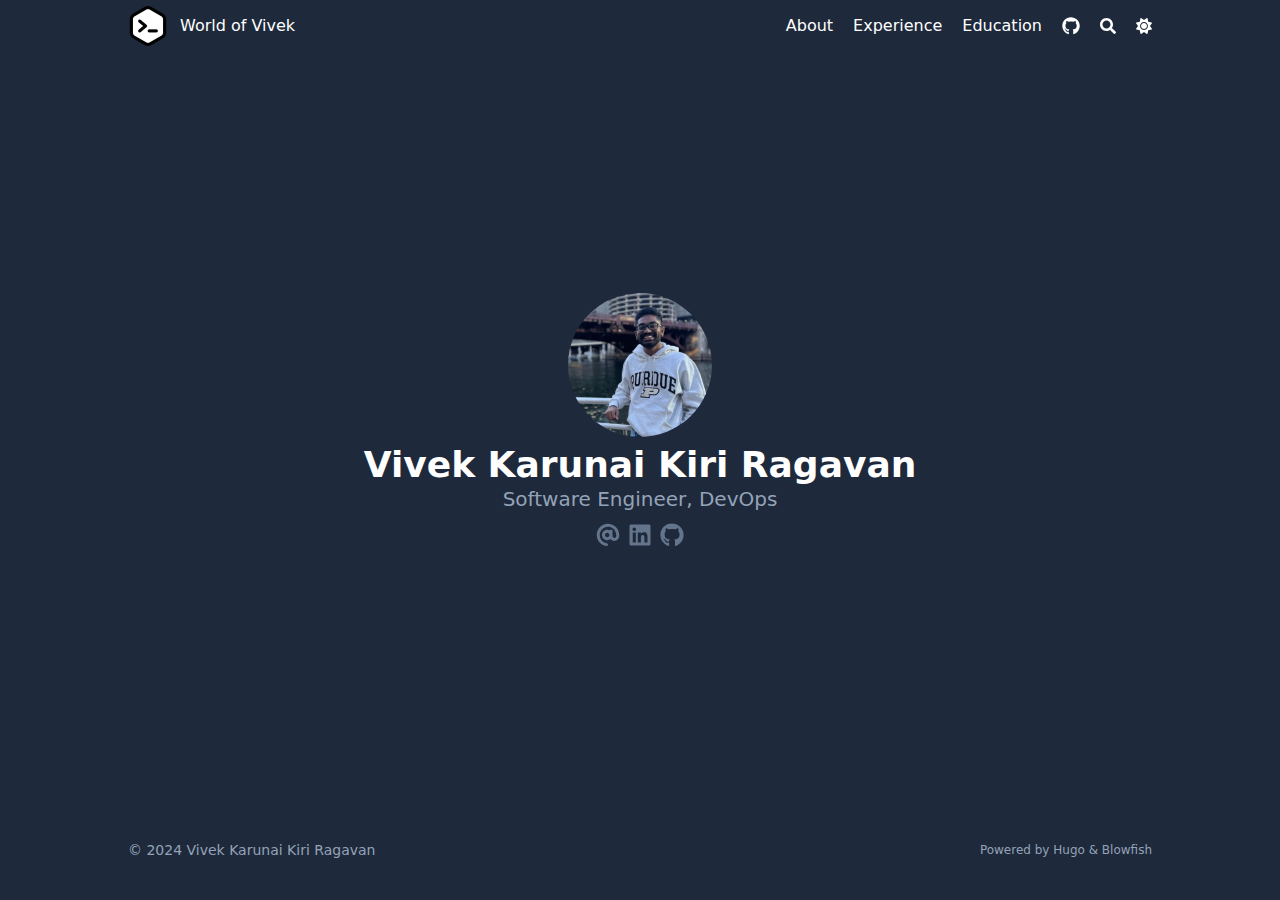
<file: index.html>
<!doctype html><html lang=en dir=ltr class=scroll-smooth data-default-appearance=dark data-auto-appearance=true><head><meta name=generator content="Hugo 0.139.4"><meta charset=utf-8><meta http-equiv=content-language content="en"><meta name=viewport content="width=device-width,initial-scale=1"><meta http-equiv=X-UA-Compatible content="ie=edge"><title>World of Vivek</title>
<meta name=title content="World of Vivek"><link rel=canonical href=https://vivekk16.github.io/><link rel=alternate type=application/rss+xml href=/index.xml title="World of Vivek"><link rel=alternate type=application/json href=/index.json title="World of Vivek"><link type=text/css rel=stylesheet href=/css/main.bundle.min.d6bb98019534e406d5bc540480fc49970348881b7fb6de4b8882c273c3608708ee23ff428cefeaf2bd81066a12376ee0e5064b96079bbc664855554d3b1453aa.css integrity="sha512-1ruYAZU05AbVvFQEgPxJlwNIiBt/tt5LiILCc8NghwjuI/9CjO/q8r2BBmoSN27g5QZLlgebvGZIVVVNOxRTqg=="><script type=text/javascript src=/js/appearance.min.516a16745bea5a9bd011138d254cc0fd3973cd55ce6e15f3dec763e7c7c2c7448f8fe7b54cca811cb821b0c7e12cd161caace1dd794ac3d34d40937cbcc9ee12.js integrity="sha512-UWoWdFvqWpvQERONJUzA/TlzzVXObhXz3sdj58fCx0SPj+e1TMqBHLghsMfhLNFhyqzh3XlKw9NNQJN8vMnuEg=="></script><script defer type=text/javascript id=script-bundle src=/js/main.bundle.min.c178288131a2f1ad46910438db47ac5f7e1c48cf949e49f6dc3310c8ec9660e23fe505805eba4e2e73711335808500360d773a2b64322feb35df52856edca286.js integrity="sha512-wXgogTGi8a1GkQQ420esX34cSM+Unkn23DMQyOyWYOI/5QWAXrpOLnNxEzWAhQA2DXc6K2QyL+s131KFbtyihg==" data-copy data-copied></script><script src=/lib/zoom/zoom.min.37d2094687372da3f7343a221a470f6b8806f7891aa46a5a03966af7f0ebd38b9fe536cb154e6ad28f006d184b294525a7c4054b6bbb4be62d8b453b42db99bd.js integrity="sha512-N9IJRoc3LaP3NDoiGkcPa4gG94kapGpaA5Zq9/Dr04uf5TbLFU5q0o8AbRhLKUUlp8QFS2u7S+Yti0U7QtuZvQ=="></script><link rel=apple-touch-icon sizes=180x180 href=/apple-touch-icon.png><link rel=icon type=image/png sizes=32x32 href=/favicon-32x32.png><link rel=icon type=image/png sizes=16x16 href=/favicon-16x16.png><link rel=manifest href=/site.webmanifest><meta property="og:url" content="https://vivekk16.github.io/"><meta property="og:site_name" content="World of Vivek"><meta property="og:title" content="World of Vivek"><meta property="og:locale" content="en"><meta property="og:type" content="website"><meta name=twitter:card content="summary"><meta name=twitter:title content="World of Vivek"><script type=application/ld+json>{"@context":"https://schema.org","@type":"WebSite","@id":"https:\/\/vivekk16.github.io\/","name":"World of Vivek","inLanguage":"en","url":"https:\/\/vivekk16.github.io\/","publisher":{"@type":"Person","name":"Vivek Karunai Kiri Ragavan"}}</script><meta name=author content="Vivek Karunai Kiri Ragavan"><link href=mailto:vkarunai@purdue.edu rel=me><link href=https://linkedin.com/in/vivek-kk-ragavan rel=me><link href=https://github.com/vivekk16 rel=me><script src=/lib/jquery/jquery.slim.min.b0dca576e87d7eaa5850ae4e61759c065786cdb6489d68fcc82240539eebd5da522bdb4fda085ffd245808c8fe2acb2516408eb774ef26b5f6015fc6737c0ea8.js integrity="sha512-sNylduh9fqpYUK5OYXWcBleGzbZInWj8yCJAU57r1dpSK9tP2ghf/SRYCMj+KsslFkCOt3TvJrX2AV/Gc3wOqA=="></script><meta name=theme-color></head><body class="flex flex-col h-screen px-6 m-auto text-lg leading-7 max-w-7xl bg-neutral text-neutral-900 dark:bg-neutral-800 dark:text-neutral sm:px-14 md:px-24 lg:px-32 scrollbar-thin scrollbar-track-neutral-200 scrollbar-thumb-neutral-400 dark:scrollbar-track-neutral-800 dark:scrollbar-thumb-neutral-600"><div id=the-top class="absolute flex self-center"><a class="px-3 py-1 text-sm -translate-y-8 rounded-b-lg bg-primary-200 focus:translate-y-0 dark:bg-neutral-600" href=#main-content><span class="font-bold text-primary-600 ltr:pr-2 rtl:pl-2 dark:text-primary-400">&darr;</span>Skip to main content</a></div><div style=padding-left:0;padding-right:0;padding-top:2px;padding-bottom:3px class="main-menu flex items-center justify-between px-4 py-6 sm:px-6 md:justify-start space-x-3"><div><a href=/ class=flex><span class=sr-only>World of Vivek</span>
<img src=/img/logo.png width=40 height=40 class="logo max-h-[5rem] max-w-[5rem] object-scale-down object-left nozoom" alt="World of Vivek"></a></div><div class="flex flex-1 items-center justify-between"><nav class="flex space-x-3"><a href=/ class="text-base font-medium text-gray-500 hover:text-gray-900">World of Vivek</a></nav><nav class="hidden md:flex items-center space-x-5 md:ml-12 h-12"><a href=/about/ class="flex items-center text-gray-500 hover:text-primary-600 dark:hover:text-primary-400"><p class="text-base font-medium" title>About</p></a><a href=/experience/ class="flex items-center text-gray-500 hover:text-primary-600 dark:hover:text-primary-400"><p class="text-base font-medium" title>Experience</p></a><a href=/education/ class="flex items-center text-gray-500 hover:text-primary-600 dark:hover:text-primary-400"><p class="text-base font-medium" title>Education</p></a><a href=https://github.com/vivekk16 target=_blank class="flex items-center text-gray-500 hover:text-primary-600 dark:hover:text-primary-400"><span><span class="relative block icon"><svg viewBox="0 0 496 512"><path fill="currentcolor" d="M165.9 397.4c0 2-2.3 3.6-5.2 3.6-3.3.3-5.6-1.3-5.6-3.6.0-2 2.3-3.6 5.2-3.6 3-.3 5.6 1.3 5.6 3.6zm-31.1-4.5c-.7 2 1.3 4.3 4.3 4.9 2.6 1 5.6.0 6.2-2s-1.3-4.3-4.3-5.2c-2.6-.7-5.5.3-6.2 2.3zm44.2-1.7c-2.9.7-4.9 2.6-4.6 4.9.3 2 2.9 3.3 5.9 2.6 2.9-.7 4.9-2.6 4.6-4.6-.3-1.9-3-3.2-5.9-2.9zM244.8 8C106.1 8 0 113.3.0 252c0 110.9 69.8 205.8 169.5 239.2 12.8 2.3 17.3-5.6 17.3-12.1.0-6.2-.3-40.4-.3-61.4.0.0-70 15-84.7-29.8.0.0-11.4-29.1-27.8-36.6.0.0-22.9-15.7 1.6-15.4.0.0 24.9 2 38.6 25.8 21.9 38.6 58.6 27.5 72.9 20.9 2.3-16 8.8-27.1 16-33.7-55.9-6.2-112.3-14.3-112.3-110.5.0-27.5 7.6-41.3 23.6-58.9-2.6-6.5-11.1-33.3 2.6-67.9 20.9-6.5 69 27 69 27 20-5.6 41.5-8.5 62.8-8.5s42.8 2.9 62.8 8.5c0 0 48.1-33.6 69-27 13.7 34.7 5.2 61.4 2.6 67.9 16 17.7 25.8 31.5 25.8 58.9.0 96.5-58.9 104.2-114.8 110.5 9.2 7.9 17 22.9 17 46.4.0 33.7-.3 75.4-.3 83.6.0 6.5 4.6 14.4 17.3 12.1C428.2 457.8 496 362.9 496 252 496 113.3 383.5 8 244.8 8zM97.2 352.9c-1.3 1-1 3.3.7 5.2 1.6 1.6 3.9 2.3 5.2 1 1.3-1 1-3.3-.7-5.2-1.6-1.6-3.9-2.3-5.2-1zm-10.8-8.1c-.7 1.3.3 2.9 2.3 3.9 1.6 1 3.6.7 4.3-.7.7-1.3-.3-2.9-2.3-3.9-2-.6-3.6-.3-4.3.7zm32.4 35.6c-1.6 1.3-1 4.3 1.3 6.2 2.3 2.3 5.2 2.6 6.5 1 1.3-1.3.7-4.3-1.3-6.2-2.2-2.3-5.2-2.6-6.5-1zm-11.4-14.7c-1.6 1-1.6 3.6.0 5.9 1.6 2.3 4.3 3.3 5.6 2.3 1.6-1.3 1.6-3.9.0-6.2-1.4-2.3-4-3.3-5.6-2z"/></svg></span></span><p class="text-base font-medium" title></p></a><button id=search-button aria-label=Search class="text-base hover:text-primary-600 dark:hover:text-primary-400" title>
<span class="relative block icon"><svg aria-hidden="true" focusable="false" data-prefix="fas" data-icon="search" class="svg-inline--fa fa-search fa-w-16" role="img" viewBox="0 0 512 512"><path fill="currentcolor" d="M505 442.7 405.3 343c-4.5-4.5-10.6-7-17-7H372c27.6-35.3 44-79.7 44-128C416 93.1 322.9.0 208 0S0 93.1.0 208s93.1 208 208 208c48.3.0 92.7-16.4 128-44v16.3c0 6.4 2.5 12.5 7 17l99.7 99.7c9.4 9.4 24.6 9.4 33.9.0l28.3-28.3c9.4-9.4 9.4-24.6.1-34zM208 336c-70.7.0-128-57.2-128-128 0-70.7 57.2-128 128-128 70.7.0 128 57.2 128 128 0 70.7-57.2 128-128 128z"/></svg></span></button><div class="ltr:mr-14 rtl:ml-14 flex items-center"><button id=appearance-switcher aria-label="Dark mode switcher" type=button class="text-base hover:text-primary-600 dark:hover:text-primary-400"><div class="flex items-center justify-center dark:hidden"><span class="relative block icon"><svg viewBox="0 0 512 512"><path fill="currentcolor" d="M32 256C32 132.2 132.3 32 255.8 32c11.36.0 29.7 1.668 40.9 3.746 9.616 1.777 11.75 14.63 3.279 19.44C245 86.5 211.2 144.6 211.2 207.8c0 109.7 99.71 193 208.3 172.3 9.561-1.805 16.28 9.324 10.11 16.95C387.9 448.6 324.8 480 255.8 480 132.1 480 32 379.6 32 256z"/></svg></span></div><div class="items-center justify-center hidden dark:flex"><span class="relative block icon"><svg viewBox="0 0 512 512"><path fill="currentcolor" d="M256 159.1c-53.02.0-95.1 42.98-95.1 95.1s41.2 96.9 95.1 96.9 95.1-42.98 95.1-95.1S309 159.1 256 159.1zM509.3 347l-63.2-91.9 63.15-91.01c6.332-9.125 1.104-21.74-9.826-23.72l-109-19.7-19.7-109c-1.975-10.93-14.59-16.16-23.72-9.824L256 65.89 164.1 2.736c-9.125-6.332-21.74-1.107-23.72 9.824L121.6 121.6 12.56 141.3C1.633 143.2-3.596 155.9 2.736 164.1L65.89 256 2.74 347.01c-6.332 9.125-1.105 21.74 9.824 23.72l109 19.7 19.7 109c1.975 10.93 14.59 16.16 23.72 9.824L256 446.1l91.01 63.15c9.127 6.334 21.75 1.107 23.72-9.822l19.7-109 109-19.7C510.4 368.8 515.6 356.1 509.3 347zM256 383.1c-70.69.0-127.1-57.31-127.1-127.1.0-70.69 57.31-127.1 127.1-127.1S383.1 186.2 383.1 256c0 70.7-56.4 127.1-127.1 127.1z"/></svg></span></div></button></div></nav><div class="flex md:hidden items-center space-x-5 md:ml-12 h-12"><span></span>
<button id=search-button-mobile aria-label=Search class="text-base hover:text-primary-600 dark:hover:text-primary-400" title>
<span class="relative block icon"><svg aria-hidden="true" focusable="false" data-prefix="fas" data-icon="search" class="svg-inline--fa fa-search fa-w-16" role="img" viewBox="0 0 512 512"><path fill="currentcolor" d="M505 442.7 405.3 343c-4.5-4.5-10.6-7-17-7H372c27.6-35.3 44-79.7 44-128C416 93.1 322.9.0 208 0S0 93.1.0 208s93.1 208 208 208c48.3.0 92.7-16.4 128-44v16.3c0 6.4 2.5 12.5 7 17l99.7 99.7c9.4 9.4 24.6 9.4 33.9.0l28.3-28.3c9.4-9.4 9.4-24.6.1-34zM208 336c-70.7.0-128-57.2-128-128 0-70.7 57.2-128 128-128 70.7.0 128 57.2 128 128 0 70.7-57.2 128-128 128z"/></svg>
</span></button>
<button id=appearance-switcher-mobile aria-label="Dark mode switcher" type=button class="text-base hover:text-primary-600 dark:hover:text-primary-400" style=margin-right:5px><div class="flex items-center justify-center dark:hidden"><span class="relative block icon"><svg viewBox="0 0 512 512"><path fill="currentcolor" d="M32 256C32 132.2 132.3 32 255.8 32c11.36.0 29.7 1.668 40.9 3.746 9.616 1.777 11.75 14.63 3.279 19.44C245 86.5 211.2 144.6 211.2 207.8c0 109.7 99.71 193 208.3 172.3 9.561-1.805 16.28 9.324 10.11 16.95C387.9 448.6 324.8 480 255.8 480 132.1 480 32 379.6 32 256z"/></svg></span></div><div class="items-center justify-center hidden dark:flex"><span class="relative block icon"><svg viewBox="0 0 512 512"><path fill="currentcolor" d="M256 159.1c-53.02.0-95.1 42.98-95.1 95.1s41.2 96.9 95.1 96.9 95.1-42.98 95.1-95.1S309 159.1 256 159.1zM509.3 347l-63.2-91.9 63.15-91.01c6.332-9.125 1.104-21.74-9.826-23.72l-109-19.7-19.7-109c-1.975-10.93-14.59-16.16-23.72-9.824L256 65.89 164.1 2.736c-9.125-6.332-21.74-1.107-23.72 9.824L121.6 121.6 12.56 141.3C1.633 143.2-3.596 155.9 2.736 164.1L65.89 256 2.74 347.01c-6.332 9.125-1.105 21.74 9.824 23.72l109 19.7 19.7 109c1.975 10.93 14.59 16.16 23.72 9.824L256 446.1l91.01 63.15c9.127 6.334 21.75 1.107 23.72-9.822l19.7-109 109-19.7C510.4 368.8 515.6 356.1 509.3 347zM256 383.1c-70.69.0-127.1-57.31-127.1-127.1.0-70.69 57.31-127.1 127.1-127.1S383.1 186.2 383.1 256c0 70.7-56.4 127.1-127.1 127.1z"/></svg></span></div></button></div></div><div class="-my-2 -mr-2 md:hidden"><label id=menu-button class=block><div class="cursor-pointer hover:text-primary-600 dark:hover:text-primary-400"><span class="relative block icon"><svg viewBox="0 0 448 512"><path fill="currentcolor" d="M0 96C0 78.33 14.33 64 32 64H416c17.7.0 32 14.33 32 32 0 17.7-14.3 32-32 32H32C14.33 128 0 113.7.0 96zM0 256c0-17.7 14.33-32 32-32H416c17.7.0 32 14.3 32 32s-14.3 32-32 32H32c-17.67.0-32-14.3-32-32zM416 448H32c-17.67.0-32-14.3-32-32s14.33-32 32-32H416c17.7.0 32 14.3 32 32s-14.3 32-32 32z"/></svg></span></div><div id=menu-wrapper style=padding-top:5px class="fixed inset-0 z-30 invisible w-screen h-screen m-0 overflow-auto transition-opacity opacity-0 cursor-default bg-neutral-100/50 backdrop-blur-sm dark:bg-neutral-900/50"><ul class="flex space-y-2 mt-3 flex-col items-end w-full px-6 py-6 mx-auto overflow-visible list-none ltr:text-right rtl:text-left max-w-7xl"><li id=menu-close-button><span class="cursor-pointer inline-block align-text-bottom hover:text-primary-600 dark:hover:text-primary-400"><span class="relative block icon"><svg viewBox="0 0 320 512"><path fill="currentcolor" d="M310.6 361.4c12.5 12.5 12.5 32.75.0 45.25C304.4 412.9 296.2 416 288 416s-16.38-3.125-22.62-9.375L160 301.3 54.63 406.6C48.38 412.9 40.19 416 32 416S15.63 412.9 9.375 406.6c-12.5-12.5-12.5-32.75.0-45.25l105.4-105.4L9.375 150.6c-12.5-12.5-12.5-32.75.0-45.25s32.75-12.5 45.25.0L160 210.8l105.4-105.4c12.5-12.5 32.75-12.5 45.25.0s12.5 32.75.0 45.25l-105.4 105.4L310.6 361.4z"/></svg></span></span></li><li class=mt-1><a href=/about/ class="flex items-center text-gray-500 hover:text-primary-600 dark:hover:text-primary-400"><p class="text-bg font-bg" title>About</p></a></li><li class=mt-1><a href=/experience/ class="flex items-center text-gray-500 hover:text-primary-600 dark:hover:text-primary-400"><p class="text-bg font-bg" title>Experience</p></a></li><li class=mt-1><a href=/education/ class="flex items-center text-gray-500 hover:text-primary-600 dark:hover:text-primary-400"><p class="text-bg font-bg" title>Education</p></a></li><li class=mt-1><a href=https://github.com/vivekk16 target=_blank class="flex items-center text-gray-500 hover:text-primary-600 dark:hover:text-primary-400"><div><span class="relative block icon"><svg viewBox="0 0 496 512"><path fill="currentcolor" d="M165.9 397.4c0 2-2.3 3.6-5.2 3.6-3.3.3-5.6-1.3-5.6-3.6.0-2 2.3-3.6 5.2-3.6 3-.3 5.6 1.3 5.6 3.6zm-31.1-4.5c-.7 2 1.3 4.3 4.3 4.9 2.6 1 5.6.0 6.2-2s-1.3-4.3-4.3-5.2c-2.6-.7-5.5.3-6.2 2.3zm44.2-1.7c-2.9.7-4.9 2.6-4.6 4.9.3 2 2.9 3.3 5.9 2.6 2.9-.7 4.9-2.6 4.6-4.6-.3-1.9-3-3.2-5.9-2.9zM244.8 8C106.1 8 0 113.3.0 252c0 110.9 69.8 205.8 169.5 239.2 12.8 2.3 17.3-5.6 17.3-12.1.0-6.2-.3-40.4-.3-61.4.0.0-70 15-84.7-29.8.0.0-11.4-29.1-27.8-36.6.0.0-22.9-15.7 1.6-15.4.0.0 24.9 2 38.6 25.8 21.9 38.6 58.6 27.5 72.9 20.9 2.3-16 8.8-27.1 16-33.7-55.9-6.2-112.3-14.3-112.3-110.5.0-27.5 7.6-41.3 23.6-58.9-2.6-6.5-11.1-33.3 2.6-67.9 20.9-6.5 69 27 69 27 20-5.6 41.5-8.5 62.8-8.5s42.8 2.9 62.8 8.5c0 0 48.1-33.6 69-27 13.7 34.7 5.2 61.4 2.6 67.9 16 17.7 25.8 31.5 25.8 58.9.0 96.5-58.9 104.2-114.8 110.5 9.2 7.9 17 22.9 17 46.4.0 33.7-.3 75.4-.3 83.6.0 6.5 4.6 14.4 17.3 12.1C428.2 457.8 496 362.9 496 252 496 113.3 383.5 8 244.8 8zM97.2 352.9c-1.3 1-1 3.3.7 5.2 1.6 1.6 3.9 2.3 5.2 1 1.3-1 1-3.3-.7-5.2-1.6-1.6-3.9-2.3-5.2-1zm-10.8-8.1c-.7 1.3.3 2.9 2.3 3.9 1.6 1 3.6.7 4.3-.7.7-1.3-.3-2.9-2.3-3.9-2-.6-3.6-.3-4.3.7zm32.4 35.6c-1.6 1.3-1 4.3 1.3 6.2 2.3 2.3 5.2 2.6 6.5 1 1.3-1.3.7-4.3-1.3-6.2-2.2-2.3-5.2-2.6-6.5-1zm-11.4-14.7c-1.6 1-1.6 3.6.0 5.9 1.6 2.3 4.3 3.3 5.6 2.3 1.6-1.3 1.6-3.9.0-6.2-1.4-2.3-4-3.3-5.6-2z"/></svg></span></div><p class="text-bg font-bg" title></p></a></li></ul></div></label></div></div><div class="relative flex flex-col grow"><main id=main-content class=grow><article class="h-full
flex flex-col items-center justify-center text-center"><header class="relative px-1 py-1 flex flex-col items-center mb-3"><img class="mb-2 rounded-full h-36 w-36" width=144 height=144 alt="Vivek Karunai Kiri Ragavan" src=/img/dp_hu11734553750289875501.jpeg><h1 class="text-4xl font-extrabold">Vivek Karunai Kiri Ragavan</h1><h2 class="text-xl text-neutral-500 dark:text-neutral-400">Software Engineer, DevOps</h2><div class="mt-1 text-2xl"><div class="flex flex-wrap text-neutral-400 dark:text-neutral-500"><a class="px-1 hover:text-primary-700 dark:hover:text-primary-400" href=mailto:vkarunai@purdue.edu target=_blank aria-label=Email rel="me noopener noreferrer"><span class="inline-block align-text-bottom"><span class="relative block icon"><svg viewBox="0 0 512 512"><path fill="currentcolor" d="M207.8 20.73c-93.45 18.32-168.7 93.66-187 187.1-27.64 140.9 68.65 266.2 199.1 285.1 19.01 2.888 36.17-12.26 36.17-31.49l1e-4-.6631c0-15.74-11.44-28.88-26.84-31.24-84.35-12.98-149.2-86.13-149.2-174.2.0-102.9 88.61-185.5 193.4-175.4 91.54 8.869 158.6 91.25 158.6 183.2v16.16c0 22.09-17.94 40.05-40 40.05s-40.01-17.96-40.01-40.05v-120.1c0-8.847-7.161-16.02-16.01-16.02l-31.98.0036c-7.299.0-13.2 4.992-15.12 11.68-24.85-12.15-54.24-16.38-86.06-5.106-38.75 13.73-68.12 48.91-73.72 89.64-9.483 69.01 43.81 128 110.9 128 26.44.0 50.43-9.544 69.59-24.88 24 31.3 65.23 48.69 109.4 37.49C465.2 369.3 496 324.1 495.1 277.2V256.3c0-149.2-133.9-265.632-287.3-235.57zM239.1 304.3c-26.47.0-48-21.56-48-48.05s21.53-48.05 48-48.05 48 21.56 48 48.05-20.6 48.05-48 48.05z"/></svg>
</span></span></a><a class="px-1 hover:text-primary-700 dark:hover:text-primary-400" href=https://linkedin.com/in/vivek-kk-ragavan target=_blank aria-label=Linkedin rel="me noopener noreferrer"><span class="inline-block align-text-bottom"><span class="relative block icon"><svg viewBox="0 0 448 512"><path fill="currentcolor" d="M416 32H31.9C14.3 32 0 46.5.0 64.3v383.4C0 465.5 14.3 480 31.9 480H416c17.6.0 32-14.5 32-32.3V64.3c0-17.8-14.4-32.3-32-32.3zM135.4 416H69V202.2h66.5V416zm-33.2-243c-21.3.0-38.5-17.3-38.5-38.5S80.9 96 102.2 96c21.2.0 38.5 17.3 38.5 38.5.0 21.3-17.2 38.5-38.5 38.5zm282.1 243h-66.4V312c0-24.8-.5-56.7-34.5-56.7-34.6.0-39.9 27-39.9 54.9V416h-66.4V202.2h63.7v29.2h.9c8.9-16.8 30.6-34.5 62.9-34.5 67.2.0 79.7 44.3 79.7 101.9V416z"/></svg>
</span></span></a><a class="px-1 hover:text-primary-700 dark:hover:text-primary-400" href=https://github.com/vivekk16 target=_blank aria-label=Github rel="me noopener noreferrer"><span class="inline-block align-text-bottom"><span class="relative block icon"><svg viewBox="0 0 496 512"><path fill="currentcolor" d="M165.9 397.4c0 2-2.3 3.6-5.2 3.6-3.3.3-5.6-1.3-5.6-3.6.0-2 2.3-3.6 5.2-3.6 3-.3 5.6 1.3 5.6 3.6zm-31.1-4.5c-.7 2 1.3 4.3 4.3 4.9 2.6 1 5.6.0 6.2-2s-1.3-4.3-4.3-5.2c-2.6-.7-5.5.3-6.2 2.3zm44.2-1.7c-2.9.7-4.9 2.6-4.6 4.9.3 2 2.9 3.3 5.9 2.6 2.9-.7 4.9-2.6 4.6-4.6-.3-1.9-3-3.2-5.9-2.9zM244.8 8C106.1 8 0 113.3.0 252c0 110.9 69.8 205.8 169.5 239.2 12.8 2.3 17.3-5.6 17.3-12.1.0-6.2-.3-40.4-.3-61.4.0.0-70 15-84.7-29.8.0.0-11.4-29.1-27.8-36.6.0.0-22.9-15.7 1.6-15.4.0.0 24.9 2 38.6 25.8 21.9 38.6 58.6 27.5 72.9 20.9 2.3-16 8.8-27.1 16-33.7-55.9-6.2-112.3-14.3-112.3-110.5.0-27.5 7.6-41.3 23.6-58.9-2.6-6.5-11.1-33.3 2.6-67.9 20.9-6.5 69 27 69 27 20-5.6 41.5-8.5 62.8-8.5s42.8 2.9 62.8 8.5c0 0 48.1-33.6 69-27 13.7 34.7 5.2 61.4 2.6 67.9 16 17.7 25.8 31.5 25.8 58.9.0 96.5-58.9 104.2-114.8 110.5 9.2 7.9 17 22.9 17 46.4.0 33.7-.3 75.4-.3 83.6.0 6.5 4.6 14.4 17.3 12.1C428.2 457.8 496 362.9 496 252 496 113.3 383.5 8 244.8 8zM97.2 352.9c-1.3 1-1 3.3.7 5.2 1.6 1.6 3.9 2.3 5.2 1 1.3-1 1-3.3-.7-5.2-1.6-1.6-3.9-2.3-5.2-1zm-10.8-8.1c-.7 1.3.3 2.9 2.3 3.9 1.6 1 3.6.7 4.3-.7.7-1.3-.3-2.9-2.3-3.9-2-.6-3.6-.3-4.3.7zm32.4 35.6c-1.6 1.3-1 4.3 1.3 6.2 2.3 2.3 5.2 2.6 6.5 1 1.3-1.3.7-4.3-1.3-6.2-2.2-2.3-5.2-2.6-6.5-1zm-11.4-14.7c-1.6 1-1.6 3.6.0 5.9 1.6 2.3 4.3 3.3 5.6 2.3 1.6-1.3 1.6-3.9.0-6.2-1.4-2.3-4-3.3-5.6-2z"/></svg></span></span></a></div></div></header><section class="prose dark:prose-invert"></section></article><section></section></main><footer id=site-footer class="py-10 print:hidden"><div class="flex items-center justify-between"><p class="text-sm text-neutral-500 dark:text-neutral-400">&copy;
2024
Vivek Karunai Kiri Ragavan</p><p class="text-xs text-neutral-500 dark:text-neutral-400">Powered by <a class="hover:underline hover:decoration-primary-400 hover:text-primary-500" href=https://gohugo.io/ target=_blank rel="noopener noreferrer">Hugo</a> & <a class="hover:underline hover:decoration-primary-400 hover:text-primary-500" href=https://blowfish.page/ target=_blank rel="noopener noreferrer">Blowfish</a></p></div><script>mediumZoom(document.querySelectorAll("img:not(.nozoom)"),{margin:24,background:"rgba(0,0,0,0.5)",scrollOffset:0})</script><script type=text/javascript src=/js/process.min.ee03488f19c93c2efb199e2e3014ea5f3cb2ce7d45154adb3399a158cac27ca52831db249ede5bb602700ef87eb02434139de0858af1818ab0fb4182472204a4.js integrity="sha512-7gNIjxnJPC77GZ4uMBTqXzyyzn1FFUrbM5mhWMrCfKUoMdsknt5btgJwDvh+sCQ0E53ghYrxgYqw+0GCRyIEpA=="></script></footer><div id=search-wrapper class="invisible fixed inset-0 flex h-screen w-screen cursor-default flex-col bg-neutral-500/50 p-4 backdrop-blur-sm dark:bg-neutral-900/50 sm:p-6 md:p-[10vh] lg:p-[12vh]" data-url=https://vivekk16.github.io/ style=z-index:500><div id=search-modal class="flex flex-col w-full max-w-3xl min-h-0 mx-auto border rounded-md shadow-lg top-20 border-neutral-200 bg-neutral dark:border-neutral-700 dark:bg-neutral-800"><header class="relative z-10 flex items-center justify-between flex-none px-2"><form class="flex items-center flex-auto min-w-0"><div class="flex items-center justify-center w-8 h-8 text-neutral-400"><span class="relative block icon"><svg aria-hidden="true" focusable="false" data-prefix="fas" data-icon="search" class="svg-inline--fa fa-search fa-w-16" role="img" viewBox="0 0 512 512"><path fill="currentcolor" d="M505 442.7 405.3 343c-4.5-4.5-10.6-7-17-7H372c27.6-35.3 44-79.7 44-128C416 93.1 322.9.0 208 0S0 93.1.0 208s93.1 208 208 208c48.3.0 92.7-16.4 128-44v16.3c0 6.4 2.5 12.5 7 17l99.7 99.7c9.4 9.4 24.6 9.4 33.9.0l28.3-28.3c9.4-9.4 9.4-24.6.1-34zM208 336c-70.7.0-128-57.2-128-128 0-70.7 57.2-128 128-128 70.7.0 128 57.2 128 128 0 70.7-57.2 128-128 128z"/></svg></span></div><input type=search id=search-query class="flex flex-auto h-12 mx-1 bg-transparent appearance-none focus:outline-dotted focus:outline-2 focus:outline-transparent" placeholder=Search tabindex=0></form><button id=close-search-button class="flex items-center justify-center w-8 h-8 text-neutral-700 hover:text-primary-600 dark:text-neutral dark:hover:text-primary-400" title="Close (Esc)">
<span class="relative block icon"><svg viewBox="0 0 320 512"><path fill="currentcolor" d="M310.6 361.4c12.5 12.5 12.5 32.75.0 45.25C304.4 412.9 296.2 416 288 416s-16.38-3.125-22.62-9.375L160 301.3 54.63 406.6C48.38 412.9 40.19 416 32 416S15.63 412.9 9.375 406.6c-12.5-12.5-12.5-32.75.0-45.25l105.4-105.4L9.375 150.6c-12.5-12.5-12.5-32.75.0-45.25s32.75-12.5 45.25.0L160 210.8l105.4-105.4c12.5-12.5 32.75-12.5 45.25.0s12.5 32.75.0 45.25l-105.4 105.4L310.6 361.4z"/></svg></span></button></header><section class="flex-auto px-2 overflow-auto"><ul id=search-results></ul></section></div></div></div></body></html>
</file>
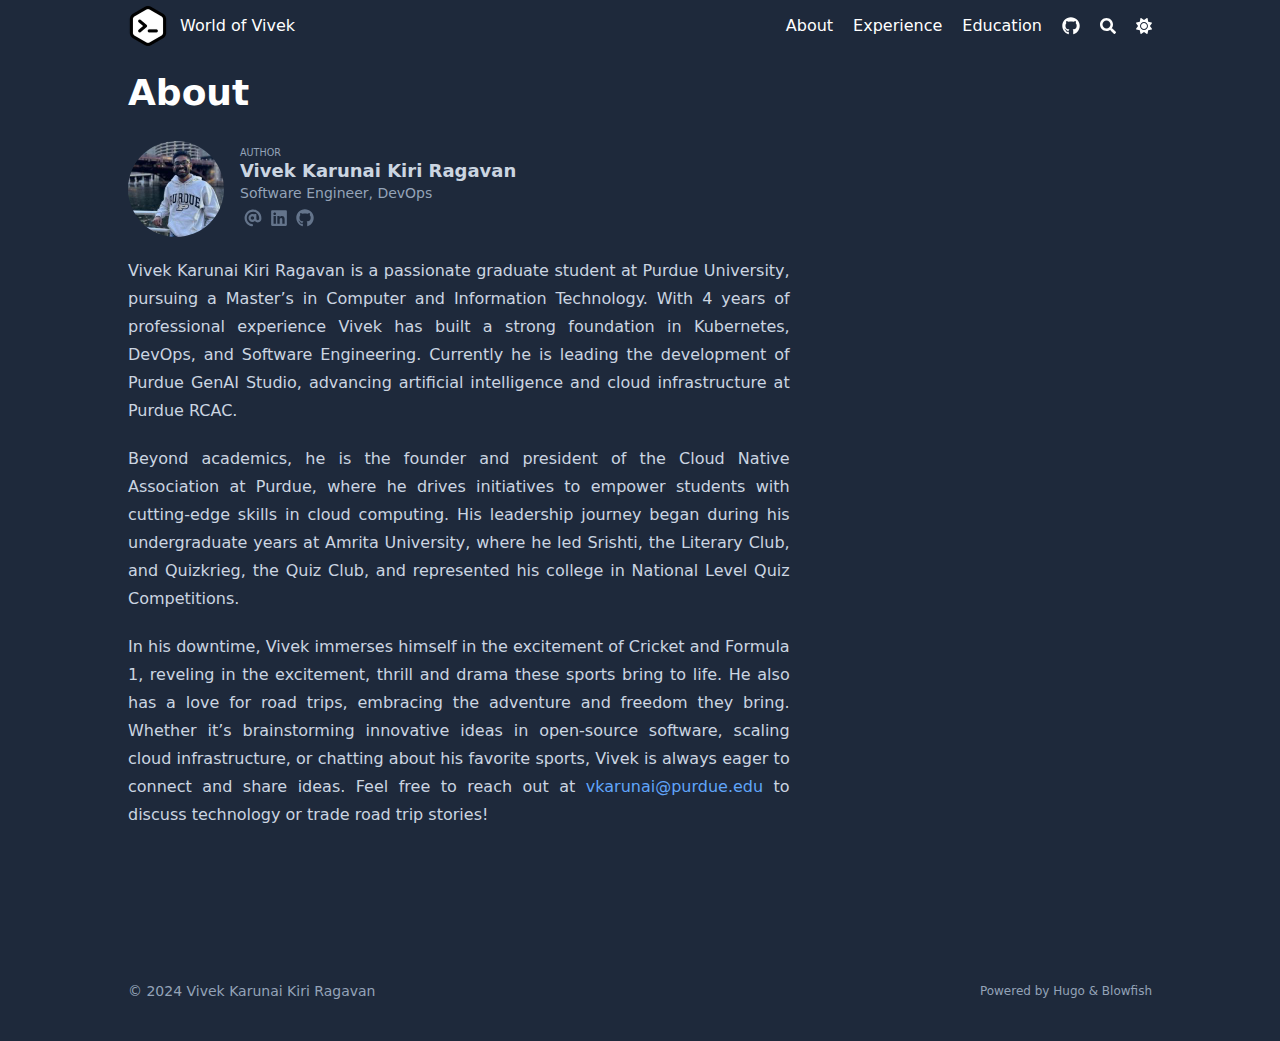
<file: about/index.html>
<!doctype html><html lang=en dir=ltr class=scroll-smooth data-default-appearance=dark data-auto-appearance=true><head><meta charset=utf-8><meta http-equiv=content-language content="en"><meta name=viewport content="width=device-width,initial-scale=1"><meta http-equiv=X-UA-Compatible content="ie=edge"><title>About &#183; World of Vivek</title>
<meta name=title content="About &#183; World of Vivek"><link rel=canonical href=https://vivekk16.github.io/about/><link type=text/css rel=stylesheet href=/css/main.bundle.min.d6bb98019534e406d5bc540480fc49970348881b7fb6de4b8882c273c3608708ee23ff428cefeaf2bd81066a12376ee0e5064b96079bbc664855554d3b1453aa.css integrity="sha512-1ruYAZU05AbVvFQEgPxJlwNIiBt/tt5LiILCc8NghwjuI/9CjO/q8r2BBmoSN27g5QZLlgebvGZIVVVNOxRTqg=="><script type=text/javascript src=/js/appearance.min.516a16745bea5a9bd011138d254cc0fd3973cd55ce6e15f3dec763e7c7c2c7448f8fe7b54cca811cb821b0c7e12cd161caace1dd794ac3d34d40937cbcc9ee12.js integrity="sha512-UWoWdFvqWpvQERONJUzA/TlzzVXObhXz3sdj58fCx0SPj+e1TMqBHLghsMfhLNFhyqzh3XlKw9NNQJN8vMnuEg=="></script><script defer type=text/javascript id=script-bundle src=/js/main.bundle.min.c178288131a2f1ad46910438db47ac5f7e1c48cf949e49f6dc3310c8ec9660e23fe505805eba4e2e73711335808500360d773a2b64322feb35df52856edca286.js integrity="sha512-wXgogTGi8a1GkQQ420esX34cSM+Unkn23DMQyOyWYOI/5QWAXrpOLnNxEzWAhQA2DXc6K2QyL+s131KFbtyihg==" data-copy data-copied></script><script src=/lib/zoom/zoom.min.37d2094687372da3f7343a221a470f6b8806f7891aa46a5a03966af7f0ebd38b9fe536cb154e6ad28f006d184b294525a7c4054b6bbb4be62d8b453b42db99bd.js integrity="sha512-N9IJRoc3LaP3NDoiGkcPa4gG94kapGpaA5Zq9/Dr04uf5TbLFU5q0o8AbRhLKUUlp8QFS2u7S+Yti0U7QtuZvQ=="></script><link rel=apple-touch-icon sizes=180x180 href=/apple-touch-icon.png><link rel=icon type=image/png sizes=32x32 href=/favicon-32x32.png><link rel=icon type=image/png sizes=16x16 href=/favicon-16x16.png><link rel=manifest href=/site.webmanifest><meta property="og:url" content="https://vivekk16.github.io/about/"><meta property="og:site_name" content="World of Vivek"><meta property="og:title" content="About"><meta property="og:description" content="Vivek Karunai Kiri Ragavan is a passionate graduate student at Purdue University, pursuing a Master’s in Computer and Information Technology. With 4 years of professional experience Vivek has built a strong foundation in Kubernetes, DevOps, and Software Engineering. Currently he is leading the development of Purdue GenAI Studio, advancing artificial intelligence and cloud infrastructure at Purdue RCAC. Beyond academics, he is the founder and president of the Cloud Native Association at Purdue, where he drives initiatives to empower students with cutting-edge skills in cloud computing. His leadership journey began during his undergraduate years at Amrita University, where he led Srishti, the Literary Club, and Quizkrieg, the Quiz Club, and represented his college in National Level Quiz Competitions."><meta property="og:locale" content="en"><meta property="og:type" content="article"><meta property="article:published_time" content="2022-06-13T20:55:37+01:00"><meta property="article:modified_time" content="2022-06-13T20:55:37+01:00"><meta name=twitter:card content="summary"><meta name=twitter:title content="About"><meta name=twitter:description content="Vivek Karunai Kiri Ragavan is a passionate graduate student at Purdue University, pursuing a Master’s in Computer and Information Technology. With 4 years of professional experience Vivek has built a strong foundation in Kubernetes, DevOps, and Software Engineering. Currently he is leading the development of Purdue GenAI Studio, advancing artificial intelligence and cloud infrastructure at Purdue RCAC. Beyond academics, he is the founder and president of the Cloud Native Association at Purdue, where he drives initiatives to empower students with cutting-edge skills in cloud computing. His leadership journey began during his undergraduate years at Amrita University, where he led Srishti, the Literary Club, and Quizkrieg, the Quiz Club, and represented his college in National Level Quiz Competitions."><script type=application/ld+json>[{"@context":"https://schema.org","@type":"Article","articleSection":"World of Vivek","name":"About","headline":"About","abstract":"\u003cdiv style=\u0022text-align: justify;\u0022\u003e\nVivek Karunai Kiri Ragavan is a passionate graduate student at Purdue University, pursuing a Master’s in Computer and Information Technology. With 4 years of professional experience Vivek has built a strong foundation in Kubernetes, DevOps, and Software Engineering. Currently he is leading the development of Purdue GenAI Studio, advancing artificial intelligence and cloud infrastructure at Purdue RCAC.\n\u003cp\u003eBeyond academics, he is the founder and president of the Cloud Native Association at Purdue, where he drives initiatives to empower students with cutting-edge skills in cloud computing. His leadership journey began during his undergraduate years at Amrita University, where he led Srishti, the Literary Club, and Quizkrieg, the Quiz Club, and represented his college in National Level Quiz Competitions.\u003c\/p\u003e","inLanguage":"en","url":"https:\/\/vivekk16.github.io\/about\/","author":{"@type":"Person","name":"Vivek Karunai Kiri Ragavan"},"copyrightYear":"2022","dateCreated":"2022-06-13T20:55:37\u002b01:00","datePublished":"2022-06-13T20:55:37\u002b01:00","dateModified":"2022-06-13T20:55:37\u002b01:00","mainEntityOfPage":"true","wordCount":"199"}]</script><meta name=author content="Vivek Karunai Kiri Ragavan"><link href=mailto:vkarunai@purdue.edu rel=me><link href=https://linkedin.com/in/vivek-kk-ragavan rel=me><link href=https://github.com/vivekk16 rel=me><script src=/lib/jquery/jquery.slim.min.b0dca576e87d7eaa5850ae4e61759c065786cdb6489d68fcc82240539eebd5da522bdb4fda085ffd245808c8fe2acb2516408eb774ef26b5f6015fc6737c0ea8.js integrity="sha512-sNylduh9fqpYUK5OYXWcBleGzbZInWj8yCJAU57r1dpSK9tP2ghf/SRYCMj+KsslFkCOt3TvJrX2AV/Gc3wOqA=="></script><meta name=theme-color></head><body class="flex flex-col h-screen px-6 m-auto text-lg leading-7 max-w-7xl bg-neutral text-neutral-900 dark:bg-neutral-800 dark:text-neutral sm:px-14 md:px-24 lg:px-32 scrollbar-thin scrollbar-track-neutral-200 scrollbar-thumb-neutral-400 dark:scrollbar-track-neutral-800 dark:scrollbar-thumb-neutral-600"><div id=the-top class="absolute flex self-center"><a class="px-3 py-1 text-sm -translate-y-8 rounded-b-lg bg-primary-200 focus:translate-y-0 dark:bg-neutral-600" href=#main-content><span class="font-bold text-primary-600 ltr:pr-2 rtl:pl-2 dark:text-primary-400">&darr;</span>Skip to main content</a></div><div style=padding-left:0;padding-right:0;padding-top:2px;padding-bottom:3px class="main-menu flex items-center justify-between px-4 py-6 sm:px-6 md:justify-start space-x-3"><div><a href=/ class=flex><span class=sr-only>World of Vivek</span>
<img src=/img/logo.png width=40 height=40 class="logo max-h-[5rem] max-w-[5rem] object-scale-down object-left nozoom" alt="World of Vivek"></a></div><div class="flex flex-1 items-center justify-between"><nav class="flex space-x-3"><a href=/ class="text-base font-medium text-gray-500 hover:text-gray-900">World of Vivek</a></nav><nav class="hidden md:flex items-center space-x-5 md:ml-12 h-12"><a href=/about/ class="flex items-center text-gray-500 hover:text-primary-600 dark:hover:text-primary-400"><p class="text-base font-medium" title>About</p></a><a href=/experience/ class="flex items-center text-gray-500 hover:text-primary-600 dark:hover:text-primary-400"><p class="text-base font-medium" title>Experience</p></a><a href=/education/ class="flex items-center text-gray-500 hover:text-primary-600 dark:hover:text-primary-400"><p class="text-base font-medium" title>Education</p></a><a href=https://github.com/vivekk16 target=_blank class="flex items-center text-gray-500 hover:text-primary-600 dark:hover:text-primary-400"><span><span class="relative block icon"><svg viewBox="0 0 496 512"><path fill="currentcolor" d="M165.9 397.4c0 2-2.3 3.6-5.2 3.6-3.3.3-5.6-1.3-5.6-3.6.0-2 2.3-3.6 5.2-3.6 3-.3 5.6 1.3 5.6 3.6zm-31.1-4.5c-.7 2 1.3 4.3 4.3 4.9 2.6 1 5.6.0 6.2-2s-1.3-4.3-4.3-5.2c-2.6-.7-5.5.3-6.2 2.3zm44.2-1.7c-2.9.7-4.9 2.6-4.6 4.9.3 2 2.9 3.3 5.9 2.6 2.9-.7 4.9-2.6 4.6-4.6-.3-1.9-3-3.2-5.9-2.9zM244.8 8C106.1 8 0 113.3.0 252c0 110.9 69.8 205.8 169.5 239.2 12.8 2.3 17.3-5.6 17.3-12.1.0-6.2-.3-40.4-.3-61.4.0.0-70 15-84.7-29.8.0.0-11.4-29.1-27.8-36.6.0.0-22.9-15.7 1.6-15.4.0.0 24.9 2 38.6 25.8 21.9 38.6 58.6 27.5 72.9 20.9 2.3-16 8.8-27.1 16-33.7-55.9-6.2-112.3-14.3-112.3-110.5.0-27.5 7.6-41.3 23.6-58.9-2.6-6.5-11.1-33.3 2.6-67.9 20.9-6.5 69 27 69 27 20-5.6 41.5-8.5 62.8-8.5s42.8 2.9 62.8 8.5c0 0 48.1-33.6 69-27 13.7 34.7 5.2 61.4 2.6 67.9 16 17.7 25.8 31.5 25.8 58.9.0 96.5-58.9 104.2-114.8 110.5 9.2 7.9 17 22.9 17 46.4.0 33.7-.3 75.4-.3 83.6.0 6.5 4.6 14.4 17.3 12.1C428.2 457.8 496 362.9 496 252 496 113.3 383.5 8 244.8 8zM97.2 352.9c-1.3 1-1 3.3.7 5.2 1.6 1.6 3.9 2.3 5.2 1 1.3-1 1-3.3-.7-5.2-1.6-1.6-3.9-2.3-5.2-1zm-10.8-8.1c-.7 1.3.3 2.9 2.3 3.9 1.6 1 3.6.7 4.3-.7.7-1.3-.3-2.9-2.3-3.9-2-.6-3.6-.3-4.3.7zm32.4 35.6c-1.6 1.3-1 4.3 1.3 6.2 2.3 2.3 5.2 2.6 6.5 1 1.3-1.3.7-4.3-1.3-6.2-2.2-2.3-5.2-2.6-6.5-1zm-11.4-14.7c-1.6 1-1.6 3.6.0 5.9 1.6 2.3 4.3 3.3 5.6 2.3 1.6-1.3 1.6-3.9.0-6.2-1.4-2.3-4-3.3-5.6-2z"/></svg></span></span><p class="text-base font-medium" title></p></a><button id=search-button aria-label=Search class="text-base hover:text-primary-600 dark:hover:text-primary-400" title>
<span class="relative block icon"><svg aria-hidden="true" focusable="false" data-prefix="fas" data-icon="search" class="svg-inline--fa fa-search fa-w-16" role="img" viewBox="0 0 512 512"><path fill="currentcolor" d="M505 442.7 405.3 343c-4.5-4.5-10.6-7-17-7H372c27.6-35.3 44-79.7 44-128C416 93.1 322.9.0 208 0S0 93.1.0 208s93.1 208 208 208c48.3.0 92.7-16.4 128-44v16.3c0 6.4 2.5 12.5 7 17l99.7 99.7c9.4 9.4 24.6 9.4 33.9.0l28.3-28.3c9.4-9.4 9.4-24.6.1-34zM208 336c-70.7.0-128-57.2-128-128 0-70.7 57.2-128 128-128 70.7.0 128 57.2 128 128 0 70.7-57.2 128-128 128z"/></svg></span></button><div class="ltr:mr-14 rtl:ml-14 flex items-center"><button id=appearance-switcher aria-label="Dark mode switcher" type=button class="text-base hover:text-primary-600 dark:hover:text-primary-400"><div class="flex items-center justify-center dark:hidden"><span class="relative block icon"><svg viewBox="0 0 512 512"><path fill="currentcolor" d="M32 256C32 132.2 132.3 32 255.8 32c11.36.0 29.7 1.668 40.9 3.746 9.616 1.777 11.75 14.63 3.279 19.44C245 86.5 211.2 144.6 211.2 207.8c0 109.7 99.71 193 208.3 172.3 9.561-1.805 16.28 9.324 10.11 16.95C387.9 448.6 324.8 480 255.8 480 132.1 480 32 379.6 32 256z"/></svg></span></div><div class="items-center justify-center hidden dark:flex"><span class="relative block icon"><svg viewBox="0 0 512 512"><path fill="currentcolor" d="M256 159.1c-53.02.0-95.1 42.98-95.1 95.1s41.2 96.9 95.1 96.9 95.1-42.98 95.1-95.1S309 159.1 256 159.1zM509.3 347l-63.2-91.9 63.15-91.01c6.332-9.125 1.104-21.74-9.826-23.72l-109-19.7-19.7-109c-1.975-10.93-14.59-16.16-23.72-9.824L256 65.89 164.1 2.736c-9.125-6.332-21.74-1.107-23.72 9.824L121.6 121.6 12.56 141.3C1.633 143.2-3.596 155.9 2.736 164.1L65.89 256 2.74 347.01c-6.332 9.125-1.105 21.74 9.824 23.72l109 19.7 19.7 109c1.975 10.93 14.59 16.16 23.72 9.824L256 446.1l91.01 63.15c9.127 6.334 21.75 1.107 23.72-9.822l19.7-109 109-19.7C510.4 368.8 515.6 356.1 509.3 347zM256 383.1c-70.69.0-127.1-57.31-127.1-127.1.0-70.69 57.31-127.1 127.1-127.1S383.1 186.2 383.1 256c0 70.7-56.4 127.1-127.1 127.1z"/></svg></span></div></button></div></nav><div class="flex md:hidden items-center space-x-5 md:ml-12 h-12"><span></span>
<button id=search-button-mobile aria-label=Search class="text-base hover:text-primary-600 dark:hover:text-primary-400" title>
<span class="relative block icon"><svg aria-hidden="true" focusable="false" data-prefix="fas" data-icon="search" class="svg-inline--fa fa-search fa-w-16" role="img" viewBox="0 0 512 512"><path fill="currentcolor" d="M505 442.7 405.3 343c-4.5-4.5-10.6-7-17-7H372c27.6-35.3 44-79.7 44-128C416 93.1 322.9.0 208 0S0 93.1.0 208s93.1 208 208 208c48.3.0 92.7-16.4 128-44v16.3c0 6.4 2.5 12.5 7 17l99.7 99.7c9.4 9.4 24.6 9.4 33.9.0l28.3-28.3c9.4-9.4 9.4-24.6.1-34zM208 336c-70.7.0-128-57.2-128-128 0-70.7 57.2-128 128-128 70.7.0 128 57.2 128 128 0 70.7-57.2 128-128 128z"/></svg>
</span></button>
<button id=appearance-switcher-mobile aria-label="Dark mode switcher" type=button class="text-base hover:text-primary-600 dark:hover:text-primary-400" style=margin-right:5px><div class="flex items-center justify-center dark:hidden"><span class="relative block icon"><svg viewBox="0 0 512 512"><path fill="currentcolor" d="M32 256C32 132.2 132.3 32 255.8 32c11.36.0 29.7 1.668 40.9 3.746 9.616 1.777 11.75 14.63 3.279 19.44C245 86.5 211.2 144.6 211.2 207.8c0 109.7 99.71 193 208.3 172.3 9.561-1.805 16.28 9.324 10.11 16.95C387.9 448.6 324.8 480 255.8 480 132.1 480 32 379.6 32 256z"/></svg></span></div><div class="items-center justify-center hidden dark:flex"><span class="relative block icon"><svg viewBox="0 0 512 512"><path fill="currentcolor" d="M256 159.1c-53.02.0-95.1 42.98-95.1 95.1s41.2 96.9 95.1 96.9 95.1-42.98 95.1-95.1S309 159.1 256 159.1zM509.3 347l-63.2-91.9 63.15-91.01c6.332-9.125 1.104-21.74-9.826-23.72l-109-19.7-19.7-109c-1.975-10.93-14.59-16.16-23.72-9.824L256 65.89 164.1 2.736c-9.125-6.332-21.74-1.107-23.72 9.824L121.6 121.6 12.56 141.3C1.633 143.2-3.596 155.9 2.736 164.1L65.89 256 2.74 347.01c-6.332 9.125-1.105 21.74 9.824 23.72l109 19.7 19.7 109c1.975 10.93 14.59 16.16 23.72 9.824L256 446.1l91.01 63.15c9.127 6.334 21.75 1.107 23.72-9.822l19.7-109 109-19.7C510.4 368.8 515.6 356.1 509.3 347zM256 383.1c-70.69.0-127.1-57.31-127.1-127.1.0-70.69 57.31-127.1 127.1-127.1S383.1 186.2 383.1 256c0 70.7-56.4 127.1-127.1 127.1z"/></svg></span></div></button></div></div><div class="-my-2 -mr-2 md:hidden"><label id=menu-button class=block><div class="cursor-pointer hover:text-primary-600 dark:hover:text-primary-400"><span class="relative block icon"><svg viewBox="0 0 448 512"><path fill="currentcolor" d="M0 96C0 78.33 14.33 64 32 64H416c17.7.0 32 14.33 32 32 0 17.7-14.3 32-32 32H32C14.33 128 0 113.7.0 96zM0 256c0-17.7 14.33-32 32-32H416c17.7.0 32 14.3 32 32s-14.3 32-32 32H32c-17.67.0-32-14.3-32-32zM416 448H32c-17.67.0-32-14.3-32-32s14.33-32 32-32H416c17.7.0 32 14.3 32 32s-14.3 32-32 32z"/></svg></span></div><div id=menu-wrapper style=padding-top:5px class="fixed inset-0 z-30 invisible w-screen h-screen m-0 overflow-auto transition-opacity opacity-0 cursor-default bg-neutral-100/50 backdrop-blur-sm dark:bg-neutral-900/50"><ul class="flex space-y-2 mt-3 flex-col items-end w-full px-6 py-6 mx-auto overflow-visible list-none ltr:text-right rtl:text-left max-w-7xl"><li id=menu-close-button><span class="cursor-pointer inline-block align-text-bottom hover:text-primary-600 dark:hover:text-primary-400"><span class="relative block icon"><svg viewBox="0 0 320 512"><path fill="currentcolor" d="M310.6 361.4c12.5 12.5 12.5 32.75.0 45.25C304.4 412.9 296.2 416 288 416s-16.38-3.125-22.62-9.375L160 301.3 54.63 406.6C48.38 412.9 40.19 416 32 416S15.63 412.9 9.375 406.6c-12.5-12.5-12.5-32.75.0-45.25l105.4-105.4L9.375 150.6c-12.5-12.5-12.5-32.75.0-45.25s32.75-12.5 45.25.0L160 210.8l105.4-105.4c12.5-12.5 32.75-12.5 45.25.0s12.5 32.75.0 45.25l-105.4 105.4L310.6 361.4z"/></svg></span></span></li><li class=mt-1><a href=/about/ class="flex items-center text-gray-500 hover:text-primary-600 dark:hover:text-primary-400"><p class="text-bg font-bg" title>About</p></a></li><li class=mt-1><a href=/experience/ class="flex items-center text-gray-500 hover:text-primary-600 dark:hover:text-primary-400"><p class="text-bg font-bg" title>Experience</p></a></li><li class=mt-1><a href=/education/ class="flex items-center text-gray-500 hover:text-primary-600 dark:hover:text-primary-400"><p class="text-bg font-bg" title>Education</p></a></li><li class=mt-1><a href=https://github.com/vivekk16 target=_blank class="flex items-center text-gray-500 hover:text-primary-600 dark:hover:text-primary-400"><div><span class="relative block icon"><svg viewBox="0 0 496 512"><path fill="currentcolor" d="M165.9 397.4c0 2-2.3 3.6-5.2 3.6-3.3.3-5.6-1.3-5.6-3.6.0-2 2.3-3.6 5.2-3.6 3-.3 5.6 1.3 5.6 3.6zm-31.1-4.5c-.7 2 1.3 4.3 4.3 4.9 2.6 1 5.6.0 6.2-2s-1.3-4.3-4.3-5.2c-2.6-.7-5.5.3-6.2 2.3zm44.2-1.7c-2.9.7-4.9 2.6-4.6 4.9.3 2 2.9 3.3 5.9 2.6 2.9-.7 4.9-2.6 4.6-4.6-.3-1.9-3-3.2-5.9-2.9zM244.8 8C106.1 8 0 113.3.0 252c0 110.9 69.8 205.8 169.5 239.2 12.8 2.3 17.3-5.6 17.3-12.1.0-6.2-.3-40.4-.3-61.4.0.0-70 15-84.7-29.8.0.0-11.4-29.1-27.8-36.6.0.0-22.9-15.7 1.6-15.4.0.0 24.9 2 38.6 25.8 21.9 38.6 58.6 27.5 72.9 20.9 2.3-16 8.8-27.1 16-33.7-55.9-6.2-112.3-14.3-112.3-110.5.0-27.5 7.6-41.3 23.6-58.9-2.6-6.5-11.1-33.3 2.6-67.9 20.9-6.5 69 27 69 27 20-5.6 41.5-8.5 62.8-8.5s42.8 2.9 62.8 8.5c0 0 48.1-33.6 69-27 13.7 34.7 5.2 61.4 2.6 67.9 16 17.7 25.8 31.5 25.8 58.9.0 96.5-58.9 104.2-114.8 110.5 9.2 7.9 17 22.9 17 46.4.0 33.7-.3 75.4-.3 83.6.0 6.5 4.6 14.4 17.3 12.1C428.2 457.8 496 362.9 496 252 496 113.3 383.5 8 244.8 8zM97.2 352.9c-1.3 1-1 3.3.7 5.2 1.6 1.6 3.9 2.3 5.2 1 1.3-1 1-3.3-.7-5.2-1.6-1.6-3.9-2.3-5.2-1zm-10.8-8.1c-.7 1.3.3 2.9 2.3 3.9 1.6 1 3.6.7 4.3-.7.7-1.3-.3-2.9-2.3-3.9-2-.6-3.6-.3-4.3.7zm32.4 35.6c-1.6 1.3-1 4.3 1.3 6.2 2.3 2.3 5.2 2.6 6.5 1 1.3-1.3.7-4.3-1.3-6.2-2.2-2.3-5.2-2.6-6.5-1zm-11.4-14.7c-1.6 1-1.6 3.6.0 5.9 1.6 2.3 4.3 3.3 5.6 2.3 1.6-1.3 1.6-3.9.0-6.2-1.4-2.3-4-3.3-5.6-2z"/></svg></span></div><p class="text-bg font-bg" title></p></a></li></ul></div></label></div></div><div class="relative flex flex-col grow"><main id=main-content class=grow><article><header id=single_header class="mt-5 max-w-prose"><h1 class="mt-0 text-4xl font-extrabold text-neutral-900 dark:text-neutral">About</h1><div class="mt-1 mb-6 text-base text-neutral-500 dark:text-neutral-400 print:hidden"><div class="flex flex-row flex-wrap items-center"></div></div><div class="flex author"><img class="!mt-0 !mb-0 h-24 w-24 rounded-full ltr:mr-4 rtl:ml-4" width=96 height=96 alt="Vivek Karunai Kiri Ragavan" src=/img/dp_hu14596942811751026563.jpeg><div class=place-self-center><div class="text-[0.6rem] uppercase leading-3 text-neutral-500 dark:text-neutral-400">Author</div><div class="font-semibold leading-6 text-neutral-800 dark:text-neutral-300">Vivek Karunai Kiri Ragavan</div><div class="text-sm text-neutral-700 dark:text-neutral-400">Software Engineer, DevOps</div><div class="text-2xl sm:text-lg"><div class="flex flex-wrap text-neutral-400 dark:text-neutral-500"><a class="px-1 hover:text-primary-700 dark:hover:text-primary-400" href=mailto:vkarunai@purdue.edu target=_blank aria-label=Email rel="me noopener noreferrer"><span class="inline-block align-text-bottom"><span class="relative block icon"><svg viewBox="0 0 512 512"><path fill="currentcolor" d="M207.8 20.73c-93.45 18.32-168.7 93.66-187 187.1-27.64 140.9 68.65 266.2 199.1 285.1 19.01 2.888 36.17-12.26 36.17-31.49l1e-4-.6631c0-15.74-11.44-28.88-26.84-31.24-84.35-12.98-149.2-86.13-149.2-174.2.0-102.9 88.61-185.5 193.4-175.4 91.54 8.869 158.6 91.25 158.6 183.2v16.16c0 22.09-17.94 40.05-40 40.05s-40.01-17.96-40.01-40.05v-120.1c0-8.847-7.161-16.02-16.01-16.02l-31.98.0036c-7.299.0-13.2 4.992-15.12 11.68-24.85-12.15-54.24-16.38-86.06-5.106-38.75 13.73-68.12 48.91-73.72 89.64-9.483 69.01 43.81 128 110.9 128 26.44.0 50.43-9.544 69.59-24.88 24 31.3 65.23 48.69 109.4 37.49C465.2 369.3 496 324.1 495.1 277.2V256.3c0-149.2-133.9-265.632-287.3-235.57zM239.1 304.3c-26.47.0-48-21.56-48-48.05s21.53-48.05 48-48.05 48 21.56 48 48.05-20.6 48.05-48 48.05z"/></svg>
</span></span></a><a class="px-1 hover:text-primary-700 dark:hover:text-primary-400" href=https://linkedin.com/in/vivek-kk-ragavan target=_blank aria-label=Linkedin rel="me noopener noreferrer"><span class="inline-block align-text-bottom"><span class="relative block icon"><svg viewBox="0 0 448 512"><path fill="currentcolor" d="M416 32H31.9C14.3 32 0 46.5.0 64.3v383.4C0 465.5 14.3 480 31.9 480H416c17.6.0 32-14.5 32-32.3V64.3c0-17.8-14.4-32.3-32-32.3zM135.4 416H69V202.2h66.5V416zm-33.2-243c-21.3.0-38.5-17.3-38.5-38.5S80.9 96 102.2 96c21.2.0 38.5 17.3 38.5 38.5.0 21.3-17.2 38.5-38.5 38.5zm282.1 243h-66.4V312c0-24.8-.5-56.7-34.5-56.7-34.6.0-39.9 27-39.9 54.9V416h-66.4V202.2h63.7v29.2h.9c8.9-16.8 30.6-34.5 62.9-34.5 67.2.0 79.7 44.3 79.7 101.9V416z"/></svg>
</span></span></a><a class="px-1 hover:text-primary-700 dark:hover:text-primary-400" href=https://github.com/vivekk16 target=_blank aria-label=Github rel="me noopener noreferrer"><span class="inline-block align-text-bottom"><span class="relative block icon"><svg viewBox="0 0 496 512"><path fill="currentcolor" d="M165.9 397.4c0 2-2.3 3.6-5.2 3.6-3.3.3-5.6-1.3-5.6-3.6.0-2 2.3-3.6 5.2-3.6 3-.3 5.6 1.3 5.6 3.6zm-31.1-4.5c-.7 2 1.3 4.3 4.3 4.9 2.6 1 5.6.0 6.2-2s-1.3-4.3-4.3-5.2c-2.6-.7-5.5.3-6.2 2.3zm44.2-1.7c-2.9.7-4.9 2.6-4.6 4.9.3 2 2.9 3.3 5.9 2.6 2.9-.7 4.9-2.6 4.6-4.6-.3-1.9-3-3.2-5.9-2.9zM244.8 8C106.1 8 0 113.3.0 252c0 110.9 69.8 205.8 169.5 239.2 12.8 2.3 17.3-5.6 17.3-12.1.0-6.2-.3-40.4-.3-61.4.0.0-70 15-84.7-29.8.0.0-11.4-29.1-27.8-36.6.0.0-22.9-15.7 1.6-15.4.0.0 24.9 2 38.6 25.8 21.9 38.6 58.6 27.5 72.9 20.9 2.3-16 8.8-27.1 16-33.7-55.9-6.2-112.3-14.3-112.3-110.5.0-27.5 7.6-41.3 23.6-58.9-2.6-6.5-11.1-33.3 2.6-67.9 20.9-6.5 69 27 69 27 20-5.6 41.5-8.5 62.8-8.5s42.8 2.9 62.8 8.5c0 0 48.1-33.6 69-27 13.7 34.7 5.2 61.4 2.6 67.9 16 17.7 25.8 31.5 25.8 58.9.0 96.5-58.9 104.2-114.8 110.5 9.2 7.9 17 22.9 17 46.4.0 33.7-.3 75.4-.3 83.6.0 6.5 4.6 14.4 17.3 12.1C428.2 457.8 496 362.9 496 252 496 113.3 383.5 8 244.8 8zM97.2 352.9c-1.3 1-1 3.3.7 5.2 1.6 1.6 3.9 2.3 5.2 1 1.3-1 1-3.3-.7-5.2-1.6-1.6-3.9-2.3-5.2-1zm-10.8-8.1c-.7 1.3.3 2.9 2.3 3.9 1.6 1 3.6.7 4.3-.7.7-1.3-.3-2.9-2.3-3.9-2-.6-3.6-.3-4.3.7zm32.4 35.6c-1.6 1.3-1 4.3 1.3 6.2 2.3 2.3 5.2 2.6 6.5 1 1.3-1.3.7-4.3-1.3-6.2-2.2-2.3-5.2-2.6-6.5-1zm-11.4-14.7c-1.6 1-1.6 3.6.0 5.9 1.6 2.3 4.3 3.3 5.6 2.3 1.6-1.3 1.6-3.9.0-6.2-1.4-2.3-4-3.3-5.6-2z"/></svg></span></span></a></div></div></div></div><div class=mb-5></div></header><section class="flex flex-col max-w-full mt-0 prose dark:prose-invert lg:flex-row"><div class="min-w-0 min-h-0 max-w-fit"><div class="article-content max-w-prose mb-20"><div style=text-align:justify>Vivek Karunai Kiri Ragavan is a passionate graduate student at Purdue University, pursuing a Master’s in Computer and Information Technology. With 4 years of professional experience Vivek has built a strong foundation in Kubernetes, DevOps, and Software Engineering. Currently he is leading the development of Purdue GenAI Studio, advancing artificial intelligence and cloud infrastructure at Purdue RCAC.<p>Beyond academics, he is the founder and president of the Cloud Native Association at Purdue, where he drives initiatives to empower students with cutting-edge skills in cloud computing. His leadership journey began during his undergraduate years at Amrita University, where he led Srishti, the Literary Club, and Quizkrieg, the Quiz Club, and represented his college in National Level Quiz Competitions.</p><p>In his downtime, Vivek immerses himself in the excitement of Cricket and Formula 1, reveling in the excitement, thrill and drama these sports bring to life. He also has a love for road trips, embracing the adventure and freedom they bring. Whether it’s brainstorming innovative ideas in open-source software, scaling cloud infrastructure, or chatting about his favorite sports, Vivek is always eager to connect and share ideas. Feel free to reach out at <a href=mailto:vkarunai@purdue.edu>vkarunai@purdue.edu</a> to discuss technology or trade road trip stories!</p></div></div></div><script>var oid="views_about/index.md",oid_likes="likes_about/index.md"</script><script type=text/javascript src=/js/page.min.0860cf4e04fa2d72cc33ddba263083464d48f67de06114529043cb4623319efed4f484fd7f1730df5abea0e2da6f3538855634081d02f2d6e920b956f063e823.js integrity="sha512-CGDPTgT6LXLMM926JjCDRk1I9n3gYRRSkEPLRiMxnv7U9IT9fxcw31q+oOLabzU4hVY0CB0C8tbpILlW8GPoIw=="></script></section><footer class="pt-8 max-w-prose print:hidden"></footer></article><div id=top-scroller class="pointer-events-none absolute top-[110vh] bottom-0 w-12 ltr:right-0 rtl:left-0"><a href=#the-top class="pointer-events-auto sticky top-[calc(100vh-5.5rem)] flex h-12 w-12 mb-16 items-center justify-center rounded-full bg-neutral/50 text-xl text-neutral-700 hover:text-primary-600 dark:bg-neutral-800/50 dark:text-neutral dark:hover:text-primary-400" aria-label="Scroll to top" title="Scroll to top">&uarr;</a></div></main><footer id=site-footer class="py-10 print:hidden"><div class="flex items-center justify-between"><p class="text-sm text-neutral-500 dark:text-neutral-400">&copy;
2024
Vivek Karunai Kiri Ragavan</p><p class="text-xs text-neutral-500 dark:text-neutral-400">Powered by <a class="hover:underline hover:decoration-primary-400 hover:text-primary-500" href=https://gohugo.io/ target=_blank rel="noopener noreferrer">Hugo</a> & <a class="hover:underline hover:decoration-primary-400 hover:text-primary-500" href=https://blowfish.page/ target=_blank rel="noopener noreferrer">Blowfish</a></p></div><script>mediumZoom(document.querySelectorAll("img:not(.nozoom)"),{margin:24,background:"rgba(0,0,0,0.5)",scrollOffset:0})</script><script type=text/javascript src=/js/process.min.ee03488f19c93c2efb199e2e3014ea5f3cb2ce7d45154adb3399a158cac27ca52831db249ede5bb602700ef87eb02434139de0858af1818ab0fb4182472204a4.js integrity="sha512-7gNIjxnJPC77GZ4uMBTqXzyyzn1FFUrbM5mhWMrCfKUoMdsknt5btgJwDvh+sCQ0E53ghYrxgYqw+0GCRyIEpA=="></script></footer><div id=search-wrapper class="invisible fixed inset-0 flex h-screen w-screen cursor-default flex-col bg-neutral-500/50 p-4 backdrop-blur-sm dark:bg-neutral-900/50 sm:p-6 md:p-[10vh] lg:p-[12vh]" data-url=https://vivekk16.github.io/ style=z-index:500><div id=search-modal class="flex flex-col w-full max-w-3xl min-h-0 mx-auto border rounded-md shadow-lg top-20 border-neutral-200 bg-neutral dark:border-neutral-700 dark:bg-neutral-800"><header class="relative z-10 flex items-center justify-between flex-none px-2"><form class="flex items-center flex-auto min-w-0"><div class="flex items-center justify-center w-8 h-8 text-neutral-400"><span class="relative block icon"><svg aria-hidden="true" focusable="false" data-prefix="fas" data-icon="search" class="svg-inline--fa fa-search fa-w-16" role="img" viewBox="0 0 512 512"><path fill="currentcolor" d="M505 442.7 405.3 343c-4.5-4.5-10.6-7-17-7H372c27.6-35.3 44-79.7 44-128C416 93.1 322.9.0 208 0S0 93.1.0 208s93.1 208 208 208c48.3.0 92.7-16.4 128-44v16.3c0 6.4 2.5 12.5 7 17l99.7 99.7c9.4 9.4 24.6 9.4 33.9.0l28.3-28.3c9.4-9.4 9.4-24.6.1-34zM208 336c-70.7.0-128-57.2-128-128 0-70.7 57.2-128 128-128 70.7.0 128 57.2 128 128 0 70.7-57.2 128-128 128z"/></svg></span></div><input type=search id=search-query class="flex flex-auto h-12 mx-1 bg-transparent appearance-none focus:outline-dotted focus:outline-2 focus:outline-transparent" placeholder=Search tabindex=0></form><button id=close-search-button class="flex items-center justify-center w-8 h-8 text-neutral-700 hover:text-primary-600 dark:text-neutral dark:hover:text-primary-400" title="Close (Esc)">
<span class="relative block icon"><svg viewBox="0 0 320 512"><path fill="currentcolor" d="M310.6 361.4c12.5 12.5 12.5 32.75.0 45.25C304.4 412.9 296.2 416 288 416s-16.38-3.125-22.62-9.375L160 301.3 54.63 406.6C48.38 412.9 40.19 416 32 416S15.63 412.9 9.375 406.6c-12.5-12.5-12.5-32.75.0-45.25l105.4-105.4L9.375 150.6c-12.5-12.5-12.5-32.75.0-45.25s32.75-12.5 45.25.0L160 210.8l105.4-105.4c12.5-12.5 32.75-12.5 45.25.0s12.5 32.75.0 45.25l-105.4 105.4L310.6 361.4z"/></svg></span></button></header><section class="flex-auto px-2 overflow-auto"><ul id=search-results></ul></section></div></div></div></body></html>
</file>
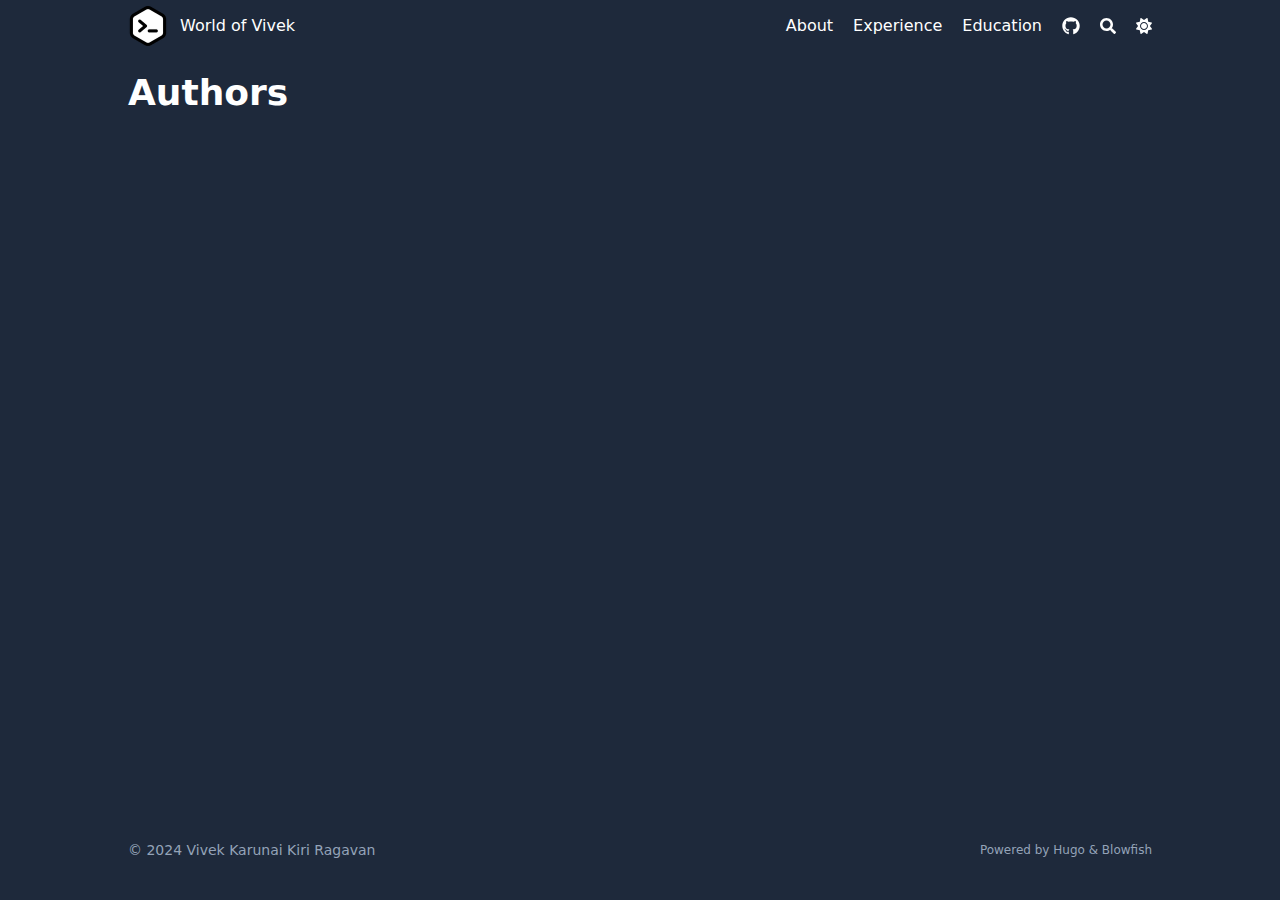
<file: authors/index.html>
<!doctype html><html lang=en dir=ltr class=scroll-smooth data-default-appearance=dark data-auto-appearance=true><head><meta charset=utf-8><meta http-equiv=content-language content="en"><meta name=viewport content="width=device-width,initial-scale=1"><meta http-equiv=X-UA-Compatible content="ie=edge"><title>Authors &#183; World of Vivek</title>
<meta name=title content="Authors &#183; World of Vivek"><link rel=canonical href=https://vivekk16.github.io/authors/><link rel=alternate type=application/rss+xml href=/authors/index.xml title="World of Vivek"><link type=text/css rel=stylesheet href=/css/main.bundle.min.d6bb98019534e406d5bc540480fc49970348881b7fb6de4b8882c273c3608708ee23ff428cefeaf2bd81066a12376ee0e5064b96079bbc664855554d3b1453aa.css integrity="sha512-1ruYAZU05AbVvFQEgPxJlwNIiBt/tt5LiILCc8NghwjuI/9CjO/q8r2BBmoSN27g5QZLlgebvGZIVVVNOxRTqg=="><script type=text/javascript src=/js/appearance.min.516a16745bea5a9bd011138d254cc0fd3973cd55ce6e15f3dec763e7c7c2c7448f8fe7b54cca811cb821b0c7e12cd161caace1dd794ac3d34d40937cbcc9ee12.js integrity="sha512-UWoWdFvqWpvQERONJUzA/TlzzVXObhXz3sdj58fCx0SPj+e1TMqBHLghsMfhLNFhyqzh3XlKw9NNQJN8vMnuEg=="></script><script defer type=text/javascript id=script-bundle src=/js/main.bundle.min.c178288131a2f1ad46910438db47ac5f7e1c48cf949e49f6dc3310c8ec9660e23fe505805eba4e2e73711335808500360d773a2b64322feb35df52856edca286.js integrity="sha512-wXgogTGi8a1GkQQ420esX34cSM+Unkn23DMQyOyWYOI/5QWAXrpOLnNxEzWAhQA2DXc6K2QyL+s131KFbtyihg==" data-copy data-copied></script><script src=/lib/zoom/zoom.min.37d2094687372da3f7343a221a470f6b8806f7891aa46a5a03966af7f0ebd38b9fe536cb154e6ad28f006d184b294525a7c4054b6bbb4be62d8b453b42db99bd.js integrity="sha512-N9IJRoc3LaP3NDoiGkcPa4gG94kapGpaA5Zq9/Dr04uf5TbLFU5q0o8AbRhLKUUlp8QFS2u7S+Yti0U7QtuZvQ=="></script><link rel=apple-touch-icon sizes=180x180 href=/apple-touch-icon.png><link rel=icon type=image/png sizes=32x32 href=/favicon-32x32.png><link rel=icon type=image/png sizes=16x16 href=/favicon-16x16.png><link rel=manifest href=/site.webmanifest><meta property="og:url" content="https://vivekk16.github.io/authors/"><meta property="og:site_name" content="World of Vivek"><meta property="og:title" content="Authors"><meta property="og:locale" content="en"><meta property="og:type" content="website"><meta name=twitter:card content="summary"><meta name=twitter:title content="Authors"><meta name=author content="Vivek Karunai Kiri Ragavan"><link href=mailto:vkarunai@purdue.edu rel=me><link href=https://linkedin.com/in/vivek-kk-ragavan rel=me><link href=https://github.com/vivekk16 rel=me><script src=/lib/jquery/jquery.slim.min.b0dca576e87d7eaa5850ae4e61759c065786cdb6489d68fcc82240539eebd5da522bdb4fda085ffd245808c8fe2acb2516408eb774ef26b5f6015fc6737c0ea8.js integrity="sha512-sNylduh9fqpYUK5OYXWcBleGzbZInWj8yCJAU57r1dpSK9tP2ghf/SRYCMj+KsslFkCOt3TvJrX2AV/Gc3wOqA=="></script><meta name=theme-color></head><body class="flex flex-col h-screen px-6 m-auto text-lg leading-7 max-w-7xl bg-neutral text-neutral-900 dark:bg-neutral-800 dark:text-neutral sm:px-14 md:px-24 lg:px-32 scrollbar-thin scrollbar-track-neutral-200 scrollbar-thumb-neutral-400 dark:scrollbar-track-neutral-800 dark:scrollbar-thumb-neutral-600"><div id=the-top class="absolute flex self-center"><a class="px-3 py-1 text-sm -translate-y-8 rounded-b-lg bg-primary-200 focus:translate-y-0 dark:bg-neutral-600" href=#main-content><span class="font-bold text-primary-600 ltr:pr-2 rtl:pl-2 dark:text-primary-400">&darr;</span>Skip to main content</a></div><div style=padding-left:0;padding-right:0;padding-top:2px;padding-bottom:3px class="main-menu flex items-center justify-between px-4 py-6 sm:px-6 md:justify-start space-x-3"><div><a href=/ class=flex><span class=sr-only>World of Vivek</span>
<img src=/img/logo.png width=40 height=40 class="logo max-h-[5rem] max-w-[5rem] object-scale-down object-left nozoom" alt="World of Vivek"></a></div><div class="flex flex-1 items-center justify-between"><nav class="flex space-x-3"><a href=/ class="text-base font-medium text-gray-500 hover:text-gray-900">World of Vivek</a></nav><nav class="hidden md:flex items-center space-x-5 md:ml-12 h-12"><a href=/about/ class="flex items-center text-gray-500 hover:text-primary-600 dark:hover:text-primary-400"><p class="text-base font-medium" title>About</p></a><a href=/experience/ class="flex items-center text-gray-500 hover:text-primary-600 dark:hover:text-primary-400"><p class="text-base font-medium" title>Experience</p></a><a href=/education/ class="flex items-center text-gray-500 hover:text-primary-600 dark:hover:text-primary-400"><p class="text-base font-medium" title>Education</p></a><a href=https://github.com/vivekk16 target=_blank class="flex items-center text-gray-500 hover:text-primary-600 dark:hover:text-primary-400"><span><span class="relative block icon"><svg viewBox="0 0 496 512"><path fill="currentcolor" d="M165.9 397.4c0 2-2.3 3.6-5.2 3.6-3.3.3-5.6-1.3-5.6-3.6.0-2 2.3-3.6 5.2-3.6 3-.3 5.6 1.3 5.6 3.6zm-31.1-4.5c-.7 2 1.3 4.3 4.3 4.9 2.6 1 5.6.0 6.2-2s-1.3-4.3-4.3-5.2c-2.6-.7-5.5.3-6.2 2.3zm44.2-1.7c-2.9.7-4.9 2.6-4.6 4.9.3 2 2.9 3.3 5.9 2.6 2.9-.7 4.9-2.6 4.6-4.6-.3-1.9-3-3.2-5.9-2.9zM244.8 8C106.1 8 0 113.3.0 252c0 110.9 69.8 205.8 169.5 239.2 12.8 2.3 17.3-5.6 17.3-12.1.0-6.2-.3-40.4-.3-61.4.0.0-70 15-84.7-29.8.0.0-11.4-29.1-27.8-36.6.0.0-22.9-15.7 1.6-15.4.0.0 24.9 2 38.6 25.8 21.9 38.6 58.6 27.5 72.9 20.9 2.3-16 8.8-27.1 16-33.7-55.9-6.2-112.3-14.3-112.3-110.5.0-27.5 7.6-41.3 23.6-58.9-2.6-6.5-11.1-33.3 2.6-67.9 20.9-6.5 69 27 69 27 20-5.6 41.5-8.5 62.8-8.5s42.8 2.9 62.8 8.5c0 0 48.1-33.6 69-27 13.7 34.7 5.2 61.4 2.6 67.9 16 17.7 25.8 31.5 25.8 58.9.0 96.5-58.9 104.2-114.8 110.5 9.2 7.9 17 22.9 17 46.4.0 33.7-.3 75.4-.3 83.6.0 6.5 4.6 14.4 17.3 12.1C428.2 457.8 496 362.9 496 252 496 113.3 383.5 8 244.8 8zM97.2 352.9c-1.3 1-1 3.3.7 5.2 1.6 1.6 3.9 2.3 5.2 1 1.3-1 1-3.3-.7-5.2-1.6-1.6-3.9-2.3-5.2-1zm-10.8-8.1c-.7 1.3.3 2.9 2.3 3.9 1.6 1 3.6.7 4.3-.7.7-1.3-.3-2.9-2.3-3.9-2-.6-3.6-.3-4.3.7zm32.4 35.6c-1.6 1.3-1 4.3 1.3 6.2 2.3 2.3 5.2 2.6 6.5 1 1.3-1.3.7-4.3-1.3-6.2-2.2-2.3-5.2-2.6-6.5-1zm-11.4-14.7c-1.6 1-1.6 3.6.0 5.9 1.6 2.3 4.3 3.3 5.6 2.3 1.6-1.3 1.6-3.9.0-6.2-1.4-2.3-4-3.3-5.6-2z"/></svg></span></span><p class="text-base font-medium" title></p></a><button id=search-button aria-label=Search class="text-base hover:text-primary-600 dark:hover:text-primary-400" title>
<span class="relative block icon"><svg aria-hidden="true" focusable="false" data-prefix="fas" data-icon="search" class="svg-inline--fa fa-search fa-w-16" role="img" viewBox="0 0 512 512"><path fill="currentcolor" d="M505 442.7 405.3 343c-4.5-4.5-10.6-7-17-7H372c27.6-35.3 44-79.7 44-128C416 93.1 322.9.0 208 0S0 93.1.0 208s93.1 208 208 208c48.3.0 92.7-16.4 128-44v16.3c0 6.4 2.5 12.5 7 17l99.7 99.7c9.4 9.4 24.6 9.4 33.9.0l28.3-28.3c9.4-9.4 9.4-24.6.1-34zM208 336c-70.7.0-128-57.2-128-128 0-70.7 57.2-128 128-128 70.7.0 128 57.2 128 128 0 70.7-57.2 128-128 128z"/></svg></span></button><div class="ltr:mr-14 rtl:ml-14 flex items-center"><button id=appearance-switcher aria-label="Dark mode switcher" type=button class="text-base hover:text-primary-600 dark:hover:text-primary-400"><div class="flex items-center justify-center dark:hidden"><span class="relative block icon"><svg viewBox="0 0 512 512"><path fill="currentcolor" d="M32 256C32 132.2 132.3 32 255.8 32c11.36.0 29.7 1.668 40.9 3.746 9.616 1.777 11.75 14.63 3.279 19.44C245 86.5 211.2 144.6 211.2 207.8c0 109.7 99.71 193 208.3 172.3 9.561-1.805 16.28 9.324 10.11 16.95C387.9 448.6 324.8 480 255.8 480 132.1 480 32 379.6 32 256z"/></svg></span></div><div class="items-center justify-center hidden dark:flex"><span class="relative block icon"><svg viewBox="0 0 512 512"><path fill="currentcolor" d="M256 159.1c-53.02.0-95.1 42.98-95.1 95.1s41.2 96.9 95.1 96.9 95.1-42.98 95.1-95.1S309 159.1 256 159.1zM509.3 347l-63.2-91.9 63.15-91.01c6.332-9.125 1.104-21.74-9.826-23.72l-109-19.7-19.7-109c-1.975-10.93-14.59-16.16-23.72-9.824L256 65.89 164.1 2.736c-9.125-6.332-21.74-1.107-23.72 9.824L121.6 121.6 12.56 141.3C1.633 143.2-3.596 155.9 2.736 164.1L65.89 256 2.74 347.01c-6.332 9.125-1.105 21.74 9.824 23.72l109 19.7 19.7 109c1.975 10.93 14.59 16.16 23.72 9.824L256 446.1l91.01 63.15c9.127 6.334 21.75 1.107 23.72-9.822l19.7-109 109-19.7C510.4 368.8 515.6 356.1 509.3 347zM256 383.1c-70.69.0-127.1-57.31-127.1-127.1.0-70.69 57.31-127.1 127.1-127.1S383.1 186.2 383.1 256c0 70.7-56.4 127.1-127.1 127.1z"/></svg></span></div></button></div></nav><div class="flex md:hidden items-center space-x-5 md:ml-12 h-12"><span></span>
<button id=search-button-mobile aria-label=Search class="text-base hover:text-primary-600 dark:hover:text-primary-400" title>
<span class="relative block icon"><svg aria-hidden="true" focusable="false" data-prefix="fas" data-icon="search" class="svg-inline--fa fa-search fa-w-16" role="img" viewBox="0 0 512 512"><path fill="currentcolor" d="M505 442.7 405.3 343c-4.5-4.5-10.6-7-17-7H372c27.6-35.3 44-79.7 44-128C416 93.1 322.9.0 208 0S0 93.1.0 208s93.1 208 208 208c48.3.0 92.7-16.4 128-44v16.3c0 6.4 2.5 12.5 7 17l99.7 99.7c9.4 9.4 24.6 9.4 33.9.0l28.3-28.3c9.4-9.4 9.4-24.6.1-34zM208 336c-70.7.0-128-57.2-128-128 0-70.7 57.2-128 128-128 70.7.0 128 57.2 128 128 0 70.7-57.2 128-128 128z"/></svg>
</span></button>
<button id=appearance-switcher-mobile aria-label="Dark mode switcher" type=button class="text-base hover:text-primary-600 dark:hover:text-primary-400" style=margin-right:5px><div class="flex items-center justify-center dark:hidden"><span class="relative block icon"><svg viewBox="0 0 512 512"><path fill="currentcolor" d="M32 256C32 132.2 132.3 32 255.8 32c11.36.0 29.7 1.668 40.9 3.746 9.616 1.777 11.75 14.63 3.279 19.44C245 86.5 211.2 144.6 211.2 207.8c0 109.7 99.71 193 208.3 172.3 9.561-1.805 16.28 9.324 10.11 16.95C387.9 448.6 324.8 480 255.8 480 132.1 480 32 379.6 32 256z"/></svg></span></div><div class="items-center justify-center hidden dark:flex"><span class="relative block icon"><svg viewBox="0 0 512 512"><path fill="currentcolor" d="M256 159.1c-53.02.0-95.1 42.98-95.1 95.1s41.2 96.9 95.1 96.9 95.1-42.98 95.1-95.1S309 159.1 256 159.1zM509.3 347l-63.2-91.9 63.15-91.01c6.332-9.125 1.104-21.74-9.826-23.72l-109-19.7-19.7-109c-1.975-10.93-14.59-16.16-23.72-9.824L256 65.89 164.1 2.736c-9.125-6.332-21.74-1.107-23.72 9.824L121.6 121.6 12.56 141.3C1.633 143.2-3.596 155.9 2.736 164.1L65.89 256 2.74 347.01c-6.332 9.125-1.105 21.74 9.824 23.72l109 19.7 19.7 109c1.975 10.93 14.59 16.16 23.72 9.824L256 446.1l91.01 63.15c9.127 6.334 21.75 1.107 23.72-9.822l19.7-109 109-19.7C510.4 368.8 515.6 356.1 509.3 347zM256 383.1c-70.69.0-127.1-57.31-127.1-127.1.0-70.69 57.31-127.1 127.1-127.1S383.1 186.2 383.1 256c0 70.7-56.4 127.1-127.1 127.1z"/></svg></span></div></button></div></div><div class="-my-2 -mr-2 md:hidden"><label id=menu-button class=block><div class="cursor-pointer hover:text-primary-600 dark:hover:text-primary-400"><span class="relative block icon"><svg viewBox="0 0 448 512"><path fill="currentcolor" d="M0 96C0 78.33 14.33 64 32 64H416c17.7.0 32 14.33 32 32 0 17.7-14.3 32-32 32H32C14.33 128 0 113.7.0 96zM0 256c0-17.7 14.33-32 32-32H416c17.7.0 32 14.3 32 32s-14.3 32-32 32H32c-17.67.0-32-14.3-32-32zM416 448H32c-17.67.0-32-14.3-32-32s14.33-32 32-32H416c17.7.0 32 14.3 32 32s-14.3 32-32 32z"/></svg></span></div><div id=menu-wrapper style=padding-top:5px class="fixed inset-0 z-30 invisible w-screen h-screen m-0 overflow-auto transition-opacity opacity-0 cursor-default bg-neutral-100/50 backdrop-blur-sm dark:bg-neutral-900/50"><ul class="flex space-y-2 mt-3 flex-col items-end w-full px-6 py-6 mx-auto overflow-visible list-none ltr:text-right rtl:text-left max-w-7xl"><li id=menu-close-button><span class="cursor-pointer inline-block align-text-bottom hover:text-primary-600 dark:hover:text-primary-400"><span class="relative block icon"><svg viewBox="0 0 320 512"><path fill="currentcolor" d="M310.6 361.4c12.5 12.5 12.5 32.75.0 45.25C304.4 412.9 296.2 416 288 416s-16.38-3.125-22.62-9.375L160 301.3 54.63 406.6C48.38 412.9 40.19 416 32 416S15.63 412.9 9.375 406.6c-12.5-12.5-12.5-32.75.0-45.25l105.4-105.4L9.375 150.6c-12.5-12.5-12.5-32.75.0-45.25s32.75-12.5 45.25.0L160 210.8l105.4-105.4c12.5-12.5 32.75-12.5 45.25.0s12.5 32.75.0 45.25l-105.4 105.4L310.6 361.4z"/></svg></span></span></li><li class=mt-1><a href=/about/ class="flex items-center text-gray-500 hover:text-primary-600 dark:hover:text-primary-400"><p class="text-bg font-bg" title>About</p></a></li><li class=mt-1><a href=/experience/ class="flex items-center text-gray-500 hover:text-primary-600 dark:hover:text-primary-400"><p class="text-bg font-bg" title>Experience</p></a></li><li class=mt-1><a href=/education/ class="flex items-center text-gray-500 hover:text-primary-600 dark:hover:text-primary-400"><p class="text-bg font-bg" title>Education</p></a></li><li class=mt-1><a href=https://github.com/vivekk16 target=_blank class="flex items-center text-gray-500 hover:text-primary-600 dark:hover:text-primary-400"><div><span class="relative block icon"><svg viewBox="0 0 496 512"><path fill="currentcolor" d="M165.9 397.4c0 2-2.3 3.6-5.2 3.6-3.3.3-5.6-1.3-5.6-3.6.0-2 2.3-3.6 5.2-3.6 3-.3 5.6 1.3 5.6 3.6zm-31.1-4.5c-.7 2 1.3 4.3 4.3 4.9 2.6 1 5.6.0 6.2-2s-1.3-4.3-4.3-5.2c-2.6-.7-5.5.3-6.2 2.3zm44.2-1.7c-2.9.7-4.9 2.6-4.6 4.9.3 2 2.9 3.3 5.9 2.6 2.9-.7 4.9-2.6 4.6-4.6-.3-1.9-3-3.2-5.9-2.9zM244.8 8C106.1 8 0 113.3.0 252c0 110.9 69.8 205.8 169.5 239.2 12.8 2.3 17.3-5.6 17.3-12.1.0-6.2-.3-40.4-.3-61.4.0.0-70 15-84.7-29.8.0.0-11.4-29.1-27.8-36.6.0.0-22.9-15.7 1.6-15.4.0.0 24.9 2 38.6 25.8 21.9 38.6 58.6 27.5 72.9 20.9 2.3-16 8.8-27.1 16-33.7-55.9-6.2-112.3-14.3-112.3-110.5.0-27.5 7.6-41.3 23.6-58.9-2.6-6.5-11.1-33.3 2.6-67.9 20.9-6.5 69 27 69 27 20-5.6 41.5-8.5 62.8-8.5s42.8 2.9 62.8 8.5c0 0 48.1-33.6 69-27 13.7 34.7 5.2 61.4 2.6 67.9 16 17.7 25.8 31.5 25.8 58.9.0 96.5-58.9 104.2-114.8 110.5 9.2 7.9 17 22.9 17 46.4.0 33.7-.3 75.4-.3 83.6.0 6.5 4.6 14.4 17.3 12.1C428.2 457.8 496 362.9 496 252 496 113.3 383.5 8 244.8 8zM97.2 352.9c-1.3 1-1 3.3.7 5.2 1.6 1.6 3.9 2.3 5.2 1 1.3-1 1-3.3-.7-5.2-1.6-1.6-3.9-2.3-5.2-1zm-10.8-8.1c-.7 1.3.3 2.9 2.3 3.9 1.6 1 3.6.7 4.3-.7.7-1.3-.3-2.9-2.3-3.9-2-.6-3.6-.3-4.3.7zm32.4 35.6c-1.6 1.3-1 4.3 1.3 6.2 2.3 2.3 5.2 2.6 6.5 1 1.3-1.3.7-4.3-1.3-6.2-2.2-2.3-5.2-2.6-6.5-1zm-11.4-14.7c-1.6 1-1.6 3.6.0 5.9 1.6 2.3 4.3 3.3 5.6 2.3 1.6-1.3 1.6-3.9.0-6.2-1.4-2.3-4-3.3-5.6-2z"/></svg></span></div><p class="text-bg font-bg" title></p></a></li></ul></div></label></div></div><div class="relative flex flex-col grow"><main id=main-content class=grow><header><h1 class="mt-5 text-4xl font-extrabold text-neutral-900 dark:text-neutral">Authors</h1><div class="mt-1 mb-2 text-base text-neutral-500 dark:text-neutral-400 print:hidden"><div class="flex flex-row flex-wrap items-center"></div></div></header><section class="flex flex-wrap max-w-prose -mx-2 overflow-hidden"></section></main><footer id=site-footer class="py-10 print:hidden"><div class="flex items-center justify-between"><p class="text-sm text-neutral-500 dark:text-neutral-400">&copy;
2024
Vivek Karunai Kiri Ragavan</p><p class="text-xs text-neutral-500 dark:text-neutral-400">Powered by <a class="hover:underline hover:decoration-primary-400 hover:text-primary-500" href=https://gohugo.io/ target=_blank rel="noopener noreferrer">Hugo</a> & <a class="hover:underline hover:decoration-primary-400 hover:text-primary-500" href=https://blowfish.page/ target=_blank rel="noopener noreferrer">Blowfish</a></p></div><script>mediumZoom(document.querySelectorAll("img:not(.nozoom)"),{margin:24,background:"rgba(0,0,0,0.5)",scrollOffset:0})</script><script type=text/javascript src=/js/process.min.ee03488f19c93c2efb199e2e3014ea5f3cb2ce7d45154adb3399a158cac27ca52831db249ede5bb602700ef87eb02434139de0858af1818ab0fb4182472204a4.js integrity="sha512-7gNIjxnJPC77GZ4uMBTqXzyyzn1FFUrbM5mhWMrCfKUoMdsknt5btgJwDvh+sCQ0E53ghYrxgYqw+0GCRyIEpA=="></script></footer><div id=search-wrapper class="invisible fixed inset-0 flex h-screen w-screen cursor-default flex-col bg-neutral-500/50 p-4 backdrop-blur-sm dark:bg-neutral-900/50 sm:p-6 md:p-[10vh] lg:p-[12vh]" data-url=https://vivekk16.github.io/ style=z-index:500><div id=search-modal class="flex flex-col w-full max-w-3xl min-h-0 mx-auto border rounded-md shadow-lg top-20 border-neutral-200 bg-neutral dark:border-neutral-700 dark:bg-neutral-800"><header class="relative z-10 flex items-center justify-between flex-none px-2"><form class="flex items-center flex-auto min-w-0"><div class="flex items-center justify-center w-8 h-8 text-neutral-400"><span class="relative block icon"><svg aria-hidden="true" focusable="false" data-prefix="fas" data-icon="search" class="svg-inline--fa fa-search fa-w-16" role="img" viewBox="0 0 512 512"><path fill="currentcolor" d="M505 442.7 405.3 343c-4.5-4.5-10.6-7-17-7H372c27.6-35.3 44-79.7 44-128C416 93.1 322.9.0 208 0S0 93.1.0 208s93.1 208 208 208c48.3.0 92.7-16.4 128-44v16.3c0 6.4 2.5 12.5 7 17l99.7 99.7c9.4 9.4 24.6 9.4 33.9.0l28.3-28.3c9.4-9.4 9.4-24.6.1-34zM208 336c-70.7.0-128-57.2-128-128 0-70.7 57.2-128 128-128 70.7.0 128 57.2 128 128 0 70.7-57.2 128-128 128z"/></svg></span></div><input type=search id=search-query class="flex flex-auto h-12 mx-1 bg-transparent appearance-none focus:outline-dotted focus:outline-2 focus:outline-transparent" placeholder=Search tabindex=0></form><button id=close-search-button class="flex items-center justify-center w-8 h-8 text-neutral-700 hover:text-primary-600 dark:text-neutral dark:hover:text-primary-400" title="Close (Esc)">
<span class="relative block icon"><svg viewBox="0 0 320 512"><path fill="currentcolor" d="M310.6 361.4c12.5 12.5 12.5 32.75.0 45.25C304.4 412.9 296.2 416 288 416s-16.38-3.125-22.62-9.375L160 301.3 54.63 406.6C48.38 412.9 40.19 416 32 416S15.63 412.9 9.375 406.6c-12.5-12.5-12.5-32.75.0-45.25l105.4-105.4L9.375 150.6c-12.5-12.5-12.5-32.75.0-45.25s32.75-12.5 45.25.0L160 210.8l105.4-105.4c12.5-12.5 32.75-12.5 45.25.0s12.5 32.75.0 45.25l-105.4 105.4L310.6 361.4z"/></svg></span></button></header><section class="flex-auto px-2 overflow-auto"><ul id=search-results></ul></section></div></div></div></body></html>
</file>
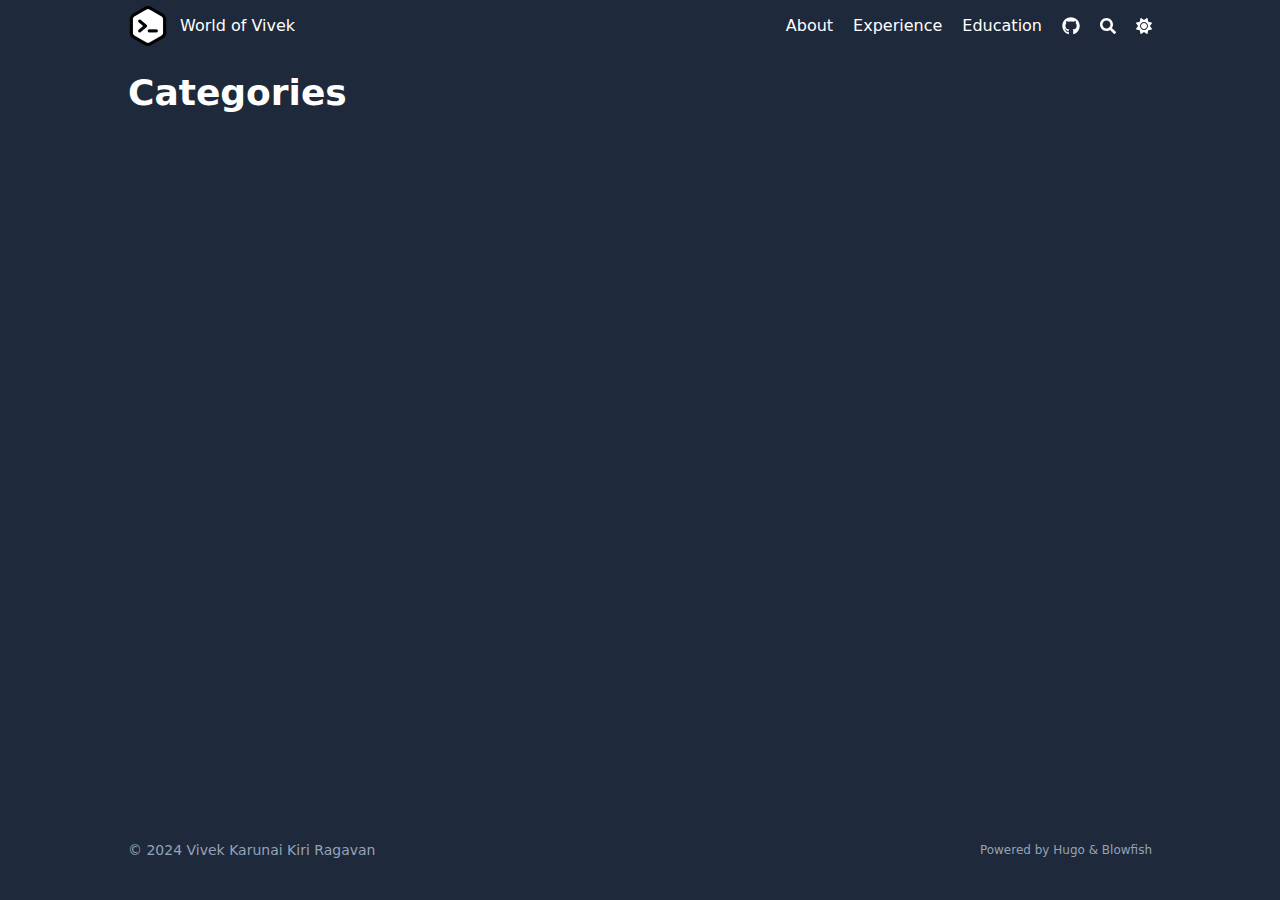
<file: categories/index.html>
<!doctype html><html lang=en dir=ltr class=scroll-smooth data-default-appearance=dark data-auto-appearance=true><head><meta charset=utf-8><meta http-equiv=content-language content="en"><meta name=viewport content="width=device-width,initial-scale=1"><meta http-equiv=X-UA-Compatible content="ie=edge"><title>Categories &#183; World of Vivek</title>
<meta name=title content="Categories &#183; World of Vivek"><link rel=canonical href=https://vivekk16.github.io/categories/><link rel=alternate type=application/rss+xml href=/categories/index.xml title="World of Vivek"><link type=text/css rel=stylesheet href=/css/main.bundle.min.d6bb98019534e406d5bc540480fc49970348881b7fb6de4b8882c273c3608708ee23ff428cefeaf2bd81066a12376ee0e5064b96079bbc664855554d3b1453aa.css integrity="sha512-1ruYAZU05AbVvFQEgPxJlwNIiBt/tt5LiILCc8NghwjuI/9CjO/q8r2BBmoSN27g5QZLlgebvGZIVVVNOxRTqg=="><script type=text/javascript src=/js/appearance.min.516a16745bea5a9bd011138d254cc0fd3973cd55ce6e15f3dec763e7c7c2c7448f8fe7b54cca811cb821b0c7e12cd161caace1dd794ac3d34d40937cbcc9ee12.js integrity="sha512-UWoWdFvqWpvQERONJUzA/TlzzVXObhXz3sdj58fCx0SPj+e1TMqBHLghsMfhLNFhyqzh3XlKw9NNQJN8vMnuEg=="></script><script defer type=text/javascript id=script-bundle src=/js/main.bundle.min.c178288131a2f1ad46910438db47ac5f7e1c48cf949e49f6dc3310c8ec9660e23fe505805eba4e2e73711335808500360d773a2b64322feb35df52856edca286.js integrity="sha512-wXgogTGi8a1GkQQ420esX34cSM+Unkn23DMQyOyWYOI/5QWAXrpOLnNxEzWAhQA2DXc6K2QyL+s131KFbtyihg==" data-copy data-copied></script><script src=/lib/zoom/zoom.min.37d2094687372da3f7343a221a470f6b8806f7891aa46a5a03966af7f0ebd38b9fe536cb154e6ad28f006d184b294525a7c4054b6bbb4be62d8b453b42db99bd.js integrity="sha512-N9IJRoc3LaP3NDoiGkcPa4gG94kapGpaA5Zq9/Dr04uf5TbLFU5q0o8AbRhLKUUlp8QFS2u7S+Yti0U7QtuZvQ=="></script><link rel=apple-touch-icon sizes=180x180 href=/apple-touch-icon.png><link rel=icon type=image/png sizes=32x32 href=/favicon-32x32.png><link rel=icon type=image/png sizes=16x16 href=/favicon-16x16.png><link rel=manifest href=/site.webmanifest><meta property="og:url" content="https://vivekk16.github.io/categories/"><meta property="og:site_name" content="World of Vivek"><meta property="og:title" content="Categories"><meta property="og:locale" content="en"><meta property="og:type" content="website"><meta name=twitter:card content="summary"><meta name=twitter:title content="Categories"><meta name=author content="Vivek Karunai Kiri Ragavan"><link href=mailto:vkarunai@purdue.edu rel=me><link href=https://linkedin.com/in/vivek-kk-ragavan rel=me><link href=https://github.com/vivekk16 rel=me><script src=/lib/jquery/jquery.slim.min.b0dca576e87d7eaa5850ae4e61759c065786cdb6489d68fcc82240539eebd5da522bdb4fda085ffd245808c8fe2acb2516408eb774ef26b5f6015fc6737c0ea8.js integrity="sha512-sNylduh9fqpYUK5OYXWcBleGzbZInWj8yCJAU57r1dpSK9tP2ghf/SRYCMj+KsslFkCOt3TvJrX2AV/Gc3wOqA=="></script><meta name=theme-color></head><body class="flex flex-col h-screen px-6 m-auto text-lg leading-7 max-w-7xl bg-neutral text-neutral-900 dark:bg-neutral-800 dark:text-neutral sm:px-14 md:px-24 lg:px-32 scrollbar-thin scrollbar-track-neutral-200 scrollbar-thumb-neutral-400 dark:scrollbar-track-neutral-800 dark:scrollbar-thumb-neutral-600"><div id=the-top class="absolute flex self-center"><a class="px-3 py-1 text-sm -translate-y-8 rounded-b-lg bg-primary-200 focus:translate-y-0 dark:bg-neutral-600" href=#main-content><span class="font-bold text-primary-600 ltr:pr-2 rtl:pl-2 dark:text-primary-400">&darr;</span>Skip to main content</a></div><div style=padding-left:0;padding-right:0;padding-top:2px;padding-bottom:3px class="main-menu flex items-center justify-between px-4 py-6 sm:px-6 md:justify-start space-x-3"><div><a href=/ class=flex><span class=sr-only>World of Vivek</span>
<img src=/img/logo.png width=40 height=40 class="logo max-h-[5rem] max-w-[5rem] object-scale-down object-left nozoom" alt="World of Vivek"></a></div><div class="flex flex-1 items-center justify-between"><nav class="flex space-x-3"><a href=/ class="text-base font-medium text-gray-500 hover:text-gray-900">World of Vivek</a></nav><nav class="hidden md:flex items-center space-x-5 md:ml-12 h-12"><a href=/about/ class="flex items-center text-gray-500 hover:text-primary-600 dark:hover:text-primary-400"><p class="text-base font-medium" title>About</p></a><a href=/experience/ class="flex items-center text-gray-500 hover:text-primary-600 dark:hover:text-primary-400"><p class="text-base font-medium" title>Experience</p></a><a href=/education/ class="flex items-center text-gray-500 hover:text-primary-600 dark:hover:text-primary-400"><p class="text-base font-medium" title>Education</p></a><a href=https://github.com/vivekk16 target=_blank class="flex items-center text-gray-500 hover:text-primary-600 dark:hover:text-primary-400"><span><span class="relative block icon"><svg viewBox="0 0 496 512"><path fill="currentcolor" d="M165.9 397.4c0 2-2.3 3.6-5.2 3.6-3.3.3-5.6-1.3-5.6-3.6.0-2 2.3-3.6 5.2-3.6 3-.3 5.6 1.3 5.6 3.6zm-31.1-4.5c-.7 2 1.3 4.3 4.3 4.9 2.6 1 5.6.0 6.2-2s-1.3-4.3-4.3-5.2c-2.6-.7-5.5.3-6.2 2.3zm44.2-1.7c-2.9.7-4.9 2.6-4.6 4.9.3 2 2.9 3.3 5.9 2.6 2.9-.7 4.9-2.6 4.6-4.6-.3-1.9-3-3.2-5.9-2.9zM244.8 8C106.1 8 0 113.3.0 252c0 110.9 69.8 205.8 169.5 239.2 12.8 2.3 17.3-5.6 17.3-12.1.0-6.2-.3-40.4-.3-61.4.0.0-70 15-84.7-29.8.0.0-11.4-29.1-27.8-36.6.0.0-22.9-15.7 1.6-15.4.0.0 24.9 2 38.6 25.8 21.9 38.6 58.6 27.5 72.9 20.9 2.3-16 8.8-27.1 16-33.7-55.9-6.2-112.3-14.3-112.3-110.5.0-27.5 7.6-41.3 23.6-58.9-2.6-6.5-11.1-33.3 2.6-67.9 20.9-6.5 69 27 69 27 20-5.6 41.5-8.5 62.8-8.5s42.8 2.9 62.8 8.5c0 0 48.1-33.6 69-27 13.7 34.7 5.2 61.4 2.6 67.9 16 17.7 25.8 31.5 25.8 58.9.0 96.5-58.9 104.2-114.8 110.5 9.2 7.9 17 22.9 17 46.4.0 33.7-.3 75.4-.3 83.6.0 6.5 4.6 14.4 17.3 12.1C428.2 457.8 496 362.9 496 252 496 113.3 383.5 8 244.8 8zM97.2 352.9c-1.3 1-1 3.3.7 5.2 1.6 1.6 3.9 2.3 5.2 1 1.3-1 1-3.3-.7-5.2-1.6-1.6-3.9-2.3-5.2-1zm-10.8-8.1c-.7 1.3.3 2.9 2.3 3.9 1.6 1 3.6.7 4.3-.7.7-1.3-.3-2.9-2.3-3.9-2-.6-3.6-.3-4.3.7zm32.4 35.6c-1.6 1.3-1 4.3 1.3 6.2 2.3 2.3 5.2 2.6 6.5 1 1.3-1.3.7-4.3-1.3-6.2-2.2-2.3-5.2-2.6-6.5-1zm-11.4-14.7c-1.6 1-1.6 3.6.0 5.9 1.6 2.3 4.3 3.3 5.6 2.3 1.6-1.3 1.6-3.9.0-6.2-1.4-2.3-4-3.3-5.6-2z"/></svg></span></span><p class="text-base font-medium" title></p></a><button id=search-button aria-label=Search class="text-base hover:text-primary-600 dark:hover:text-primary-400" title>
<span class="relative block icon"><svg aria-hidden="true" focusable="false" data-prefix="fas" data-icon="search" class="svg-inline--fa fa-search fa-w-16" role="img" viewBox="0 0 512 512"><path fill="currentcolor" d="M505 442.7 405.3 343c-4.5-4.5-10.6-7-17-7H372c27.6-35.3 44-79.7 44-128C416 93.1 322.9.0 208 0S0 93.1.0 208s93.1 208 208 208c48.3.0 92.7-16.4 128-44v16.3c0 6.4 2.5 12.5 7 17l99.7 99.7c9.4 9.4 24.6 9.4 33.9.0l28.3-28.3c9.4-9.4 9.4-24.6.1-34zM208 336c-70.7.0-128-57.2-128-128 0-70.7 57.2-128 128-128 70.7.0 128 57.2 128 128 0 70.7-57.2 128-128 128z"/></svg></span></button><div class="ltr:mr-14 rtl:ml-14 flex items-center"><button id=appearance-switcher aria-label="Dark mode switcher" type=button class="text-base hover:text-primary-600 dark:hover:text-primary-400"><div class="flex items-center justify-center dark:hidden"><span class="relative block icon"><svg viewBox="0 0 512 512"><path fill="currentcolor" d="M32 256C32 132.2 132.3 32 255.8 32c11.36.0 29.7 1.668 40.9 3.746 9.616 1.777 11.75 14.63 3.279 19.44C245 86.5 211.2 144.6 211.2 207.8c0 109.7 99.71 193 208.3 172.3 9.561-1.805 16.28 9.324 10.11 16.95C387.9 448.6 324.8 480 255.8 480 132.1 480 32 379.6 32 256z"/></svg></span></div><div class="items-center justify-center hidden dark:flex"><span class="relative block icon"><svg viewBox="0 0 512 512"><path fill="currentcolor" d="M256 159.1c-53.02.0-95.1 42.98-95.1 95.1s41.2 96.9 95.1 96.9 95.1-42.98 95.1-95.1S309 159.1 256 159.1zM509.3 347l-63.2-91.9 63.15-91.01c6.332-9.125 1.104-21.74-9.826-23.72l-109-19.7-19.7-109c-1.975-10.93-14.59-16.16-23.72-9.824L256 65.89 164.1 2.736c-9.125-6.332-21.74-1.107-23.72 9.824L121.6 121.6 12.56 141.3C1.633 143.2-3.596 155.9 2.736 164.1L65.89 256 2.74 347.01c-6.332 9.125-1.105 21.74 9.824 23.72l109 19.7 19.7 109c1.975 10.93 14.59 16.16 23.72 9.824L256 446.1l91.01 63.15c9.127 6.334 21.75 1.107 23.72-9.822l19.7-109 109-19.7C510.4 368.8 515.6 356.1 509.3 347zM256 383.1c-70.69.0-127.1-57.31-127.1-127.1.0-70.69 57.31-127.1 127.1-127.1S383.1 186.2 383.1 256c0 70.7-56.4 127.1-127.1 127.1z"/></svg></span></div></button></div></nav><div class="flex md:hidden items-center space-x-5 md:ml-12 h-12"><span></span>
<button id=search-button-mobile aria-label=Search class="text-base hover:text-primary-600 dark:hover:text-primary-400" title>
<span class="relative block icon"><svg aria-hidden="true" focusable="false" data-prefix="fas" data-icon="search" class="svg-inline--fa fa-search fa-w-16" role="img" viewBox="0 0 512 512"><path fill="currentcolor" d="M505 442.7 405.3 343c-4.5-4.5-10.6-7-17-7H372c27.6-35.3 44-79.7 44-128C416 93.1 322.9.0 208 0S0 93.1.0 208s93.1 208 208 208c48.3.0 92.7-16.4 128-44v16.3c0 6.4 2.5 12.5 7 17l99.7 99.7c9.4 9.4 24.6 9.4 33.9.0l28.3-28.3c9.4-9.4 9.4-24.6.1-34zM208 336c-70.7.0-128-57.2-128-128 0-70.7 57.2-128 128-128 70.7.0 128 57.2 128 128 0 70.7-57.2 128-128 128z"/></svg>
</span></button>
<button id=appearance-switcher-mobile aria-label="Dark mode switcher" type=button class="text-base hover:text-primary-600 dark:hover:text-primary-400" style=margin-right:5px><div class="flex items-center justify-center dark:hidden"><span class="relative block icon"><svg viewBox="0 0 512 512"><path fill="currentcolor" d="M32 256C32 132.2 132.3 32 255.8 32c11.36.0 29.7 1.668 40.9 3.746 9.616 1.777 11.75 14.63 3.279 19.44C245 86.5 211.2 144.6 211.2 207.8c0 109.7 99.71 193 208.3 172.3 9.561-1.805 16.28 9.324 10.11 16.95C387.9 448.6 324.8 480 255.8 480 132.1 480 32 379.6 32 256z"/></svg></span></div><div class="items-center justify-center hidden dark:flex"><span class="relative block icon"><svg viewBox="0 0 512 512"><path fill="currentcolor" d="M256 159.1c-53.02.0-95.1 42.98-95.1 95.1s41.2 96.9 95.1 96.9 95.1-42.98 95.1-95.1S309 159.1 256 159.1zM509.3 347l-63.2-91.9 63.15-91.01c6.332-9.125 1.104-21.74-9.826-23.72l-109-19.7-19.7-109c-1.975-10.93-14.59-16.16-23.72-9.824L256 65.89 164.1 2.736c-9.125-6.332-21.74-1.107-23.72 9.824L121.6 121.6 12.56 141.3C1.633 143.2-3.596 155.9 2.736 164.1L65.89 256 2.74 347.01c-6.332 9.125-1.105 21.74 9.824 23.72l109 19.7 19.7 109c1.975 10.93 14.59 16.16 23.72 9.824L256 446.1l91.01 63.15c9.127 6.334 21.75 1.107 23.72-9.822l19.7-109 109-19.7C510.4 368.8 515.6 356.1 509.3 347zM256 383.1c-70.69.0-127.1-57.31-127.1-127.1.0-70.69 57.31-127.1 127.1-127.1S383.1 186.2 383.1 256c0 70.7-56.4 127.1-127.1 127.1z"/></svg></span></div></button></div></div><div class="-my-2 -mr-2 md:hidden"><label id=menu-button class=block><div class="cursor-pointer hover:text-primary-600 dark:hover:text-primary-400"><span class="relative block icon"><svg viewBox="0 0 448 512"><path fill="currentcolor" d="M0 96C0 78.33 14.33 64 32 64H416c17.7.0 32 14.33 32 32 0 17.7-14.3 32-32 32H32C14.33 128 0 113.7.0 96zM0 256c0-17.7 14.33-32 32-32H416c17.7.0 32 14.3 32 32s-14.3 32-32 32H32c-17.67.0-32-14.3-32-32zM416 448H32c-17.67.0-32-14.3-32-32s14.33-32 32-32H416c17.7.0 32 14.3 32 32s-14.3 32-32 32z"/></svg></span></div><div id=menu-wrapper style=padding-top:5px class="fixed inset-0 z-30 invisible w-screen h-screen m-0 overflow-auto transition-opacity opacity-0 cursor-default bg-neutral-100/50 backdrop-blur-sm dark:bg-neutral-900/50"><ul class="flex space-y-2 mt-3 flex-col items-end w-full px-6 py-6 mx-auto overflow-visible list-none ltr:text-right rtl:text-left max-w-7xl"><li id=menu-close-button><span class="cursor-pointer inline-block align-text-bottom hover:text-primary-600 dark:hover:text-primary-400"><span class="relative block icon"><svg viewBox="0 0 320 512"><path fill="currentcolor" d="M310.6 361.4c12.5 12.5 12.5 32.75.0 45.25C304.4 412.9 296.2 416 288 416s-16.38-3.125-22.62-9.375L160 301.3 54.63 406.6C48.38 412.9 40.19 416 32 416S15.63 412.9 9.375 406.6c-12.5-12.5-12.5-32.75.0-45.25l105.4-105.4L9.375 150.6c-12.5-12.5-12.5-32.75.0-45.25s32.75-12.5 45.25.0L160 210.8l105.4-105.4c12.5-12.5 32.75-12.5 45.25.0s12.5 32.75.0 45.25l-105.4 105.4L310.6 361.4z"/></svg></span></span></li><li class=mt-1><a href=/about/ class="flex items-center text-gray-500 hover:text-primary-600 dark:hover:text-primary-400"><p class="text-bg font-bg" title>About</p></a></li><li class=mt-1><a href=/experience/ class="flex items-center text-gray-500 hover:text-primary-600 dark:hover:text-primary-400"><p class="text-bg font-bg" title>Experience</p></a></li><li class=mt-1><a href=/education/ class="flex items-center text-gray-500 hover:text-primary-600 dark:hover:text-primary-400"><p class="text-bg font-bg" title>Education</p></a></li><li class=mt-1><a href=https://github.com/vivekk16 target=_blank class="flex items-center text-gray-500 hover:text-primary-600 dark:hover:text-primary-400"><div><span class="relative block icon"><svg viewBox="0 0 496 512"><path fill="currentcolor" d="M165.9 397.4c0 2-2.3 3.6-5.2 3.6-3.3.3-5.6-1.3-5.6-3.6.0-2 2.3-3.6 5.2-3.6 3-.3 5.6 1.3 5.6 3.6zm-31.1-4.5c-.7 2 1.3 4.3 4.3 4.9 2.6 1 5.6.0 6.2-2s-1.3-4.3-4.3-5.2c-2.6-.7-5.5.3-6.2 2.3zm44.2-1.7c-2.9.7-4.9 2.6-4.6 4.9.3 2 2.9 3.3 5.9 2.6 2.9-.7 4.9-2.6 4.6-4.6-.3-1.9-3-3.2-5.9-2.9zM244.8 8C106.1 8 0 113.3.0 252c0 110.9 69.8 205.8 169.5 239.2 12.8 2.3 17.3-5.6 17.3-12.1.0-6.2-.3-40.4-.3-61.4.0.0-70 15-84.7-29.8.0.0-11.4-29.1-27.8-36.6.0.0-22.9-15.7 1.6-15.4.0.0 24.9 2 38.6 25.8 21.9 38.6 58.6 27.5 72.9 20.9 2.3-16 8.8-27.1 16-33.7-55.9-6.2-112.3-14.3-112.3-110.5.0-27.5 7.6-41.3 23.6-58.9-2.6-6.5-11.1-33.3 2.6-67.9 20.9-6.5 69 27 69 27 20-5.6 41.5-8.5 62.8-8.5s42.8 2.9 62.8 8.5c0 0 48.1-33.6 69-27 13.7 34.7 5.2 61.4 2.6 67.9 16 17.7 25.8 31.5 25.8 58.9.0 96.5-58.9 104.2-114.8 110.5 9.2 7.9 17 22.9 17 46.4.0 33.7-.3 75.4-.3 83.6.0 6.5 4.6 14.4 17.3 12.1C428.2 457.8 496 362.9 496 252 496 113.3 383.5 8 244.8 8zM97.2 352.9c-1.3 1-1 3.3.7 5.2 1.6 1.6 3.9 2.3 5.2 1 1.3-1 1-3.3-.7-5.2-1.6-1.6-3.9-2.3-5.2-1zm-10.8-8.1c-.7 1.3.3 2.9 2.3 3.9 1.6 1 3.6.7 4.3-.7.7-1.3-.3-2.9-2.3-3.9-2-.6-3.6-.3-4.3.7zm32.4 35.6c-1.6 1.3-1 4.3 1.3 6.2 2.3 2.3 5.2 2.6 6.5 1 1.3-1.3.7-4.3-1.3-6.2-2.2-2.3-5.2-2.6-6.5-1zm-11.4-14.7c-1.6 1-1.6 3.6.0 5.9 1.6 2.3 4.3 3.3 5.6 2.3 1.6-1.3 1.6-3.9.0-6.2-1.4-2.3-4-3.3-5.6-2z"/></svg></span></div><p class="text-bg font-bg" title></p></a></li></ul></div></label></div></div><div class="relative flex flex-col grow"><main id=main-content class=grow><header><h1 class="mt-5 text-4xl font-extrabold text-neutral-900 dark:text-neutral">Categories</h1><div class="mt-1 mb-2 text-base text-neutral-500 dark:text-neutral-400 print:hidden"><div class="flex flex-row flex-wrap items-center"></div></div></header><section class="flex flex-wrap max-w-prose -mx-2 overflow-hidden"></section></main><footer id=site-footer class="py-10 print:hidden"><div class="flex items-center justify-between"><p class="text-sm text-neutral-500 dark:text-neutral-400">&copy;
2024
Vivek Karunai Kiri Ragavan</p><p class="text-xs text-neutral-500 dark:text-neutral-400">Powered by <a class="hover:underline hover:decoration-primary-400 hover:text-primary-500" href=https://gohugo.io/ target=_blank rel="noopener noreferrer">Hugo</a> & <a class="hover:underline hover:decoration-primary-400 hover:text-primary-500" href=https://blowfish.page/ target=_blank rel="noopener noreferrer">Blowfish</a></p></div><script>mediumZoom(document.querySelectorAll("img:not(.nozoom)"),{margin:24,background:"rgba(0,0,0,0.5)",scrollOffset:0})</script><script type=text/javascript src=/js/process.min.ee03488f19c93c2efb199e2e3014ea5f3cb2ce7d45154adb3399a158cac27ca52831db249ede5bb602700ef87eb02434139de0858af1818ab0fb4182472204a4.js integrity="sha512-7gNIjxnJPC77GZ4uMBTqXzyyzn1FFUrbM5mhWMrCfKUoMdsknt5btgJwDvh+sCQ0E53ghYrxgYqw+0GCRyIEpA=="></script></footer><div id=search-wrapper class="invisible fixed inset-0 flex h-screen w-screen cursor-default flex-col bg-neutral-500/50 p-4 backdrop-blur-sm dark:bg-neutral-900/50 sm:p-6 md:p-[10vh] lg:p-[12vh]" data-url=https://vivekk16.github.io/ style=z-index:500><div id=search-modal class="flex flex-col w-full max-w-3xl min-h-0 mx-auto border rounded-md shadow-lg top-20 border-neutral-200 bg-neutral dark:border-neutral-700 dark:bg-neutral-800"><header class="relative z-10 flex items-center justify-between flex-none px-2"><form class="flex items-center flex-auto min-w-0"><div class="flex items-center justify-center w-8 h-8 text-neutral-400"><span class="relative block icon"><svg aria-hidden="true" focusable="false" data-prefix="fas" data-icon="search" class="svg-inline--fa fa-search fa-w-16" role="img" viewBox="0 0 512 512"><path fill="currentcolor" d="M505 442.7 405.3 343c-4.5-4.5-10.6-7-17-7H372c27.6-35.3 44-79.7 44-128C416 93.1 322.9.0 208 0S0 93.1.0 208s93.1 208 208 208c48.3.0 92.7-16.4 128-44v16.3c0 6.4 2.5 12.5 7 17l99.7 99.7c9.4 9.4 24.6 9.4 33.9.0l28.3-28.3c9.4-9.4 9.4-24.6.1-34zM208 336c-70.7.0-128-57.2-128-128 0-70.7 57.2-128 128-128 70.7.0 128 57.2 128 128 0 70.7-57.2 128-128 128z"/></svg></span></div><input type=search id=search-query class="flex flex-auto h-12 mx-1 bg-transparent appearance-none focus:outline-dotted focus:outline-2 focus:outline-transparent" placeholder=Search tabindex=0></form><button id=close-search-button class="flex items-center justify-center w-8 h-8 text-neutral-700 hover:text-primary-600 dark:text-neutral dark:hover:text-primary-400" title="Close (Esc)">
<span class="relative block icon"><svg viewBox="0 0 320 512"><path fill="currentcolor" d="M310.6 361.4c12.5 12.5 12.5 32.75.0 45.25C304.4 412.9 296.2 416 288 416s-16.38-3.125-22.62-9.375L160 301.3 54.63 406.6C48.38 412.9 40.19 416 32 416S15.63 412.9 9.375 406.6c-12.5-12.5-12.5-32.75.0-45.25l105.4-105.4L9.375 150.6c-12.5-12.5-12.5-32.75.0-45.25s32.75-12.5 45.25.0L160 210.8l105.4-105.4c12.5-12.5 32.75-12.5 45.25.0s12.5 32.75.0 45.25l-105.4 105.4L310.6 361.4z"/></svg></span></button></header><section class="flex-auto px-2 overflow-auto"><ul id=search-results></ul></section></div></div></div></body></html>
</file>
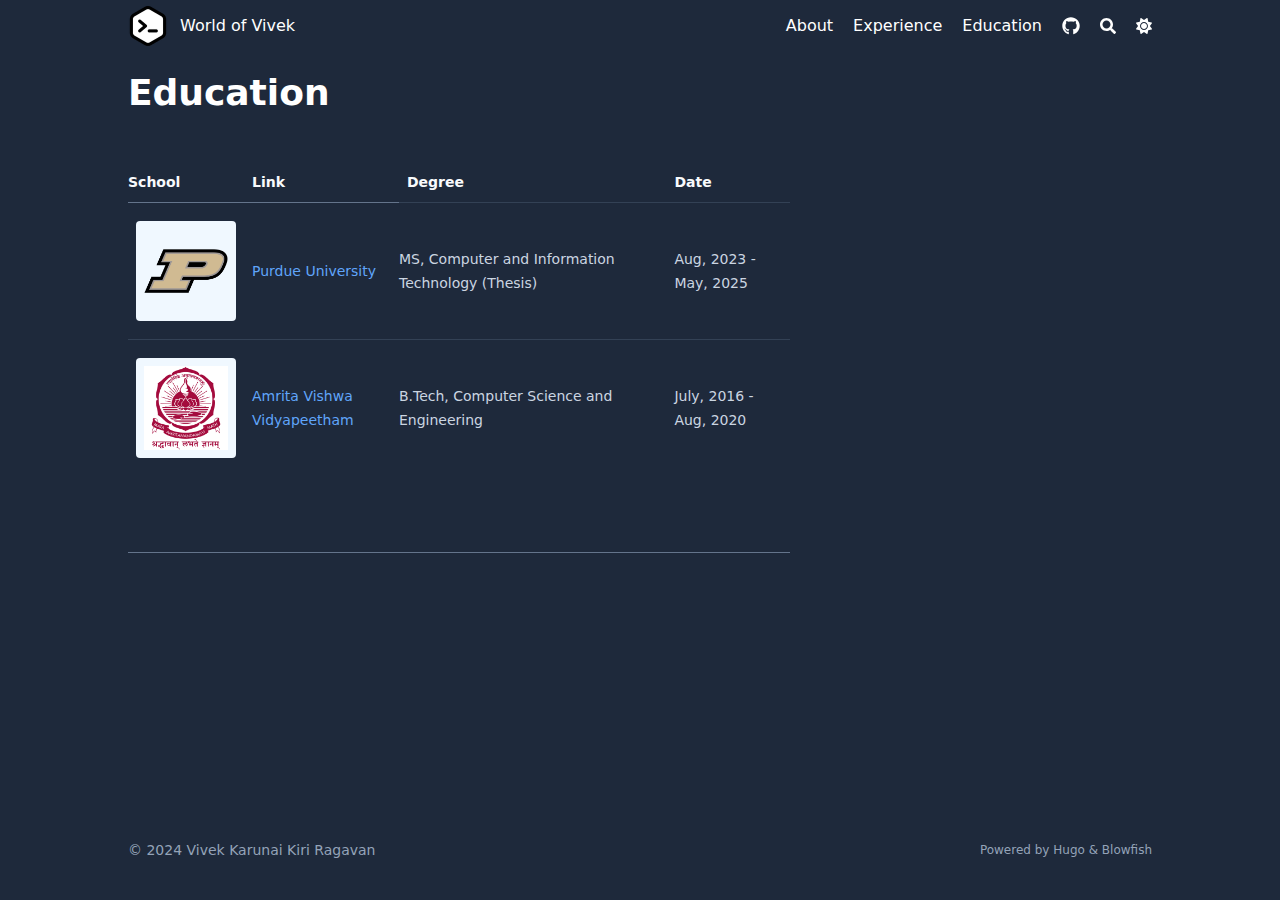
<file: education/index.html>
<!doctype html><html lang=en dir=ltr class=scroll-smooth data-default-appearance=dark data-auto-appearance=true><head><meta charset=utf-8><meta http-equiv=content-language content="en"><meta name=viewport content="width=device-width,initial-scale=1"><meta http-equiv=X-UA-Compatible content="ie=edge"><title>Education &#183; World of Vivek</title>
<meta name=title content="Education &#183; World of Vivek"><link rel=canonical href=https://vivekk16.github.io/education/><link type=text/css rel=stylesheet href=/css/main.bundle.min.d6bb98019534e406d5bc540480fc49970348881b7fb6de4b8882c273c3608708ee23ff428cefeaf2bd81066a12376ee0e5064b96079bbc664855554d3b1453aa.css integrity="sha512-1ruYAZU05AbVvFQEgPxJlwNIiBt/tt5LiILCc8NghwjuI/9CjO/q8r2BBmoSN27g5QZLlgebvGZIVVVNOxRTqg=="><script type=text/javascript src=/js/appearance.min.516a16745bea5a9bd011138d254cc0fd3973cd55ce6e15f3dec763e7c7c2c7448f8fe7b54cca811cb821b0c7e12cd161caace1dd794ac3d34d40937cbcc9ee12.js integrity="sha512-UWoWdFvqWpvQERONJUzA/TlzzVXObhXz3sdj58fCx0SPj+e1TMqBHLghsMfhLNFhyqzh3XlKw9NNQJN8vMnuEg=="></script><script defer type=text/javascript id=script-bundle src=/js/main.bundle.min.c178288131a2f1ad46910438db47ac5f7e1c48cf949e49f6dc3310c8ec9660e23fe505805eba4e2e73711335808500360d773a2b64322feb35df52856edca286.js integrity="sha512-wXgogTGi8a1GkQQ420esX34cSM+Unkn23DMQyOyWYOI/5QWAXrpOLnNxEzWAhQA2DXc6K2QyL+s131KFbtyihg==" data-copy data-copied></script><script src=/lib/zoom/zoom.min.37d2094687372da3f7343a221a470f6b8806f7891aa46a5a03966af7f0ebd38b9fe536cb154e6ad28f006d184b294525a7c4054b6bbb4be62d8b453b42db99bd.js integrity="sha512-N9IJRoc3LaP3NDoiGkcPa4gG94kapGpaA5Zq9/Dr04uf5TbLFU5q0o8AbRhLKUUlp8QFS2u7S+Yti0U7QtuZvQ=="></script><link rel=apple-touch-icon sizes=180x180 href=/apple-touch-icon.png><link rel=icon type=image/png sizes=32x32 href=/favicon-32x32.png><link rel=icon type=image/png sizes=16x16 href=/favicon-16x16.png><link rel=manifest href=/site.webmanifest><meta property="og:url" content="https://vivekk16.github.io/education/"><meta property="og:site_name" content="World of Vivek"><meta property="og:title" content="Education"><meta property="og:description" content="School Link Degree Date Purdue University MS, Computer and Information Technology (Thesis) Aug, 2023 - May, 2025 Amrita Vishwa Vidyapeetham B.Tech, Computer Science and Engineering July, 2016 - Aug, 2020"><meta property="og:locale" content="en"><meta property="og:type" content="article"><meta property="article:published_time" content="2022-06-13T21:28:51+01:00"><meta property="article:modified_time" content="2022-06-13T21:28:51+01:00"><meta name=twitter:card content="summary"><meta name=twitter:title content="Education"><meta name=twitter:description content="School Link Degree Date Purdue University MS, Computer and Information Technology (Thesis) Aug, 2023 - May, 2025 Amrita Vishwa Vidyapeetham B.Tech, Computer Science and Engineering July, 2016 - Aug, 2020"><script type=application/ld+json>[{"@context":"https://schema.org","@type":"Article","articleSection":"World of Vivek","name":"Education","headline":"Education","abstract":"\u003cstyle\u003e\n  .table-responsive {\n    width: 100%;\n    overflow-x: auto;\n    -webkit-overflow-scrolling: touch; \/* For smoother scrolling on iOS *\/\n  }\n\n  table {\n    min-width: 600px; \/* Adjust if needed *\/\n  }\n\u003c\/style\u003e\n\u003cdiv class=\u0022table-responsive\u0022\u003e\n  \u003ctable\u003e\n    \u003cthead\u003e\n        \u003ctr\u003e\n            \u003cth\u003eSchool\u003c\/th\u003e\n            \u003cth\u003eLink\u003c\/th\u003e\n            \u003cth\u003eDegree\u003c\/th\u003e\n            \u003cth\u003eDate\u003c\/th\u003e\n        \u003c\/tr\u003e\n    \u003c\/thead\u003e\n    \u003ctbody\u003e\n        \u003ctr\u003e\n            \u003ctd rowspan=2\u003e\u003cimg class=\u0022customEntitityLogo\u0022 src=\u0022purdue.png\u0022\/\u003e\u003c\/td\u003e\n            \u003ctd rowspan=2\u003e\u003ca href=\u0022https:\/\/purdue.edu\/\u0022 target=\u0022_blank\u0022\u003ePurdue University\u003c\/a\u003e\u003c\/td\u003e\n        \u003c\/tr\u003e\n        \u003ctr\u003e\n            \u003ctd\u003eMS, Computer and Information Technology (Thesis)\u003c\/td\u003e\n            \u003ctd\u003eAug, 2023 - May, 2025\u003c\/td\u003e\n        \u003c\/tr\u003e\n        \u003ctr\u003e\n            \u003ctd rowspan=2\u003e\u003cimg class=\u0022customEntitityLogo\u0022 src=\u0022amrita.png\u0022\/\u003e\u003c\/td\u003e\n            \u003ctd rowspan=2\u003e\u003ca href=\u0022https:\/\/amrita.edu\/\u0022 target=\u0022_blank\u0022\u003eAmrita Vishwa Vidyapeetham\u003c\/a\u003e\u003c\/td\u003e\n        \u003c\/tr\u003e\n        \u003ctr\u003e\n            \u003ctd\u003eB.Tech, Computer Science and Engineering\u003c\/td\u003e\n            \u003ctd\u003eJuly, 2016 - Aug, 2020\u003c\/td\u003e\n        \u003c\/tr\u003e\n    \u003c\/tbody\u003e\n  \u003c\/table\u003e\n\u003c\/div\u003e\n\u003chr\u003e","inLanguage":"en","url":"https:\/\/vivekk16.github.io\/education\/","author":{"@type":"Person","name":"Vivek Karunai Kiri Ragavan"},"copyrightYear":"2022","dateCreated":"2022-06-13T21:28:51\u002b01:00","datePublished":"2022-06-13T21:28:51\u002b01:00","dateModified":"2022-06-13T21:28:51\u002b01:00","mainEntityOfPage":"true","wordCount":"30"}]</script><meta name=author content="Vivek Karunai Kiri Ragavan"><link href=mailto:vkarunai@purdue.edu rel=me><link href=https://linkedin.com/in/vivek-kk-ragavan rel=me><link href=https://github.com/vivekk16 rel=me><script src=/lib/jquery/jquery.slim.min.b0dca576e87d7eaa5850ae4e61759c065786cdb6489d68fcc82240539eebd5da522bdb4fda085ffd245808c8fe2acb2516408eb774ef26b5f6015fc6737c0ea8.js integrity="sha512-sNylduh9fqpYUK5OYXWcBleGzbZInWj8yCJAU57r1dpSK9tP2ghf/SRYCMj+KsslFkCOt3TvJrX2AV/Gc3wOqA=="></script><meta name=theme-color></head><body class="flex flex-col h-screen px-6 m-auto text-lg leading-7 max-w-7xl bg-neutral text-neutral-900 dark:bg-neutral-800 dark:text-neutral sm:px-14 md:px-24 lg:px-32 scrollbar-thin scrollbar-track-neutral-200 scrollbar-thumb-neutral-400 dark:scrollbar-track-neutral-800 dark:scrollbar-thumb-neutral-600"><div id=the-top class="absolute flex self-center"><a class="px-3 py-1 text-sm -translate-y-8 rounded-b-lg bg-primary-200 focus:translate-y-0 dark:bg-neutral-600" href=#main-content><span class="font-bold text-primary-600 ltr:pr-2 rtl:pl-2 dark:text-primary-400">&darr;</span>Skip to main content</a></div><div style=padding-left:0;padding-right:0;padding-top:2px;padding-bottom:3px class="main-menu flex items-center justify-between px-4 py-6 sm:px-6 md:justify-start space-x-3"><div><a href=/ class=flex><span class=sr-only>World of Vivek</span>
<img src=/img/logo.png width=40 height=40 class="logo max-h-[5rem] max-w-[5rem] object-scale-down object-left nozoom" alt="World of Vivek"></a></div><div class="flex flex-1 items-center justify-between"><nav class="flex space-x-3"><a href=/ class="text-base font-medium text-gray-500 hover:text-gray-900">World of Vivek</a></nav><nav class="hidden md:flex items-center space-x-5 md:ml-12 h-12"><a href=/about/ class="flex items-center text-gray-500 hover:text-primary-600 dark:hover:text-primary-400"><p class="text-base font-medium" title>About</p></a><a href=/experience/ class="flex items-center text-gray-500 hover:text-primary-600 dark:hover:text-primary-400"><p class="text-base font-medium" title>Experience</p></a><a href=/education/ class="flex items-center text-gray-500 hover:text-primary-600 dark:hover:text-primary-400"><p class="text-base font-medium" title>Education</p></a><a href=https://github.com/vivekk16 target=_blank class="flex items-center text-gray-500 hover:text-primary-600 dark:hover:text-primary-400"><span><span class="relative block icon"><svg viewBox="0 0 496 512"><path fill="currentcolor" d="M165.9 397.4c0 2-2.3 3.6-5.2 3.6-3.3.3-5.6-1.3-5.6-3.6.0-2 2.3-3.6 5.2-3.6 3-.3 5.6 1.3 5.6 3.6zm-31.1-4.5c-.7 2 1.3 4.3 4.3 4.9 2.6 1 5.6.0 6.2-2s-1.3-4.3-4.3-5.2c-2.6-.7-5.5.3-6.2 2.3zm44.2-1.7c-2.9.7-4.9 2.6-4.6 4.9.3 2 2.9 3.3 5.9 2.6 2.9-.7 4.9-2.6 4.6-4.6-.3-1.9-3-3.2-5.9-2.9zM244.8 8C106.1 8 0 113.3.0 252c0 110.9 69.8 205.8 169.5 239.2 12.8 2.3 17.3-5.6 17.3-12.1.0-6.2-.3-40.4-.3-61.4.0.0-70 15-84.7-29.8.0.0-11.4-29.1-27.8-36.6.0.0-22.9-15.7 1.6-15.4.0.0 24.9 2 38.6 25.8 21.9 38.6 58.6 27.5 72.9 20.9 2.3-16 8.8-27.1 16-33.7-55.9-6.2-112.3-14.3-112.3-110.5.0-27.5 7.6-41.3 23.6-58.9-2.6-6.5-11.1-33.3 2.6-67.9 20.9-6.5 69 27 69 27 20-5.6 41.5-8.5 62.8-8.5s42.8 2.9 62.8 8.5c0 0 48.1-33.6 69-27 13.7 34.7 5.2 61.4 2.6 67.9 16 17.7 25.8 31.5 25.8 58.9.0 96.5-58.9 104.2-114.8 110.5 9.2 7.9 17 22.9 17 46.4.0 33.7-.3 75.4-.3 83.6.0 6.5 4.6 14.4 17.3 12.1C428.2 457.8 496 362.9 496 252 496 113.3 383.5 8 244.8 8zM97.2 352.9c-1.3 1-1 3.3.7 5.2 1.6 1.6 3.9 2.3 5.2 1 1.3-1 1-3.3-.7-5.2-1.6-1.6-3.9-2.3-5.2-1zm-10.8-8.1c-.7 1.3.3 2.9 2.3 3.9 1.6 1 3.6.7 4.3-.7.7-1.3-.3-2.9-2.3-3.9-2-.6-3.6-.3-4.3.7zm32.4 35.6c-1.6 1.3-1 4.3 1.3 6.2 2.3 2.3 5.2 2.6 6.5 1 1.3-1.3.7-4.3-1.3-6.2-2.2-2.3-5.2-2.6-6.5-1zm-11.4-14.7c-1.6 1-1.6 3.6.0 5.9 1.6 2.3 4.3 3.3 5.6 2.3 1.6-1.3 1.6-3.9.0-6.2-1.4-2.3-4-3.3-5.6-2z"/></svg></span></span><p class="text-base font-medium" title></p></a><button id=search-button aria-label=Search class="text-base hover:text-primary-600 dark:hover:text-primary-400" title>
<span class="relative block icon"><svg aria-hidden="true" focusable="false" data-prefix="fas" data-icon="search" class="svg-inline--fa fa-search fa-w-16" role="img" viewBox="0 0 512 512"><path fill="currentcolor" d="M505 442.7 405.3 343c-4.5-4.5-10.6-7-17-7H372c27.6-35.3 44-79.7 44-128C416 93.1 322.9.0 208 0S0 93.1.0 208s93.1 208 208 208c48.3.0 92.7-16.4 128-44v16.3c0 6.4 2.5 12.5 7 17l99.7 99.7c9.4 9.4 24.6 9.4 33.9.0l28.3-28.3c9.4-9.4 9.4-24.6.1-34zM208 336c-70.7.0-128-57.2-128-128 0-70.7 57.2-128 128-128 70.7.0 128 57.2 128 128 0 70.7-57.2 128-128 128z"/></svg></span></button><div class="ltr:mr-14 rtl:ml-14 flex items-center"><button id=appearance-switcher aria-label="Dark mode switcher" type=button class="text-base hover:text-primary-600 dark:hover:text-primary-400"><div class="flex items-center justify-center dark:hidden"><span class="relative block icon"><svg viewBox="0 0 512 512"><path fill="currentcolor" d="M32 256C32 132.2 132.3 32 255.8 32c11.36.0 29.7 1.668 40.9 3.746 9.616 1.777 11.75 14.63 3.279 19.44C245 86.5 211.2 144.6 211.2 207.8c0 109.7 99.71 193 208.3 172.3 9.561-1.805 16.28 9.324 10.11 16.95C387.9 448.6 324.8 480 255.8 480 132.1 480 32 379.6 32 256z"/></svg></span></div><div class="items-center justify-center hidden dark:flex"><span class="relative block icon"><svg viewBox="0 0 512 512"><path fill="currentcolor" d="M256 159.1c-53.02.0-95.1 42.98-95.1 95.1s41.2 96.9 95.1 96.9 95.1-42.98 95.1-95.1S309 159.1 256 159.1zM509.3 347l-63.2-91.9 63.15-91.01c6.332-9.125 1.104-21.74-9.826-23.72l-109-19.7-19.7-109c-1.975-10.93-14.59-16.16-23.72-9.824L256 65.89 164.1 2.736c-9.125-6.332-21.74-1.107-23.72 9.824L121.6 121.6 12.56 141.3C1.633 143.2-3.596 155.9 2.736 164.1L65.89 256 2.74 347.01c-6.332 9.125-1.105 21.74 9.824 23.72l109 19.7 19.7 109c1.975 10.93 14.59 16.16 23.72 9.824L256 446.1l91.01 63.15c9.127 6.334 21.75 1.107 23.72-9.822l19.7-109 109-19.7C510.4 368.8 515.6 356.1 509.3 347zM256 383.1c-70.69.0-127.1-57.31-127.1-127.1.0-70.69 57.31-127.1 127.1-127.1S383.1 186.2 383.1 256c0 70.7-56.4 127.1-127.1 127.1z"/></svg></span></div></button></div></nav><div class="flex md:hidden items-center space-x-5 md:ml-12 h-12"><span></span>
<button id=search-button-mobile aria-label=Search class="text-base hover:text-primary-600 dark:hover:text-primary-400" title>
<span class="relative block icon"><svg aria-hidden="true" focusable="false" data-prefix="fas" data-icon="search" class="svg-inline--fa fa-search fa-w-16" role="img" viewBox="0 0 512 512"><path fill="currentcolor" d="M505 442.7 405.3 343c-4.5-4.5-10.6-7-17-7H372c27.6-35.3 44-79.7 44-128C416 93.1 322.9.0 208 0S0 93.1.0 208s93.1 208 208 208c48.3.0 92.7-16.4 128-44v16.3c0 6.4 2.5 12.5 7 17l99.7 99.7c9.4 9.4 24.6 9.4 33.9.0l28.3-28.3c9.4-9.4 9.4-24.6.1-34zM208 336c-70.7.0-128-57.2-128-128 0-70.7 57.2-128 128-128 70.7.0 128 57.2 128 128 0 70.7-57.2 128-128 128z"/></svg>
</span></button>
<button id=appearance-switcher-mobile aria-label="Dark mode switcher" type=button class="text-base hover:text-primary-600 dark:hover:text-primary-400" style=margin-right:5px><div class="flex items-center justify-center dark:hidden"><span class="relative block icon"><svg viewBox="0 0 512 512"><path fill="currentcolor" d="M32 256C32 132.2 132.3 32 255.8 32c11.36.0 29.7 1.668 40.9 3.746 9.616 1.777 11.75 14.63 3.279 19.44C245 86.5 211.2 144.6 211.2 207.8c0 109.7 99.71 193 208.3 172.3 9.561-1.805 16.28 9.324 10.11 16.95C387.9 448.6 324.8 480 255.8 480 132.1 480 32 379.6 32 256z"/></svg></span></div><div class="items-center justify-center hidden dark:flex"><span class="relative block icon"><svg viewBox="0 0 512 512"><path fill="currentcolor" d="M256 159.1c-53.02.0-95.1 42.98-95.1 95.1s41.2 96.9 95.1 96.9 95.1-42.98 95.1-95.1S309 159.1 256 159.1zM509.3 347l-63.2-91.9 63.15-91.01c6.332-9.125 1.104-21.74-9.826-23.72l-109-19.7-19.7-109c-1.975-10.93-14.59-16.16-23.72-9.824L256 65.89 164.1 2.736c-9.125-6.332-21.74-1.107-23.72 9.824L121.6 121.6 12.56 141.3C1.633 143.2-3.596 155.9 2.736 164.1L65.89 256 2.74 347.01c-6.332 9.125-1.105 21.74 9.824 23.72l109 19.7 19.7 109c1.975 10.93 14.59 16.16 23.72 9.824L256 446.1l91.01 63.15c9.127 6.334 21.75 1.107 23.72-9.822l19.7-109 109-19.7C510.4 368.8 515.6 356.1 509.3 347zM256 383.1c-70.69.0-127.1-57.31-127.1-127.1.0-70.69 57.31-127.1 127.1-127.1S383.1 186.2 383.1 256c0 70.7-56.4 127.1-127.1 127.1z"/></svg></span></div></button></div></div><div class="-my-2 -mr-2 md:hidden"><label id=menu-button class=block><div class="cursor-pointer hover:text-primary-600 dark:hover:text-primary-400"><span class="relative block icon"><svg viewBox="0 0 448 512"><path fill="currentcolor" d="M0 96C0 78.33 14.33 64 32 64H416c17.7.0 32 14.33 32 32 0 17.7-14.3 32-32 32H32C14.33 128 0 113.7.0 96zM0 256c0-17.7 14.33-32 32-32H416c17.7.0 32 14.3 32 32s-14.3 32-32 32H32c-17.67.0-32-14.3-32-32zM416 448H32c-17.67.0-32-14.3-32-32s14.33-32 32-32H416c17.7.0 32 14.3 32 32s-14.3 32-32 32z"/></svg></span></div><div id=menu-wrapper style=padding-top:5px class="fixed inset-0 z-30 invisible w-screen h-screen m-0 overflow-auto transition-opacity opacity-0 cursor-default bg-neutral-100/50 backdrop-blur-sm dark:bg-neutral-900/50"><ul class="flex space-y-2 mt-3 flex-col items-end w-full px-6 py-6 mx-auto overflow-visible list-none ltr:text-right rtl:text-left max-w-7xl"><li id=menu-close-button><span class="cursor-pointer inline-block align-text-bottom hover:text-primary-600 dark:hover:text-primary-400"><span class="relative block icon"><svg viewBox="0 0 320 512"><path fill="currentcolor" d="M310.6 361.4c12.5 12.5 12.5 32.75.0 45.25C304.4 412.9 296.2 416 288 416s-16.38-3.125-22.62-9.375L160 301.3 54.63 406.6C48.38 412.9 40.19 416 32 416S15.63 412.9 9.375 406.6c-12.5-12.5-12.5-32.75.0-45.25l105.4-105.4L9.375 150.6c-12.5-12.5-12.5-32.75.0-45.25s32.75-12.5 45.25.0L160 210.8l105.4-105.4c12.5-12.5 32.75-12.5 45.25.0s12.5 32.75.0 45.25l-105.4 105.4L310.6 361.4z"/></svg></span></span></li><li class=mt-1><a href=/about/ class="flex items-center text-gray-500 hover:text-primary-600 dark:hover:text-primary-400"><p class="text-bg font-bg" title>About</p></a></li><li class=mt-1><a href=/experience/ class="flex items-center text-gray-500 hover:text-primary-600 dark:hover:text-primary-400"><p class="text-bg font-bg" title>Experience</p></a></li><li class=mt-1><a href=/education/ class="flex items-center text-gray-500 hover:text-primary-600 dark:hover:text-primary-400"><p class="text-bg font-bg" title>Education</p></a></li><li class=mt-1><a href=https://github.com/vivekk16 target=_blank class="flex items-center text-gray-500 hover:text-primary-600 dark:hover:text-primary-400"><div><span class="relative block icon"><svg viewBox="0 0 496 512"><path fill="currentcolor" d="M165.9 397.4c0 2-2.3 3.6-5.2 3.6-3.3.3-5.6-1.3-5.6-3.6.0-2 2.3-3.6 5.2-3.6 3-.3 5.6 1.3 5.6 3.6zm-31.1-4.5c-.7 2 1.3 4.3 4.3 4.9 2.6 1 5.6.0 6.2-2s-1.3-4.3-4.3-5.2c-2.6-.7-5.5.3-6.2 2.3zm44.2-1.7c-2.9.7-4.9 2.6-4.6 4.9.3 2 2.9 3.3 5.9 2.6 2.9-.7 4.9-2.6 4.6-4.6-.3-1.9-3-3.2-5.9-2.9zM244.8 8C106.1 8 0 113.3.0 252c0 110.9 69.8 205.8 169.5 239.2 12.8 2.3 17.3-5.6 17.3-12.1.0-6.2-.3-40.4-.3-61.4.0.0-70 15-84.7-29.8.0.0-11.4-29.1-27.8-36.6.0.0-22.9-15.7 1.6-15.4.0.0 24.9 2 38.6 25.8 21.9 38.6 58.6 27.5 72.9 20.9 2.3-16 8.8-27.1 16-33.7-55.9-6.2-112.3-14.3-112.3-110.5.0-27.5 7.6-41.3 23.6-58.9-2.6-6.5-11.1-33.3 2.6-67.9 20.9-6.5 69 27 69 27 20-5.6 41.5-8.5 62.8-8.5s42.8 2.9 62.8 8.5c0 0 48.1-33.6 69-27 13.7 34.7 5.2 61.4 2.6 67.9 16 17.7 25.8 31.5 25.8 58.9.0 96.5-58.9 104.2-114.8 110.5 9.2 7.9 17 22.9 17 46.4.0 33.7-.3 75.4-.3 83.6.0 6.5 4.6 14.4 17.3 12.1C428.2 457.8 496 362.9 496 252 496 113.3 383.5 8 244.8 8zM97.2 352.9c-1.3 1-1 3.3.7 5.2 1.6 1.6 3.9 2.3 5.2 1 1.3-1 1-3.3-.7-5.2-1.6-1.6-3.9-2.3-5.2-1zm-10.8-8.1c-.7 1.3.3 2.9 2.3 3.9 1.6 1 3.6.7 4.3-.7.7-1.3-.3-2.9-2.3-3.9-2-.6-3.6-.3-4.3.7zm32.4 35.6c-1.6 1.3-1 4.3 1.3 6.2 2.3 2.3 5.2 2.6 6.5 1 1.3-1.3.7-4.3-1.3-6.2-2.2-2.3-5.2-2.6-6.5-1zm-11.4-14.7c-1.6 1-1.6 3.6.0 5.9 1.6 2.3 4.3 3.3 5.6 2.3 1.6-1.3 1.6-3.9.0-6.2-1.4-2.3-4-3.3-5.6-2z"/></svg></span></div><p class="text-bg font-bg" title></p></a></li></ul></div></label></div></div><div class="relative flex flex-col grow"><main id=main-content class=grow><article><header id=single_header class="mt-5 max-w-prose"><h1 class="mt-0 text-4xl font-extrabold text-neutral-900 dark:text-neutral">Education</h1><div class="mt-1 mb-6 text-base text-neutral-500 dark:text-neutral-400 print:hidden"><div class="flex flex-row flex-wrap items-center"></div></div></header><section class="flex flex-col max-w-full mt-0 prose dark:prose-invert lg:flex-row"><div class="min-w-0 min-h-0 max-w-fit"><div class="article-content max-w-prose mb-20"><style>.table-responsive{width:100%;overflow-x:auto;-webkit-overflow-scrolling:touch}table{min-width:600px}</style><div class=table-responsive><table><thead><tr><th>School</th><th>Link</th><th>Degree</th><th>Date</th></tr></thead><tbody><tr><td rowspan=2><img class=customEntitityLogo src=purdue.png></td><td rowspan=2><a href=https://purdue.edu/ target=_blank>Purdue University</a></td></tr><tr><td>MS, Computer and Information Technology (Thesis)</td><td>Aug, 2023 - May, 2025</td></tr><tr><td rowspan=2><img class=customEntitityLogo src=amrita.png></td><td rowspan=2><a href=https://amrita.edu/ target=_blank>Amrita Vishwa Vidyapeetham</a></td></tr><tr><td>B.Tech, Computer Science and Engineering</td><td>July, 2016 - Aug, 2020</td></tr></tbody></table></div><hr></div></div><script>var oid="views_education/index.md",oid_likes="likes_education/index.md"</script><script type=text/javascript src=/js/page.min.0860cf4e04fa2d72cc33ddba263083464d48f67de06114529043cb4623319efed4f484fd7f1730df5abea0e2da6f3538855634081d02f2d6e920b956f063e823.js integrity="sha512-CGDPTgT6LXLMM926JjCDRk1I9n3gYRRSkEPLRiMxnv7U9IT9fxcw31q+oOLabzU4hVY0CB0C8tbpILlW8GPoIw=="></script></section><footer class="pt-8 max-w-prose print:hidden"></footer></article><div id=top-scroller class="pointer-events-none absolute top-[110vh] bottom-0 w-12 ltr:right-0 rtl:left-0"><a href=#the-top class="pointer-events-auto sticky top-[calc(100vh-5.5rem)] flex h-12 w-12 mb-16 items-center justify-center rounded-full bg-neutral/50 text-xl text-neutral-700 hover:text-primary-600 dark:bg-neutral-800/50 dark:text-neutral dark:hover:text-primary-400" aria-label="Scroll to top" title="Scroll to top">&uarr;</a></div></main><footer id=site-footer class="py-10 print:hidden"><div class="flex items-center justify-between"><p class="text-sm text-neutral-500 dark:text-neutral-400">&copy;
2024
Vivek Karunai Kiri Ragavan</p><p class="text-xs text-neutral-500 dark:text-neutral-400">Powered by <a class="hover:underline hover:decoration-primary-400 hover:text-primary-500" href=https://gohugo.io/ target=_blank rel="noopener noreferrer">Hugo</a> & <a class="hover:underline hover:decoration-primary-400 hover:text-primary-500" href=https://blowfish.page/ target=_blank rel="noopener noreferrer">Blowfish</a></p></div><script>mediumZoom(document.querySelectorAll("img:not(.nozoom)"),{margin:24,background:"rgba(0,0,0,0.5)",scrollOffset:0})</script><script type=text/javascript src=/js/process.min.ee03488f19c93c2efb199e2e3014ea5f3cb2ce7d45154adb3399a158cac27ca52831db249ede5bb602700ef87eb02434139de0858af1818ab0fb4182472204a4.js integrity="sha512-7gNIjxnJPC77GZ4uMBTqXzyyzn1FFUrbM5mhWMrCfKUoMdsknt5btgJwDvh+sCQ0E53ghYrxgYqw+0GCRyIEpA=="></script></footer><div id=search-wrapper class="invisible fixed inset-0 flex h-screen w-screen cursor-default flex-col bg-neutral-500/50 p-4 backdrop-blur-sm dark:bg-neutral-900/50 sm:p-6 md:p-[10vh] lg:p-[12vh]" data-url=https://vivekk16.github.io/ style=z-index:500><div id=search-modal class="flex flex-col w-full max-w-3xl min-h-0 mx-auto border rounded-md shadow-lg top-20 border-neutral-200 bg-neutral dark:border-neutral-700 dark:bg-neutral-800"><header class="relative z-10 flex items-center justify-between flex-none px-2"><form class="flex items-center flex-auto min-w-0"><div class="flex items-center justify-center w-8 h-8 text-neutral-400"><span class="relative block icon"><svg aria-hidden="true" focusable="false" data-prefix="fas" data-icon="search" class="svg-inline--fa fa-search fa-w-16" role="img" viewBox="0 0 512 512"><path fill="currentcolor" d="M505 442.7 405.3 343c-4.5-4.5-10.6-7-17-7H372c27.6-35.3 44-79.7 44-128C416 93.1 322.9.0 208 0S0 93.1.0 208s93.1 208 208 208c48.3.0 92.7-16.4 128-44v16.3c0 6.4 2.5 12.5 7 17l99.7 99.7c9.4 9.4 24.6 9.4 33.9.0l28.3-28.3c9.4-9.4 9.4-24.6.1-34zM208 336c-70.7.0-128-57.2-128-128 0-70.7 57.2-128 128-128 70.7.0 128 57.2 128 128 0 70.7-57.2 128-128 128z"/></svg></span></div><input type=search id=search-query class="flex flex-auto h-12 mx-1 bg-transparent appearance-none focus:outline-dotted focus:outline-2 focus:outline-transparent" placeholder=Search tabindex=0></form><button id=close-search-button class="flex items-center justify-center w-8 h-8 text-neutral-700 hover:text-primary-600 dark:text-neutral dark:hover:text-primary-400" title="Close (Esc)">
<span class="relative block icon"><svg viewBox="0 0 320 512"><path fill="currentcolor" d="M310.6 361.4c12.5 12.5 12.5 32.75.0 45.25C304.4 412.9 296.2 416 288 416s-16.38-3.125-22.62-9.375L160 301.3 54.63 406.6C48.38 412.9 40.19 416 32 416S15.63 412.9 9.375 406.6c-12.5-12.5-12.5-32.75.0-45.25l105.4-105.4L9.375 150.6c-12.5-12.5-12.5-32.75.0-45.25s32.75-12.5 45.25.0L160 210.8l105.4-105.4c12.5-12.5 32.75-12.5 45.25.0s12.5 32.75.0 45.25l-105.4 105.4L310.6 361.4z"/></svg></span></button></header><section class="flex-auto px-2 overflow-auto"><ul id=search-results></ul></section></div></div></div></body></html>
</file>
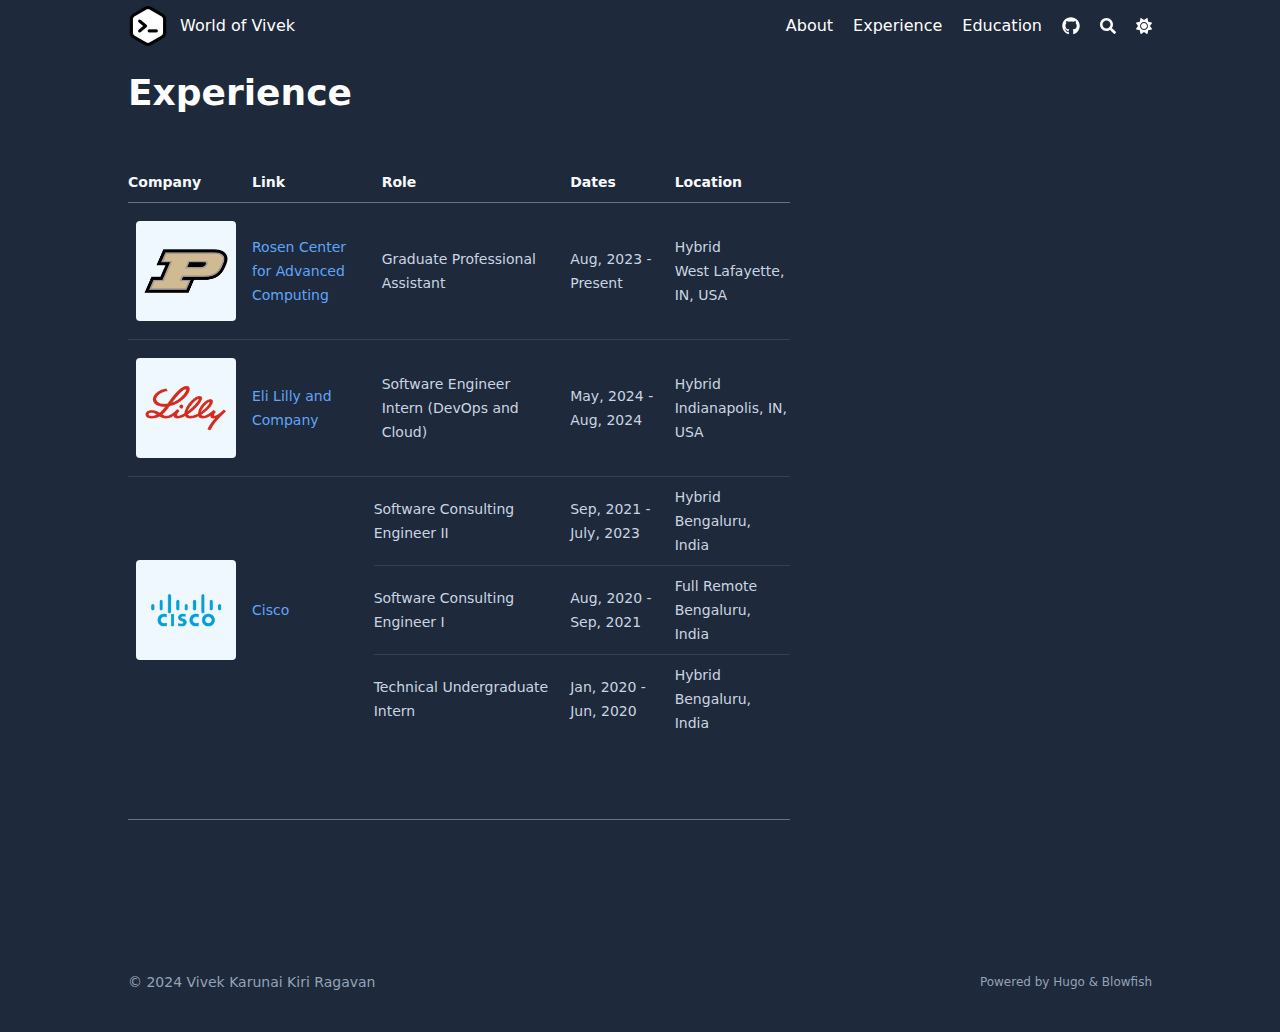
<file: experience/index.html>
<!doctype html><html lang=en dir=ltr class=scroll-smooth data-default-appearance=dark data-auto-appearance=true><head><meta charset=utf-8><meta http-equiv=content-language content="en"><meta name=viewport content="width=device-width,initial-scale=1"><meta http-equiv=X-UA-Compatible content="ie=edge"><title>Experience &#183; World of Vivek</title>
<meta name=title content="Experience &#183; World of Vivek"><link rel=canonical href=https://vivekk16.github.io/experience/><link type=text/css rel=stylesheet href=/css/main.bundle.min.d6bb98019534e406d5bc540480fc49970348881b7fb6de4b8882c273c3608708ee23ff428cefeaf2bd81066a12376ee0e5064b96079bbc664855554d3b1453aa.css integrity="sha512-1ruYAZU05AbVvFQEgPxJlwNIiBt/tt5LiILCc8NghwjuI/9CjO/q8r2BBmoSN27g5QZLlgebvGZIVVVNOxRTqg=="><script type=text/javascript src=/js/appearance.min.516a16745bea5a9bd011138d254cc0fd3973cd55ce6e15f3dec763e7c7c2c7448f8fe7b54cca811cb821b0c7e12cd161caace1dd794ac3d34d40937cbcc9ee12.js integrity="sha512-UWoWdFvqWpvQERONJUzA/TlzzVXObhXz3sdj58fCx0SPj+e1TMqBHLghsMfhLNFhyqzh3XlKw9NNQJN8vMnuEg=="></script><script defer type=text/javascript id=script-bundle src=/js/main.bundle.min.c178288131a2f1ad46910438db47ac5f7e1c48cf949e49f6dc3310c8ec9660e23fe505805eba4e2e73711335808500360d773a2b64322feb35df52856edca286.js integrity="sha512-wXgogTGi8a1GkQQ420esX34cSM+Unkn23DMQyOyWYOI/5QWAXrpOLnNxEzWAhQA2DXc6K2QyL+s131KFbtyihg==" data-copy data-copied></script><script src=/lib/zoom/zoom.min.37d2094687372da3f7343a221a470f6b8806f7891aa46a5a03966af7f0ebd38b9fe536cb154e6ad28f006d184b294525a7c4054b6bbb4be62d8b453b42db99bd.js integrity="sha512-N9IJRoc3LaP3NDoiGkcPa4gG94kapGpaA5Zq9/Dr04uf5TbLFU5q0o8AbRhLKUUlp8QFS2u7S+Yti0U7QtuZvQ=="></script><link rel=apple-touch-icon sizes=180x180 href=/apple-touch-icon.png><link rel=icon type=image/png sizes=32x32 href=/favicon-32x32.png><link rel=icon type=image/png sizes=16x16 href=/favicon-16x16.png><link rel=manifest href=/site.webmanifest><meta property="og:url" content="https://vivekk16.github.io/experience/"><meta property="og:site_name" content="World of Vivek"><meta property="og:title" content="Experience"><meta property="og:description" content="Company Link Role Dates Location Rosen Center for Advanced Computing Graduate Professional Assistant Aug, 2023 - Present Hybrid West Lafayette, IN, USA Eli Lilly and Company Software Engineer Intern (DevOps and Cloud) May, 2024 - Aug, 2024 Hybrid Indianapolis, IN, USA Cisco Software Consulting Engineer II Sep, 2021 - July, 2023 Hybrid Bengaluru, India Software Consulting Engineer I Aug, 2020 - Sep, 2021 Full Remote Bengaluru, India Technical Undergraduate Intern Jan, 2020 - Jun, 2020 Hybrid Bengaluru, India"><meta property="og:locale" content="en"><meta property="og:type" content="article"><meta property="article:published_time" content="2022-06-13T21:28:51+01:00"><meta property="article:modified_time" content="2022-06-13T21:28:51+01:00"><meta name=twitter:card content="summary"><meta name=twitter:title content="Experience"><meta name=twitter:description content="Company Link Role Dates Location Rosen Center for Advanced Computing Graduate Professional Assistant Aug, 2023 - Present Hybrid West Lafayette, IN, USA Eli Lilly and Company Software Engineer Intern (DevOps and Cloud) May, 2024 - Aug, 2024 Hybrid Indianapolis, IN, USA Cisco Software Consulting Engineer II Sep, 2021 - July, 2023 Hybrid Bengaluru, India Software Consulting Engineer I Aug, 2020 - Sep, 2021 Full Remote Bengaluru, India Technical Undergraduate Intern Jan, 2020 - Jun, 2020 Hybrid Bengaluru, India"><script type=application/ld+json>[{"@context":"https://schema.org","@type":"Article","articleSection":"World of Vivek","name":"Experience","headline":"Experience","abstract":"\u003cstyle\u003e\n  .table-responsive {\n    width: 100%;\n    overflow-x: auto;\n    -webkit-overflow-scrolling: touch; \/* Smoother scrolling on iOS *\/\n  }\n\n  table {\n    min-width: 600px; \/* Adjust as needed *\/\n  }\n\u003c\/style\u003e\n\u003cdiv class=\u0022table-responsive\u0022\u003e\n  \u003ctable\u003e\n    \u003cthead\u003e\n        \u003ctr\u003e\n            \u003cth\u003eCompany\u003c\/th\u003e\n            \u003cth\u003eLink\u003c\/th\u003e\n            \u003cth\u003eRole\u003c\/th\u003e\n            \u003cth\u003eDates\u003c\/th\u003e\n            \u003cth\u003eLocation\u003c\/th\u003e\n        \u003c\/tr\u003e\n    \u003c\/thead\u003e\n    \u003ctbody\u003e\n        \u003ctr\u003e\n            \u003ctd\u003e\u003cimg class=\u0022customEntitityLogo\u0022 src=\u0022purdue.png\u0022\/\u003e\u003c\/td\u003e\n            \u003ctd\u003e\u003ca href=\u0022https:\/\/www.rcac.purdue.edu\/\u0022 target=\u0022_blank\u0022\u003eRosen Center for Advanced Computing\u003c\/a\u003e\u003c\/td\u003e\n            \u003ctd\u003eGraduate Professional Assistant\u003c\/td\u003e\n            \u003ctd\u003eAug, 2023 - Present\u003c\/td\u003e\n            \u003ctd\u003eHybrid \u003c\/br\u003e West Lafayette, IN, USA\u003c\/td\u003e\n        \u003c\/tr\u003e\n        \u003ctr\u003e\n            \u003ctd\u003e\u003cimg class=\u0022customEntitityLogo\u0022 src=\u0022lilly.png\u0022\/\u003e\u003c\/td\u003e\n            \u003ctd\u003e\u003ca href=\u0022https:\/\/www.lilly.com\/\u0022 target=\u0022_blank\u0022\u003eEli Lilly and Company\u003c\/a\u003e\u003c\/td\u003e\n            \u003ctd\u003eSoftware Engineer Intern (DevOps and Cloud)\u003c\/td\u003e\n            \u003ctd\u003eMay, 2024 - Aug, 2024\u003c\/td\u003e\n            \u003ctd\u003eHybrid \u003c\/br\u003e Indianapolis, IN, USA\u003c\/td\u003e\n        \u003c\/tr\u003e\n        \u003ctr\u003e\n            \u003ctd rowspan=4\u003e\u003cimg class=\u0022customEntitityLogo\u0022 src=\u0022cisco.png\u0022\/\u003e\u003c\/td\u003e\n            \u003ctd rowspan=4\u003e\u003ca href=\u0022https:\/\/www.cisco.com\/\u0022 target=\u0022_blank\u0022\u003eCisco\u003c\/a\u003e\u003c\/td\u003e\n        \u003c\/tr\u003e\n        \u003ctr\u003e\n            \u003ctd\u003eSoftware Consulting Engineer II\u003c\/td\u003e\n            \u003ctd\u003eSep, 2021 - July, 2023\u003c\/td\u003e\n            \u003ctd\u003eHybrid \u003c\/br\u003e Bengaluru, India\u003c\/td\u003e\n        \u003c\/tr\u003e\n        \u003ctr\u003e\n            \u003ctd\u003eSoftware Consulting Engineer I\u003c\/td\u003e\n            \u003ctd\u003eAug, 2020 - Sep, 2021\u003c\/td\u003e\n            \u003ctd\u003eFull Remote \u003c\/br\u003e Bengaluru, India\u003c\/td\u003e\n        \u003c\/tr\u003e\n        \u003ctr\u003e\n            \u003ctd\u003eTechnical Undergraduate Intern\u003c\/td\u003e\n            \u003ctd\u003eJan, 2020 - Jun, 2020\u003c\/td\u003e\n            \u003ctd\u003eHybrid \u003c\/br\u003e Bengaluru, India\u003c\/td\u003e\n        \u003c\/tr\u003e\n    \u003c\/tbody\u003e\n  \u003c\/table\u003e\n\u003c\/div\u003e\n\u003chr\u003e","inLanguage":"en","url":"https:\/\/vivekk16.github.io\/experience\/","author":{"@type":"Person","name":"Vivek Karunai Kiri Ragavan"},"copyrightYear":"2022","dateCreated":"2022-06-13T21:28:51\u002b01:00","datePublished":"2022-06-13T21:28:51\u002b01:00","dateModified":"2022-06-13T21:28:51\u002b01:00","mainEntityOfPage":"true","wordCount":"78"}]</script><meta name=author content="Vivek Karunai Kiri Ragavan"><link href=mailto:vkarunai@purdue.edu rel=me><link href=https://linkedin.com/in/vivek-kk-ragavan rel=me><link href=https://github.com/vivekk16 rel=me><script src=/lib/jquery/jquery.slim.min.b0dca576e87d7eaa5850ae4e61759c065786cdb6489d68fcc82240539eebd5da522bdb4fda085ffd245808c8fe2acb2516408eb774ef26b5f6015fc6737c0ea8.js integrity="sha512-sNylduh9fqpYUK5OYXWcBleGzbZInWj8yCJAU57r1dpSK9tP2ghf/SRYCMj+KsslFkCOt3TvJrX2AV/Gc3wOqA=="></script><meta name=theme-color></head><body class="flex flex-col h-screen px-6 m-auto text-lg leading-7 max-w-7xl bg-neutral text-neutral-900 dark:bg-neutral-800 dark:text-neutral sm:px-14 md:px-24 lg:px-32 scrollbar-thin scrollbar-track-neutral-200 scrollbar-thumb-neutral-400 dark:scrollbar-track-neutral-800 dark:scrollbar-thumb-neutral-600"><div id=the-top class="absolute flex self-center"><a class="px-3 py-1 text-sm -translate-y-8 rounded-b-lg bg-primary-200 focus:translate-y-0 dark:bg-neutral-600" href=#main-content><span class="font-bold text-primary-600 ltr:pr-2 rtl:pl-2 dark:text-primary-400">&darr;</span>Skip to main content</a></div><div style=padding-left:0;padding-right:0;padding-top:2px;padding-bottom:3px class="main-menu flex items-center justify-between px-4 py-6 sm:px-6 md:justify-start space-x-3"><div><a href=/ class=flex><span class=sr-only>World of Vivek</span>
<img src=/img/logo.png width=40 height=40 class="logo max-h-[5rem] max-w-[5rem] object-scale-down object-left nozoom" alt="World of Vivek"></a></div><div class="flex flex-1 items-center justify-between"><nav class="flex space-x-3"><a href=/ class="text-base font-medium text-gray-500 hover:text-gray-900">World of Vivek</a></nav><nav class="hidden md:flex items-center space-x-5 md:ml-12 h-12"><a href=/about/ class="flex items-center text-gray-500 hover:text-primary-600 dark:hover:text-primary-400"><p class="text-base font-medium" title>About</p></a><a href=/experience/ class="flex items-center text-gray-500 hover:text-primary-600 dark:hover:text-primary-400"><p class="text-base font-medium" title>Experience</p></a><a href=/education/ class="flex items-center text-gray-500 hover:text-primary-600 dark:hover:text-primary-400"><p class="text-base font-medium" title>Education</p></a><a href=https://github.com/vivekk16 target=_blank class="flex items-center text-gray-500 hover:text-primary-600 dark:hover:text-primary-400"><span><span class="relative block icon"><svg viewBox="0 0 496 512"><path fill="currentcolor" d="M165.9 397.4c0 2-2.3 3.6-5.2 3.6-3.3.3-5.6-1.3-5.6-3.6.0-2 2.3-3.6 5.2-3.6 3-.3 5.6 1.3 5.6 3.6zm-31.1-4.5c-.7 2 1.3 4.3 4.3 4.9 2.6 1 5.6.0 6.2-2s-1.3-4.3-4.3-5.2c-2.6-.7-5.5.3-6.2 2.3zm44.2-1.7c-2.9.7-4.9 2.6-4.6 4.9.3 2 2.9 3.3 5.9 2.6 2.9-.7 4.9-2.6 4.6-4.6-.3-1.9-3-3.2-5.9-2.9zM244.8 8C106.1 8 0 113.3.0 252c0 110.9 69.8 205.8 169.5 239.2 12.8 2.3 17.3-5.6 17.3-12.1.0-6.2-.3-40.4-.3-61.4.0.0-70 15-84.7-29.8.0.0-11.4-29.1-27.8-36.6.0.0-22.9-15.7 1.6-15.4.0.0 24.9 2 38.6 25.8 21.9 38.6 58.6 27.5 72.9 20.9 2.3-16 8.8-27.1 16-33.7-55.9-6.2-112.3-14.3-112.3-110.5.0-27.5 7.6-41.3 23.6-58.9-2.6-6.5-11.1-33.3 2.6-67.9 20.9-6.5 69 27 69 27 20-5.6 41.5-8.5 62.8-8.5s42.8 2.9 62.8 8.5c0 0 48.1-33.6 69-27 13.7 34.7 5.2 61.4 2.6 67.9 16 17.7 25.8 31.5 25.8 58.9.0 96.5-58.9 104.2-114.8 110.5 9.2 7.9 17 22.9 17 46.4.0 33.7-.3 75.4-.3 83.6.0 6.5 4.6 14.4 17.3 12.1C428.2 457.8 496 362.9 496 252 496 113.3 383.5 8 244.8 8zM97.2 352.9c-1.3 1-1 3.3.7 5.2 1.6 1.6 3.9 2.3 5.2 1 1.3-1 1-3.3-.7-5.2-1.6-1.6-3.9-2.3-5.2-1zm-10.8-8.1c-.7 1.3.3 2.9 2.3 3.9 1.6 1 3.6.7 4.3-.7.7-1.3-.3-2.9-2.3-3.9-2-.6-3.6-.3-4.3.7zm32.4 35.6c-1.6 1.3-1 4.3 1.3 6.2 2.3 2.3 5.2 2.6 6.5 1 1.3-1.3.7-4.3-1.3-6.2-2.2-2.3-5.2-2.6-6.5-1zm-11.4-14.7c-1.6 1-1.6 3.6.0 5.9 1.6 2.3 4.3 3.3 5.6 2.3 1.6-1.3 1.6-3.9.0-6.2-1.4-2.3-4-3.3-5.6-2z"/></svg></span></span><p class="text-base font-medium" title></p></a><button id=search-button aria-label=Search class="text-base hover:text-primary-600 dark:hover:text-primary-400" title>
<span class="relative block icon"><svg aria-hidden="true" focusable="false" data-prefix="fas" data-icon="search" class="svg-inline--fa fa-search fa-w-16" role="img" viewBox="0 0 512 512"><path fill="currentcolor" d="M505 442.7 405.3 343c-4.5-4.5-10.6-7-17-7H372c27.6-35.3 44-79.7 44-128C416 93.1 322.9.0 208 0S0 93.1.0 208s93.1 208 208 208c48.3.0 92.7-16.4 128-44v16.3c0 6.4 2.5 12.5 7 17l99.7 99.7c9.4 9.4 24.6 9.4 33.9.0l28.3-28.3c9.4-9.4 9.4-24.6.1-34zM208 336c-70.7.0-128-57.2-128-128 0-70.7 57.2-128 128-128 70.7.0 128 57.2 128 128 0 70.7-57.2 128-128 128z"/></svg></span></button><div class="ltr:mr-14 rtl:ml-14 flex items-center"><button id=appearance-switcher aria-label="Dark mode switcher" type=button class="text-base hover:text-primary-600 dark:hover:text-primary-400"><div class="flex items-center justify-center dark:hidden"><span class="relative block icon"><svg viewBox="0 0 512 512"><path fill="currentcolor" d="M32 256C32 132.2 132.3 32 255.8 32c11.36.0 29.7 1.668 40.9 3.746 9.616 1.777 11.75 14.63 3.279 19.44C245 86.5 211.2 144.6 211.2 207.8c0 109.7 99.71 193 208.3 172.3 9.561-1.805 16.28 9.324 10.11 16.95C387.9 448.6 324.8 480 255.8 480 132.1 480 32 379.6 32 256z"/></svg></span></div><div class="items-center justify-center hidden dark:flex"><span class="relative block icon"><svg viewBox="0 0 512 512"><path fill="currentcolor" d="M256 159.1c-53.02.0-95.1 42.98-95.1 95.1s41.2 96.9 95.1 96.9 95.1-42.98 95.1-95.1S309 159.1 256 159.1zM509.3 347l-63.2-91.9 63.15-91.01c6.332-9.125 1.104-21.74-9.826-23.72l-109-19.7-19.7-109c-1.975-10.93-14.59-16.16-23.72-9.824L256 65.89 164.1 2.736c-9.125-6.332-21.74-1.107-23.72 9.824L121.6 121.6 12.56 141.3C1.633 143.2-3.596 155.9 2.736 164.1L65.89 256 2.74 347.01c-6.332 9.125-1.105 21.74 9.824 23.72l109 19.7 19.7 109c1.975 10.93 14.59 16.16 23.72 9.824L256 446.1l91.01 63.15c9.127 6.334 21.75 1.107 23.72-9.822l19.7-109 109-19.7C510.4 368.8 515.6 356.1 509.3 347zM256 383.1c-70.69.0-127.1-57.31-127.1-127.1.0-70.69 57.31-127.1 127.1-127.1S383.1 186.2 383.1 256c0 70.7-56.4 127.1-127.1 127.1z"/></svg></span></div></button></div></nav><div class="flex md:hidden items-center space-x-5 md:ml-12 h-12"><span></span>
<button id=search-button-mobile aria-label=Search class="text-base hover:text-primary-600 dark:hover:text-primary-400" title>
<span class="relative block icon"><svg aria-hidden="true" focusable="false" data-prefix="fas" data-icon="search" class="svg-inline--fa fa-search fa-w-16" role="img" viewBox="0 0 512 512"><path fill="currentcolor" d="M505 442.7 405.3 343c-4.5-4.5-10.6-7-17-7H372c27.6-35.3 44-79.7 44-128C416 93.1 322.9.0 208 0S0 93.1.0 208s93.1 208 208 208c48.3.0 92.7-16.4 128-44v16.3c0 6.4 2.5 12.5 7 17l99.7 99.7c9.4 9.4 24.6 9.4 33.9.0l28.3-28.3c9.4-9.4 9.4-24.6.1-34zM208 336c-70.7.0-128-57.2-128-128 0-70.7 57.2-128 128-128 70.7.0 128 57.2 128 128 0 70.7-57.2 128-128 128z"/></svg>
</span></button>
<button id=appearance-switcher-mobile aria-label="Dark mode switcher" type=button class="text-base hover:text-primary-600 dark:hover:text-primary-400" style=margin-right:5px><div class="flex items-center justify-center dark:hidden"><span class="relative block icon"><svg viewBox="0 0 512 512"><path fill="currentcolor" d="M32 256C32 132.2 132.3 32 255.8 32c11.36.0 29.7 1.668 40.9 3.746 9.616 1.777 11.75 14.63 3.279 19.44C245 86.5 211.2 144.6 211.2 207.8c0 109.7 99.71 193 208.3 172.3 9.561-1.805 16.28 9.324 10.11 16.95C387.9 448.6 324.8 480 255.8 480 132.1 480 32 379.6 32 256z"/></svg></span></div><div class="items-center justify-center hidden dark:flex"><span class="relative block icon"><svg viewBox="0 0 512 512"><path fill="currentcolor" d="M256 159.1c-53.02.0-95.1 42.98-95.1 95.1s41.2 96.9 95.1 96.9 95.1-42.98 95.1-95.1S309 159.1 256 159.1zM509.3 347l-63.2-91.9 63.15-91.01c6.332-9.125 1.104-21.74-9.826-23.72l-109-19.7-19.7-109c-1.975-10.93-14.59-16.16-23.72-9.824L256 65.89 164.1 2.736c-9.125-6.332-21.74-1.107-23.72 9.824L121.6 121.6 12.56 141.3C1.633 143.2-3.596 155.9 2.736 164.1L65.89 256 2.74 347.01c-6.332 9.125-1.105 21.74 9.824 23.72l109 19.7 19.7 109c1.975 10.93 14.59 16.16 23.72 9.824L256 446.1l91.01 63.15c9.127 6.334 21.75 1.107 23.72-9.822l19.7-109 109-19.7C510.4 368.8 515.6 356.1 509.3 347zM256 383.1c-70.69.0-127.1-57.31-127.1-127.1.0-70.69 57.31-127.1 127.1-127.1S383.1 186.2 383.1 256c0 70.7-56.4 127.1-127.1 127.1z"/></svg></span></div></button></div></div><div class="-my-2 -mr-2 md:hidden"><label id=menu-button class=block><div class="cursor-pointer hover:text-primary-600 dark:hover:text-primary-400"><span class="relative block icon"><svg viewBox="0 0 448 512"><path fill="currentcolor" d="M0 96C0 78.33 14.33 64 32 64H416c17.7.0 32 14.33 32 32 0 17.7-14.3 32-32 32H32C14.33 128 0 113.7.0 96zM0 256c0-17.7 14.33-32 32-32H416c17.7.0 32 14.3 32 32s-14.3 32-32 32H32c-17.67.0-32-14.3-32-32zM416 448H32c-17.67.0-32-14.3-32-32s14.33-32 32-32H416c17.7.0 32 14.3 32 32s-14.3 32-32 32z"/></svg></span></div><div id=menu-wrapper style=padding-top:5px class="fixed inset-0 z-30 invisible w-screen h-screen m-0 overflow-auto transition-opacity opacity-0 cursor-default bg-neutral-100/50 backdrop-blur-sm dark:bg-neutral-900/50"><ul class="flex space-y-2 mt-3 flex-col items-end w-full px-6 py-6 mx-auto overflow-visible list-none ltr:text-right rtl:text-left max-w-7xl"><li id=menu-close-button><span class="cursor-pointer inline-block align-text-bottom hover:text-primary-600 dark:hover:text-primary-400"><span class="relative block icon"><svg viewBox="0 0 320 512"><path fill="currentcolor" d="M310.6 361.4c12.5 12.5 12.5 32.75.0 45.25C304.4 412.9 296.2 416 288 416s-16.38-3.125-22.62-9.375L160 301.3 54.63 406.6C48.38 412.9 40.19 416 32 416S15.63 412.9 9.375 406.6c-12.5-12.5-12.5-32.75.0-45.25l105.4-105.4L9.375 150.6c-12.5-12.5-12.5-32.75.0-45.25s32.75-12.5 45.25.0L160 210.8l105.4-105.4c12.5-12.5 32.75-12.5 45.25.0s12.5 32.75.0 45.25l-105.4 105.4L310.6 361.4z"/></svg></span></span></li><li class=mt-1><a href=/about/ class="flex items-center text-gray-500 hover:text-primary-600 dark:hover:text-primary-400"><p class="text-bg font-bg" title>About</p></a></li><li class=mt-1><a href=/experience/ class="flex items-center text-gray-500 hover:text-primary-600 dark:hover:text-primary-400"><p class="text-bg font-bg" title>Experience</p></a></li><li class=mt-1><a href=/education/ class="flex items-center text-gray-500 hover:text-primary-600 dark:hover:text-primary-400"><p class="text-bg font-bg" title>Education</p></a></li><li class=mt-1><a href=https://github.com/vivekk16 target=_blank class="flex items-center text-gray-500 hover:text-primary-600 dark:hover:text-primary-400"><div><span class="relative block icon"><svg viewBox="0 0 496 512"><path fill="currentcolor" d="M165.9 397.4c0 2-2.3 3.6-5.2 3.6-3.3.3-5.6-1.3-5.6-3.6.0-2 2.3-3.6 5.2-3.6 3-.3 5.6 1.3 5.6 3.6zm-31.1-4.5c-.7 2 1.3 4.3 4.3 4.9 2.6 1 5.6.0 6.2-2s-1.3-4.3-4.3-5.2c-2.6-.7-5.5.3-6.2 2.3zm44.2-1.7c-2.9.7-4.9 2.6-4.6 4.9.3 2 2.9 3.3 5.9 2.6 2.9-.7 4.9-2.6 4.6-4.6-.3-1.9-3-3.2-5.9-2.9zM244.8 8C106.1 8 0 113.3.0 252c0 110.9 69.8 205.8 169.5 239.2 12.8 2.3 17.3-5.6 17.3-12.1.0-6.2-.3-40.4-.3-61.4.0.0-70 15-84.7-29.8.0.0-11.4-29.1-27.8-36.6.0.0-22.9-15.7 1.6-15.4.0.0 24.9 2 38.6 25.8 21.9 38.6 58.6 27.5 72.9 20.9 2.3-16 8.8-27.1 16-33.7-55.9-6.2-112.3-14.3-112.3-110.5.0-27.5 7.6-41.3 23.6-58.9-2.6-6.5-11.1-33.3 2.6-67.9 20.9-6.5 69 27 69 27 20-5.6 41.5-8.5 62.8-8.5s42.8 2.9 62.8 8.5c0 0 48.1-33.6 69-27 13.7 34.7 5.2 61.4 2.6 67.9 16 17.7 25.8 31.5 25.8 58.9.0 96.5-58.9 104.2-114.8 110.5 9.2 7.9 17 22.9 17 46.4.0 33.7-.3 75.4-.3 83.6.0 6.5 4.6 14.4 17.3 12.1C428.2 457.8 496 362.9 496 252 496 113.3 383.5 8 244.8 8zM97.2 352.9c-1.3 1-1 3.3.7 5.2 1.6 1.6 3.9 2.3 5.2 1 1.3-1 1-3.3-.7-5.2-1.6-1.6-3.9-2.3-5.2-1zm-10.8-8.1c-.7 1.3.3 2.9 2.3 3.9 1.6 1 3.6.7 4.3-.7.7-1.3-.3-2.9-2.3-3.9-2-.6-3.6-.3-4.3.7zm32.4 35.6c-1.6 1.3-1 4.3 1.3 6.2 2.3 2.3 5.2 2.6 6.5 1 1.3-1.3.7-4.3-1.3-6.2-2.2-2.3-5.2-2.6-6.5-1zm-11.4-14.7c-1.6 1-1.6 3.6.0 5.9 1.6 2.3 4.3 3.3 5.6 2.3 1.6-1.3 1.6-3.9.0-6.2-1.4-2.3-4-3.3-5.6-2z"/></svg></span></div><p class="text-bg font-bg" title></p></a></li></ul></div></label></div></div><div class="relative flex flex-col grow"><main id=main-content class=grow><article><header id=single_header class="mt-5 max-w-prose"><h1 class="mt-0 text-4xl font-extrabold text-neutral-900 dark:text-neutral">Experience</h1><div class="mt-1 mb-6 text-base text-neutral-500 dark:text-neutral-400 print:hidden"><div class="flex flex-row flex-wrap items-center"></div></div></header><section class="flex flex-col max-w-full mt-0 prose dark:prose-invert lg:flex-row"><div class="min-w-0 min-h-0 max-w-fit"><div class="article-content max-w-prose mb-20"><style>.table-responsive{width:100%;overflow-x:auto;-webkit-overflow-scrolling:touch}table{min-width:600px}</style><div class=table-responsive><table><thead><tr><th>Company</th><th>Link</th><th>Role</th><th>Dates</th><th>Location</th></tr></thead><tbody><tr><td><img class=customEntitityLogo src=purdue.png></td><td><a href=https://www.rcac.purdue.edu/ target=_blank>Rosen Center for Advanced Computing</a></td><td>Graduate Professional Assistant</td><td>Aug, 2023 - Present</td><td>Hybrid</br>West Lafayette, IN, USA</td></tr><tr><td><img class=customEntitityLogo src=lilly.png></td><td><a href=https://www.lilly.com/ target=_blank>Eli Lilly and Company</a></td><td>Software Engineer Intern (DevOps and Cloud)</td><td>May, 2024 - Aug, 2024</td><td>Hybrid</br>Indianapolis, IN, USA</td></tr><tr><td rowspan=4><img class=customEntitityLogo src=cisco.png></td><td rowspan=4><a href=https://www.cisco.com/ target=_blank>Cisco</a></td></tr><tr><td>Software Consulting Engineer II</td><td>Sep, 2021 - July, 2023</td><td>Hybrid</br>Bengaluru, India</td></tr><tr><td>Software Consulting Engineer I</td><td>Aug, 2020 - Sep, 2021</td><td>Full Remote</br>Bengaluru, India</td></tr><tr><td>Technical Undergraduate Intern</td><td>Jan, 2020 - Jun, 2020</td><td>Hybrid</br>Bengaluru, India</td></tr></tbody></table></div><hr></div></div><script>var oid="views_experience/index.md",oid_likes="likes_experience/index.md"</script><script type=text/javascript src=/js/page.min.0860cf4e04fa2d72cc33ddba263083464d48f67de06114529043cb4623319efed4f484fd7f1730df5abea0e2da6f3538855634081d02f2d6e920b956f063e823.js integrity="sha512-CGDPTgT6LXLMM926JjCDRk1I9n3gYRRSkEPLRiMxnv7U9IT9fxcw31q+oOLabzU4hVY0CB0C8tbpILlW8GPoIw=="></script></section><footer class="pt-8 max-w-prose print:hidden"></footer></article><div id=top-scroller class="pointer-events-none absolute top-[110vh] bottom-0 w-12 ltr:right-0 rtl:left-0"><a href=#the-top class="pointer-events-auto sticky top-[calc(100vh-5.5rem)] flex h-12 w-12 mb-16 items-center justify-center rounded-full bg-neutral/50 text-xl text-neutral-700 hover:text-primary-600 dark:bg-neutral-800/50 dark:text-neutral dark:hover:text-primary-400" aria-label="Scroll to top" title="Scroll to top">&uarr;</a></div></main><footer id=site-footer class="py-10 print:hidden"><div class="flex items-center justify-between"><p class="text-sm text-neutral-500 dark:text-neutral-400">&copy;
2024
Vivek Karunai Kiri Ragavan</p><p class="text-xs text-neutral-500 dark:text-neutral-400">Powered by <a class="hover:underline hover:decoration-primary-400 hover:text-primary-500" href=https://gohugo.io/ target=_blank rel="noopener noreferrer">Hugo</a> & <a class="hover:underline hover:decoration-primary-400 hover:text-primary-500" href=https://blowfish.page/ target=_blank rel="noopener noreferrer">Blowfish</a></p></div><script>mediumZoom(document.querySelectorAll("img:not(.nozoom)"),{margin:24,background:"rgba(0,0,0,0.5)",scrollOffset:0})</script><script type=text/javascript src=/js/process.min.ee03488f19c93c2efb199e2e3014ea5f3cb2ce7d45154adb3399a158cac27ca52831db249ede5bb602700ef87eb02434139de0858af1818ab0fb4182472204a4.js integrity="sha512-7gNIjxnJPC77GZ4uMBTqXzyyzn1FFUrbM5mhWMrCfKUoMdsknt5btgJwDvh+sCQ0E53ghYrxgYqw+0GCRyIEpA=="></script></footer><div id=search-wrapper class="invisible fixed inset-0 flex h-screen w-screen cursor-default flex-col bg-neutral-500/50 p-4 backdrop-blur-sm dark:bg-neutral-900/50 sm:p-6 md:p-[10vh] lg:p-[12vh]" data-url=https://vivekk16.github.io/ style=z-index:500><div id=search-modal class="flex flex-col w-full max-w-3xl min-h-0 mx-auto border rounded-md shadow-lg top-20 border-neutral-200 bg-neutral dark:border-neutral-700 dark:bg-neutral-800"><header class="relative z-10 flex items-center justify-between flex-none px-2"><form class="flex items-center flex-auto min-w-0"><div class="flex items-center justify-center w-8 h-8 text-neutral-400"><span class="relative block icon"><svg aria-hidden="true" focusable="false" data-prefix="fas" data-icon="search" class="svg-inline--fa fa-search fa-w-16" role="img" viewBox="0 0 512 512"><path fill="currentcolor" d="M505 442.7 405.3 343c-4.5-4.5-10.6-7-17-7H372c27.6-35.3 44-79.7 44-128C416 93.1 322.9.0 208 0S0 93.1.0 208s93.1 208 208 208c48.3.0 92.7-16.4 128-44v16.3c0 6.4 2.5 12.5 7 17l99.7 99.7c9.4 9.4 24.6 9.4 33.9.0l28.3-28.3c9.4-9.4 9.4-24.6.1-34zM208 336c-70.7.0-128-57.2-128-128 0-70.7 57.2-128 128-128 70.7.0 128 57.2 128 128 0 70.7-57.2 128-128 128z"/></svg></span></div><input type=search id=search-query class="flex flex-auto h-12 mx-1 bg-transparent appearance-none focus:outline-dotted focus:outline-2 focus:outline-transparent" placeholder=Search tabindex=0></form><button id=close-search-button class="flex items-center justify-center w-8 h-8 text-neutral-700 hover:text-primary-600 dark:text-neutral dark:hover:text-primary-400" title="Close (Esc)">
<span class="relative block icon"><svg viewBox="0 0 320 512"><path fill="currentcolor" d="M310.6 361.4c12.5 12.5 12.5 32.75.0 45.25C304.4 412.9 296.2 416 288 416s-16.38-3.125-22.62-9.375L160 301.3 54.63 406.6C48.38 412.9 40.19 416 32 416S15.63 412.9 9.375 406.6c-12.5-12.5-12.5-32.75.0-45.25l105.4-105.4L9.375 150.6c-12.5-12.5-12.5-32.75.0-45.25s32.75-12.5 45.25.0L160 210.8l105.4-105.4c12.5-12.5 32.75-12.5 45.25.0s12.5 32.75.0 45.25l-105.4 105.4L310.6 361.4z"/></svg></span></button></header><section class="flex-auto px-2 overflow-auto"><ul id=search-results></ul></section></div></div></div></body></html>
</file>
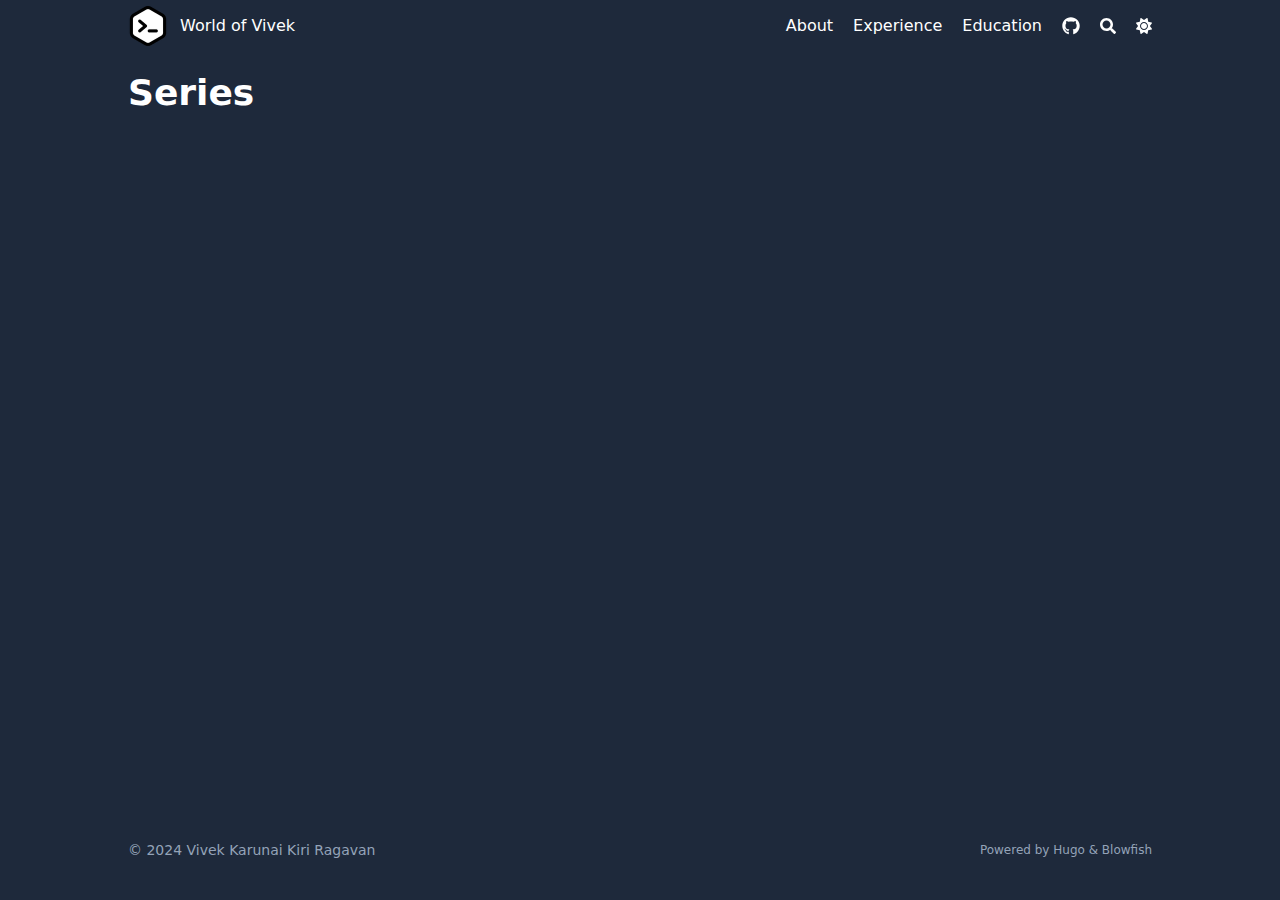
<file: series/index.html>
<!doctype html><html lang=en dir=ltr class=scroll-smooth data-default-appearance=dark data-auto-appearance=true><head><meta charset=utf-8><meta http-equiv=content-language content="en"><meta name=viewport content="width=device-width,initial-scale=1"><meta http-equiv=X-UA-Compatible content="ie=edge"><title>Series &#183; World of Vivek</title>
<meta name=title content="Series &#183; World of Vivek"><link rel=canonical href=https://vivekk16.github.io/series/><link rel=alternate type=application/rss+xml href=/series/index.xml title="World of Vivek"><link type=text/css rel=stylesheet href=/css/main.bundle.min.d6bb98019534e406d5bc540480fc49970348881b7fb6de4b8882c273c3608708ee23ff428cefeaf2bd81066a12376ee0e5064b96079bbc664855554d3b1453aa.css integrity="sha512-1ruYAZU05AbVvFQEgPxJlwNIiBt/tt5LiILCc8NghwjuI/9CjO/q8r2BBmoSN27g5QZLlgebvGZIVVVNOxRTqg=="><script type=text/javascript src=/js/appearance.min.516a16745bea5a9bd011138d254cc0fd3973cd55ce6e15f3dec763e7c7c2c7448f8fe7b54cca811cb821b0c7e12cd161caace1dd794ac3d34d40937cbcc9ee12.js integrity="sha512-UWoWdFvqWpvQERONJUzA/TlzzVXObhXz3sdj58fCx0SPj+e1TMqBHLghsMfhLNFhyqzh3XlKw9NNQJN8vMnuEg=="></script><script defer type=text/javascript id=script-bundle src=/js/main.bundle.min.c178288131a2f1ad46910438db47ac5f7e1c48cf949e49f6dc3310c8ec9660e23fe505805eba4e2e73711335808500360d773a2b64322feb35df52856edca286.js integrity="sha512-wXgogTGi8a1GkQQ420esX34cSM+Unkn23DMQyOyWYOI/5QWAXrpOLnNxEzWAhQA2DXc6K2QyL+s131KFbtyihg==" data-copy data-copied></script><script src=/lib/zoom/zoom.min.37d2094687372da3f7343a221a470f6b8806f7891aa46a5a03966af7f0ebd38b9fe536cb154e6ad28f006d184b294525a7c4054b6bbb4be62d8b453b42db99bd.js integrity="sha512-N9IJRoc3LaP3NDoiGkcPa4gG94kapGpaA5Zq9/Dr04uf5TbLFU5q0o8AbRhLKUUlp8QFS2u7S+Yti0U7QtuZvQ=="></script><link rel=apple-touch-icon sizes=180x180 href=/apple-touch-icon.png><link rel=icon type=image/png sizes=32x32 href=/favicon-32x32.png><link rel=icon type=image/png sizes=16x16 href=/favicon-16x16.png><link rel=manifest href=/site.webmanifest><meta property="og:url" content="https://vivekk16.github.io/series/"><meta property="og:site_name" content="World of Vivek"><meta property="og:title" content="Series"><meta property="og:locale" content="en"><meta property="og:type" content="website"><meta name=twitter:card content="summary"><meta name=twitter:title content="Series"><meta name=author content="Vivek Karunai Kiri Ragavan"><link href=mailto:vkarunai@purdue.edu rel=me><link href=https://linkedin.com/in/vivek-kk-ragavan rel=me><link href=https://github.com/vivekk16 rel=me><script src=/lib/jquery/jquery.slim.min.b0dca576e87d7eaa5850ae4e61759c065786cdb6489d68fcc82240539eebd5da522bdb4fda085ffd245808c8fe2acb2516408eb774ef26b5f6015fc6737c0ea8.js integrity="sha512-sNylduh9fqpYUK5OYXWcBleGzbZInWj8yCJAU57r1dpSK9tP2ghf/SRYCMj+KsslFkCOt3TvJrX2AV/Gc3wOqA=="></script><meta name=theme-color></head><body class="flex flex-col h-screen px-6 m-auto text-lg leading-7 max-w-7xl bg-neutral text-neutral-900 dark:bg-neutral-800 dark:text-neutral sm:px-14 md:px-24 lg:px-32 scrollbar-thin scrollbar-track-neutral-200 scrollbar-thumb-neutral-400 dark:scrollbar-track-neutral-800 dark:scrollbar-thumb-neutral-600"><div id=the-top class="absolute flex self-center"><a class="px-3 py-1 text-sm -translate-y-8 rounded-b-lg bg-primary-200 focus:translate-y-0 dark:bg-neutral-600" href=#main-content><span class="font-bold text-primary-600 ltr:pr-2 rtl:pl-2 dark:text-primary-400">&darr;</span>Skip to main content</a></div><div style=padding-left:0;padding-right:0;padding-top:2px;padding-bottom:3px class="main-menu flex items-center justify-between px-4 py-6 sm:px-6 md:justify-start space-x-3"><div><a href=/ class=flex><span class=sr-only>World of Vivek</span>
<img src=/img/logo.png width=40 height=40 class="logo max-h-[5rem] max-w-[5rem] object-scale-down object-left nozoom" alt="World of Vivek"></a></div><div class="flex flex-1 items-center justify-between"><nav class="flex space-x-3"><a href=/ class="text-base font-medium text-gray-500 hover:text-gray-900">World of Vivek</a></nav><nav class="hidden md:flex items-center space-x-5 md:ml-12 h-12"><a href=/about/ class="flex items-center text-gray-500 hover:text-primary-600 dark:hover:text-primary-400"><p class="text-base font-medium" title>About</p></a><a href=/experience/ class="flex items-center text-gray-500 hover:text-primary-600 dark:hover:text-primary-400"><p class="text-base font-medium" title>Experience</p></a><a href=/education/ class="flex items-center text-gray-500 hover:text-primary-600 dark:hover:text-primary-400"><p class="text-base font-medium" title>Education</p></a><a href=https://github.com/vivekk16 target=_blank class="flex items-center text-gray-500 hover:text-primary-600 dark:hover:text-primary-400"><span><span class="relative block icon"><svg viewBox="0 0 496 512"><path fill="currentcolor" d="M165.9 397.4c0 2-2.3 3.6-5.2 3.6-3.3.3-5.6-1.3-5.6-3.6.0-2 2.3-3.6 5.2-3.6 3-.3 5.6 1.3 5.6 3.6zm-31.1-4.5c-.7 2 1.3 4.3 4.3 4.9 2.6 1 5.6.0 6.2-2s-1.3-4.3-4.3-5.2c-2.6-.7-5.5.3-6.2 2.3zm44.2-1.7c-2.9.7-4.9 2.6-4.6 4.9.3 2 2.9 3.3 5.9 2.6 2.9-.7 4.9-2.6 4.6-4.6-.3-1.9-3-3.2-5.9-2.9zM244.8 8C106.1 8 0 113.3.0 252c0 110.9 69.8 205.8 169.5 239.2 12.8 2.3 17.3-5.6 17.3-12.1.0-6.2-.3-40.4-.3-61.4.0.0-70 15-84.7-29.8.0.0-11.4-29.1-27.8-36.6.0.0-22.9-15.7 1.6-15.4.0.0 24.9 2 38.6 25.8 21.9 38.6 58.6 27.5 72.9 20.9 2.3-16 8.8-27.1 16-33.7-55.9-6.2-112.3-14.3-112.3-110.5.0-27.5 7.6-41.3 23.6-58.9-2.6-6.5-11.1-33.3 2.6-67.9 20.9-6.5 69 27 69 27 20-5.6 41.5-8.5 62.8-8.5s42.8 2.9 62.8 8.5c0 0 48.1-33.6 69-27 13.7 34.7 5.2 61.4 2.6 67.9 16 17.7 25.8 31.5 25.8 58.9.0 96.5-58.9 104.2-114.8 110.5 9.2 7.9 17 22.9 17 46.4.0 33.7-.3 75.4-.3 83.6.0 6.5 4.6 14.4 17.3 12.1C428.2 457.8 496 362.9 496 252 496 113.3 383.5 8 244.8 8zM97.2 352.9c-1.3 1-1 3.3.7 5.2 1.6 1.6 3.9 2.3 5.2 1 1.3-1 1-3.3-.7-5.2-1.6-1.6-3.9-2.3-5.2-1zm-10.8-8.1c-.7 1.3.3 2.9 2.3 3.9 1.6 1 3.6.7 4.3-.7.7-1.3-.3-2.9-2.3-3.9-2-.6-3.6-.3-4.3.7zm32.4 35.6c-1.6 1.3-1 4.3 1.3 6.2 2.3 2.3 5.2 2.6 6.5 1 1.3-1.3.7-4.3-1.3-6.2-2.2-2.3-5.2-2.6-6.5-1zm-11.4-14.7c-1.6 1-1.6 3.6.0 5.9 1.6 2.3 4.3 3.3 5.6 2.3 1.6-1.3 1.6-3.9.0-6.2-1.4-2.3-4-3.3-5.6-2z"/></svg></span></span><p class="text-base font-medium" title></p></a><button id=search-button aria-label=Search class="text-base hover:text-primary-600 dark:hover:text-primary-400" title>
<span class="relative block icon"><svg aria-hidden="true" focusable="false" data-prefix="fas" data-icon="search" class="svg-inline--fa fa-search fa-w-16" role="img" viewBox="0 0 512 512"><path fill="currentcolor" d="M505 442.7 405.3 343c-4.5-4.5-10.6-7-17-7H372c27.6-35.3 44-79.7 44-128C416 93.1 322.9.0 208 0S0 93.1.0 208s93.1 208 208 208c48.3.0 92.7-16.4 128-44v16.3c0 6.4 2.5 12.5 7 17l99.7 99.7c9.4 9.4 24.6 9.4 33.9.0l28.3-28.3c9.4-9.4 9.4-24.6.1-34zM208 336c-70.7.0-128-57.2-128-128 0-70.7 57.2-128 128-128 70.7.0 128 57.2 128 128 0 70.7-57.2 128-128 128z"/></svg></span></button><div class="ltr:mr-14 rtl:ml-14 flex items-center"><button id=appearance-switcher aria-label="Dark mode switcher" type=button class="text-base hover:text-primary-600 dark:hover:text-primary-400"><div class="flex items-center justify-center dark:hidden"><span class="relative block icon"><svg viewBox="0 0 512 512"><path fill="currentcolor" d="M32 256C32 132.2 132.3 32 255.8 32c11.36.0 29.7 1.668 40.9 3.746 9.616 1.777 11.75 14.63 3.279 19.44C245 86.5 211.2 144.6 211.2 207.8c0 109.7 99.71 193 208.3 172.3 9.561-1.805 16.28 9.324 10.11 16.95C387.9 448.6 324.8 480 255.8 480 132.1 480 32 379.6 32 256z"/></svg></span></div><div class="items-center justify-center hidden dark:flex"><span class="relative block icon"><svg viewBox="0 0 512 512"><path fill="currentcolor" d="M256 159.1c-53.02.0-95.1 42.98-95.1 95.1s41.2 96.9 95.1 96.9 95.1-42.98 95.1-95.1S309 159.1 256 159.1zM509.3 347l-63.2-91.9 63.15-91.01c6.332-9.125 1.104-21.74-9.826-23.72l-109-19.7-19.7-109c-1.975-10.93-14.59-16.16-23.72-9.824L256 65.89 164.1 2.736c-9.125-6.332-21.74-1.107-23.72 9.824L121.6 121.6 12.56 141.3C1.633 143.2-3.596 155.9 2.736 164.1L65.89 256 2.74 347.01c-6.332 9.125-1.105 21.74 9.824 23.72l109 19.7 19.7 109c1.975 10.93 14.59 16.16 23.72 9.824L256 446.1l91.01 63.15c9.127 6.334 21.75 1.107 23.72-9.822l19.7-109 109-19.7C510.4 368.8 515.6 356.1 509.3 347zM256 383.1c-70.69.0-127.1-57.31-127.1-127.1.0-70.69 57.31-127.1 127.1-127.1S383.1 186.2 383.1 256c0 70.7-56.4 127.1-127.1 127.1z"/></svg></span></div></button></div></nav><div class="flex md:hidden items-center space-x-5 md:ml-12 h-12"><span></span>
<button id=search-button-mobile aria-label=Search class="text-base hover:text-primary-600 dark:hover:text-primary-400" title>
<span class="relative block icon"><svg aria-hidden="true" focusable="false" data-prefix="fas" data-icon="search" class="svg-inline--fa fa-search fa-w-16" role="img" viewBox="0 0 512 512"><path fill="currentcolor" d="M505 442.7 405.3 343c-4.5-4.5-10.6-7-17-7H372c27.6-35.3 44-79.7 44-128C416 93.1 322.9.0 208 0S0 93.1.0 208s93.1 208 208 208c48.3.0 92.7-16.4 128-44v16.3c0 6.4 2.5 12.5 7 17l99.7 99.7c9.4 9.4 24.6 9.4 33.9.0l28.3-28.3c9.4-9.4 9.4-24.6.1-34zM208 336c-70.7.0-128-57.2-128-128 0-70.7 57.2-128 128-128 70.7.0 128 57.2 128 128 0 70.7-57.2 128-128 128z"/></svg>
</span></button>
<button id=appearance-switcher-mobile aria-label="Dark mode switcher" type=button class="text-base hover:text-primary-600 dark:hover:text-primary-400" style=margin-right:5px><div class="flex items-center justify-center dark:hidden"><span class="relative block icon"><svg viewBox="0 0 512 512"><path fill="currentcolor" d="M32 256C32 132.2 132.3 32 255.8 32c11.36.0 29.7 1.668 40.9 3.746 9.616 1.777 11.75 14.63 3.279 19.44C245 86.5 211.2 144.6 211.2 207.8c0 109.7 99.71 193 208.3 172.3 9.561-1.805 16.28 9.324 10.11 16.95C387.9 448.6 324.8 480 255.8 480 132.1 480 32 379.6 32 256z"/></svg></span></div><div class="items-center justify-center hidden dark:flex"><span class="relative block icon"><svg viewBox="0 0 512 512"><path fill="currentcolor" d="M256 159.1c-53.02.0-95.1 42.98-95.1 95.1s41.2 96.9 95.1 96.9 95.1-42.98 95.1-95.1S309 159.1 256 159.1zM509.3 347l-63.2-91.9 63.15-91.01c6.332-9.125 1.104-21.74-9.826-23.72l-109-19.7-19.7-109c-1.975-10.93-14.59-16.16-23.72-9.824L256 65.89 164.1 2.736c-9.125-6.332-21.74-1.107-23.72 9.824L121.6 121.6 12.56 141.3C1.633 143.2-3.596 155.9 2.736 164.1L65.89 256 2.74 347.01c-6.332 9.125-1.105 21.74 9.824 23.72l109 19.7 19.7 109c1.975 10.93 14.59 16.16 23.72 9.824L256 446.1l91.01 63.15c9.127 6.334 21.75 1.107 23.72-9.822l19.7-109 109-19.7C510.4 368.8 515.6 356.1 509.3 347zM256 383.1c-70.69.0-127.1-57.31-127.1-127.1.0-70.69 57.31-127.1 127.1-127.1S383.1 186.2 383.1 256c0 70.7-56.4 127.1-127.1 127.1z"/></svg></span></div></button></div></div><div class="-my-2 -mr-2 md:hidden"><label id=menu-button class=block><div class="cursor-pointer hover:text-primary-600 dark:hover:text-primary-400"><span class="relative block icon"><svg viewBox="0 0 448 512"><path fill="currentcolor" d="M0 96C0 78.33 14.33 64 32 64H416c17.7.0 32 14.33 32 32 0 17.7-14.3 32-32 32H32C14.33 128 0 113.7.0 96zM0 256c0-17.7 14.33-32 32-32H416c17.7.0 32 14.3 32 32s-14.3 32-32 32H32c-17.67.0-32-14.3-32-32zM416 448H32c-17.67.0-32-14.3-32-32s14.33-32 32-32H416c17.7.0 32 14.3 32 32s-14.3 32-32 32z"/></svg></span></div><div id=menu-wrapper style=padding-top:5px class="fixed inset-0 z-30 invisible w-screen h-screen m-0 overflow-auto transition-opacity opacity-0 cursor-default bg-neutral-100/50 backdrop-blur-sm dark:bg-neutral-900/50"><ul class="flex space-y-2 mt-3 flex-col items-end w-full px-6 py-6 mx-auto overflow-visible list-none ltr:text-right rtl:text-left max-w-7xl"><li id=menu-close-button><span class="cursor-pointer inline-block align-text-bottom hover:text-primary-600 dark:hover:text-primary-400"><span class="relative block icon"><svg viewBox="0 0 320 512"><path fill="currentcolor" d="M310.6 361.4c12.5 12.5 12.5 32.75.0 45.25C304.4 412.9 296.2 416 288 416s-16.38-3.125-22.62-9.375L160 301.3 54.63 406.6C48.38 412.9 40.19 416 32 416S15.63 412.9 9.375 406.6c-12.5-12.5-12.5-32.75.0-45.25l105.4-105.4L9.375 150.6c-12.5-12.5-12.5-32.75.0-45.25s32.75-12.5 45.25.0L160 210.8l105.4-105.4c12.5-12.5 32.75-12.5 45.25.0s12.5 32.75.0 45.25l-105.4 105.4L310.6 361.4z"/></svg></span></span></li><li class=mt-1><a href=/about/ class="flex items-center text-gray-500 hover:text-primary-600 dark:hover:text-primary-400"><p class="text-bg font-bg" title>About</p></a></li><li class=mt-1><a href=/experience/ class="flex items-center text-gray-500 hover:text-primary-600 dark:hover:text-primary-400"><p class="text-bg font-bg" title>Experience</p></a></li><li class=mt-1><a href=/education/ class="flex items-center text-gray-500 hover:text-primary-600 dark:hover:text-primary-400"><p class="text-bg font-bg" title>Education</p></a></li><li class=mt-1><a href=https://github.com/vivekk16 target=_blank class="flex items-center text-gray-500 hover:text-primary-600 dark:hover:text-primary-400"><div><span class="relative block icon"><svg viewBox="0 0 496 512"><path fill="currentcolor" d="M165.9 397.4c0 2-2.3 3.6-5.2 3.6-3.3.3-5.6-1.3-5.6-3.6.0-2 2.3-3.6 5.2-3.6 3-.3 5.6 1.3 5.6 3.6zm-31.1-4.5c-.7 2 1.3 4.3 4.3 4.9 2.6 1 5.6.0 6.2-2s-1.3-4.3-4.3-5.2c-2.6-.7-5.5.3-6.2 2.3zm44.2-1.7c-2.9.7-4.9 2.6-4.6 4.9.3 2 2.9 3.3 5.9 2.6 2.9-.7 4.9-2.6 4.6-4.6-.3-1.9-3-3.2-5.9-2.9zM244.8 8C106.1 8 0 113.3.0 252c0 110.9 69.8 205.8 169.5 239.2 12.8 2.3 17.3-5.6 17.3-12.1.0-6.2-.3-40.4-.3-61.4.0.0-70 15-84.7-29.8.0.0-11.4-29.1-27.8-36.6.0.0-22.9-15.7 1.6-15.4.0.0 24.9 2 38.6 25.8 21.9 38.6 58.6 27.5 72.9 20.9 2.3-16 8.8-27.1 16-33.7-55.9-6.2-112.3-14.3-112.3-110.5.0-27.5 7.6-41.3 23.6-58.9-2.6-6.5-11.1-33.3 2.6-67.9 20.9-6.5 69 27 69 27 20-5.6 41.5-8.5 62.8-8.5s42.8 2.9 62.8 8.5c0 0 48.1-33.6 69-27 13.7 34.7 5.2 61.4 2.6 67.9 16 17.7 25.8 31.5 25.8 58.9.0 96.5-58.9 104.2-114.8 110.5 9.2 7.9 17 22.9 17 46.4.0 33.7-.3 75.4-.3 83.6.0 6.5 4.6 14.4 17.3 12.1C428.2 457.8 496 362.9 496 252 496 113.3 383.5 8 244.8 8zM97.2 352.9c-1.3 1-1 3.3.7 5.2 1.6 1.6 3.9 2.3 5.2 1 1.3-1 1-3.3-.7-5.2-1.6-1.6-3.9-2.3-5.2-1zm-10.8-8.1c-.7 1.3.3 2.9 2.3 3.9 1.6 1 3.6.7 4.3-.7.7-1.3-.3-2.9-2.3-3.9-2-.6-3.6-.3-4.3.7zm32.4 35.6c-1.6 1.3-1 4.3 1.3 6.2 2.3 2.3 5.2 2.6 6.5 1 1.3-1.3.7-4.3-1.3-6.2-2.2-2.3-5.2-2.6-6.5-1zm-11.4-14.7c-1.6 1-1.6 3.6.0 5.9 1.6 2.3 4.3 3.3 5.6 2.3 1.6-1.3 1.6-3.9.0-6.2-1.4-2.3-4-3.3-5.6-2z"/></svg></span></div><p class="text-bg font-bg" title></p></a></li></ul></div></label></div></div><div class="relative flex flex-col grow"><main id=main-content class=grow><header><h1 class="mt-5 text-4xl font-extrabold text-neutral-900 dark:text-neutral">Series</h1><div class="mt-1 mb-2 text-base text-neutral-500 dark:text-neutral-400 print:hidden"><div class="flex flex-row flex-wrap items-center"></div></div></header><section class="flex flex-wrap max-w-prose -mx-2 overflow-hidden"></section></main><footer id=site-footer class="py-10 print:hidden"><div class="flex items-center justify-between"><p class="text-sm text-neutral-500 dark:text-neutral-400">&copy;
2024
Vivek Karunai Kiri Ragavan</p><p class="text-xs text-neutral-500 dark:text-neutral-400">Powered by <a class="hover:underline hover:decoration-primary-400 hover:text-primary-500" href=https://gohugo.io/ target=_blank rel="noopener noreferrer">Hugo</a> & <a class="hover:underline hover:decoration-primary-400 hover:text-primary-500" href=https://blowfish.page/ target=_blank rel="noopener noreferrer">Blowfish</a></p></div><script>mediumZoom(document.querySelectorAll("img:not(.nozoom)"),{margin:24,background:"rgba(0,0,0,0.5)",scrollOffset:0})</script><script type=text/javascript src=/js/process.min.ee03488f19c93c2efb199e2e3014ea5f3cb2ce7d45154adb3399a158cac27ca52831db249ede5bb602700ef87eb02434139de0858af1818ab0fb4182472204a4.js integrity="sha512-7gNIjxnJPC77GZ4uMBTqXzyyzn1FFUrbM5mhWMrCfKUoMdsknt5btgJwDvh+sCQ0E53ghYrxgYqw+0GCRyIEpA=="></script></footer><div id=search-wrapper class="invisible fixed inset-0 flex h-screen w-screen cursor-default flex-col bg-neutral-500/50 p-4 backdrop-blur-sm dark:bg-neutral-900/50 sm:p-6 md:p-[10vh] lg:p-[12vh]" data-url=https://vivekk16.github.io/ style=z-index:500><div id=search-modal class="flex flex-col w-full max-w-3xl min-h-0 mx-auto border rounded-md shadow-lg top-20 border-neutral-200 bg-neutral dark:border-neutral-700 dark:bg-neutral-800"><header class="relative z-10 flex items-center justify-between flex-none px-2"><form class="flex items-center flex-auto min-w-0"><div class="flex items-center justify-center w-8 h-8 text-neutral-400"><span class="relative block icon"><svg aria-hidden="true" focusable="false" data-prefix="fas" data-icon="search" class="svg-inline--fa fa-search fa-w-16" role="img" viewBox="0 0 512 512"><path fill="currentcolor" d="M505 442.7 405.3 343c-4.5-4.5-10.6-7-17-7H372c27.6-35.3 44-79.7 44-128C416 93.1 322.9.0 208 0S0 93.1.0 208s93.1 208 208 208c48.3.0 92.7-16.4 128-44v16.3c0 6.4 2.5 12.5 7 17l99.7 99.7c9.4 9.4 24.6 9.4 33.9.0l28.3-28.3c9.4-9.4 9.4-24.6.1-34zM208 336c-70.7.0-128-57.2-128-128 0-70.7 57.2-128 128-128 70.7.0 128 57.2 128 128 0 70.7-57.2 128-128 128z"/></svg></span></div><input type=search id=search-query class="flex flex-auto h-12 mx-1 bg-transparent appearance-none focus:outline-dotted focus:outline-2 focus:outline-transparent" placeholder=Search tabindex=0></form><button id=close-search-button class="flex items-center justify-center w-8 h-8 text-neutral-700 hover:text-primary-600 dark:text-neutral dark:hover:text-primary-400" title="Close (Esc)">
<span class="relative block icon"><svg viewBox="0 0 320 512"><path fill="currentcolor" d="M310.6 361.4c12.5 12.5 12.5 32.75.0 45.25C304.4 412.9 296.2 416 288 416s-16.38-3.125-22.62-9.375L160 301.3 54.63 406.6C48.38 412.9 40.19 416 32 416S15.63 412.9 9.375 406.6c-12.5-12.5-12.5-32.75.0-45.25l105.4-105.4L9.375 150.6c-12.5-12.5-12.5-32.75.0-45.25s32.75-12.5 45.25.0L160 210.8l105.4-105.4c12.5-12.5 32.75-12.5 45.25.0s12.5 32.75.0 45.25l-105.4 105.4L310.6 361.4z"/></svg></span></button></header><section class="flex-auto px-2 overflow-auto"><ul id=search-results></ul></section></div></div></div></body></html>
</file>
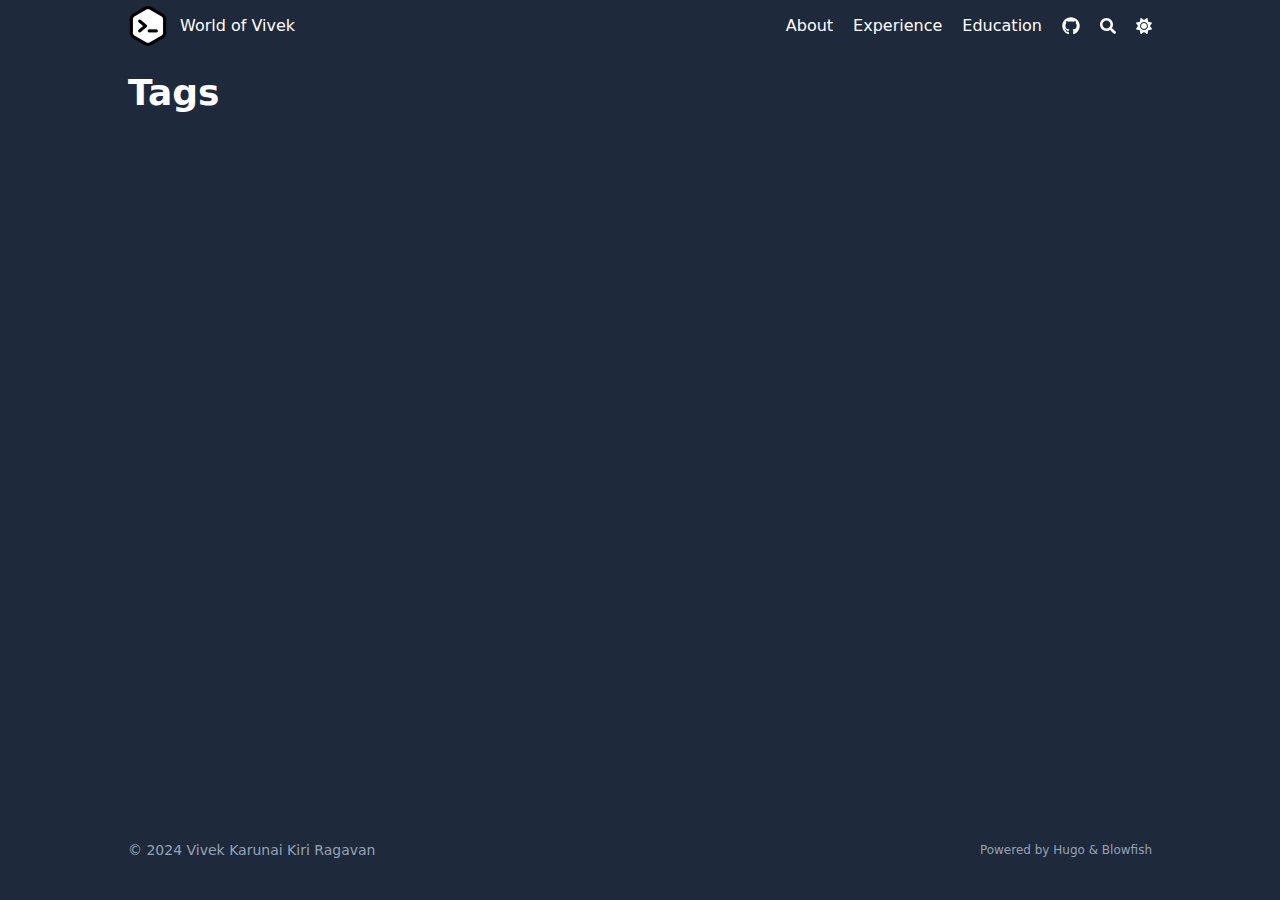
<file: tags/index.html>
<!doctype html><html lang=en dir=ltr class=scroll-smooth data-default-appearance=dark data-auto-appearance=true><head><meta charset=utf-8><meta http-equiv=content-language content="en"><meta name=viewport content="width=device-width,initial-scale=1"><meta http-equiv=X-UA-Compatible content="ie=edge"><title>Tags &#183; World of Vivek</title>
<meta name=title content="Tags &#183; World of Vivek"><link rel=canonical href=https://vivekk16.github.io/tags/><link rel=alternate type=application/rss+xml href=/tags/index.xml title="World of Vivek"><link type=text/css rel=stylesheet href=/css/main.bundle.min.d6bb98019534e406d5bc540480fc49970348881b7fb6de4b8882c273c3608708ee23ff428cefeaf2bd81066a12376ee0e5064b96079bbc664855554d3b1453aa.css integrity="sha512-1ruYAZU05AbVvFQEgPxJlwNIiBt/tt5LiILCc8NghwjuI/9CjO/q8r2BBmoSN27g5QZLlgebvGZIVVVNOxRTqg=="><script type=text/javascript src=/js/appearance.min.516a16745bea5a9bd011138d254cc0fd3973cd55ce6e15f3dec763e7c7c2c7448f8fe7b54cca811cb821b0c7e12cd161caace1dd794ac3d34d40937cbcc9ee12.js integrity="sha512-UWoWdFvqWpvQERONJUzA/TlzzVXObhXz3sdj58fCx0SPj+e1TMqBHLghsMfhLNFhyqzh3XlKw9NNQJN8vMnuEg=="></script><script defer type=text/javascript id=script-bundle src=/js/main.bundle.min.c178288131a2f1ad46910438db47ac5f7e1c48cf949e49f6dc3310c8ec9660e23fe505805eba4e2e73711335808500360d773a2b64322feb35df52856edca286.js integrity="sha512-wXgogTGi8a1GkQQ420esX34cSM+Unkn23DMQyOyWYOI/5QWAXrpOLnNxEzWAhQA2DXc6K2QyL+s131KFbtyihg==" data-copy data-copied></script><script src=/lib/zoom/zoom.min.37d2094687372da3f7343a221a470f6b8806f7891aa46a5a03966af7f0ebd38b9fe536cb154e6ad28f006d184b294525a7c4054b6bbb4be62d8b453b42db99bd.js integrity="sha512-N9IJRoc3LaP3NDoiGkcPa4gG94kapGpaA5Zq9/Dr04uf5TbLFU5q0o8AbRhLKUUlp8QFS2u7S+Yti0U7QtuZvQ=="></script><link rel=apple-touch-icon sizes=180x180 href=/apple-touch-icon.png><link rel=icon type=image/png sizes=32x32 href=/favicon-32x32.png><link rel=icon type=image/png sizes=16x16 href=/favicon-16x16.png><link rel=manifest href=/site.webmanifest><meta property="og:url" content="https://vivekk16.github.io/tags/"><meta property="og:site_name" content="World of Vivek"><meta property="og:title" content="Tags"><meta property="og:locale" content="en"><meta property="og:type" content="website"><meta name=twitter:card content="summary"><meta name=twitter:title content="Tags"><meta name=author content="Vivek Karunai Kiri Ragavan"><link href=mailto:vkarunai@purdue.edu rel=me><link href=https://linkedin.com/in/vivek-kk-ragavan rel=me><link href=https://github.com/vivekk16 rel=me><script src=/lib/jquery/jquery.slim.min.b0dca576e87d7eaa5850ae4e61759c065786cdb6489d68fcc82240539eebd5da522bdb4fda085ffd245808c8fe2acb2516408eb774ef26b5f6015fc6737c0ea8.js integrity="sha512-sNylduh9fqpYUK5OYXWcBleGzbZInWj8yCJAU57r1dpSK9tP2ghf/SRYCMj+KsslFkCOt3TvJrX2AV/Gc3wOqA=="></script><meta name=theme-color></head><body class="flex flex-col h-screen px-6 m-auto text-lg leading-7 max-w-7xl bg-neutral text-neutral-900 dark:bg-neutral-800 dark:text-neutral sm:px-14 md:px-24 lg:px-32 scrollbar-thin scrollbar-track-neutral-200 scrollbar-thumb-neutral-400 dark:scrollbar-track-neutral-800 dark:scrollbar-thumb-neutral-600"><div id=the-top class="absolute flex self-center"><a class="px-3 py-1 text-sm -translate-y-8 rounded-b-lg bg-primary-200 focus:translate-y-0 dark:bg-neutral-600" href=#main-content><span class="font-bold text-primary-600 ltr:pr-2 rtl:pl-2 dark:text-primary-400">&darr;</span>Skip to main content</a></div><div style=padding-left:0;padding-right:0;padding-top:2px;padding-bottom:3px class="main-menu flex items-center justify-between px-4 py-6 sm:px-6 md:justify-start space-x-3"><div><a href=/ class=flex><span class=sr-only>World of Vivek</span>
<img src=/img/logo.png width=40 height=40 class="logo max-h-[5rem] max-w-[5rem] object-scale-down object-left nozoom" alt="World of Vivek"></a></div><div class="flex flex-1 items-center justify-between"><nav class="flex space-x-3"><a href=/ class="text-base font-medium text-gray-500 hover:text-gray-900">World of Vivek</a></nav><nav class="hidden md:flex items-center space-x-5 md:ml-12 h-12"><a href=/about/ class="flex items-center text-gray-500 hover:text-primary-600 dark:hover:text-primary-400"><p class="text-base font-medium" title>About</p></a><a href=/experience/ class="flex items-center text-gray-500 hover:text-primary-600 dark:hover:text-primary-400"><p class="text-base font-medium" title>Experience</p></a><a href=/education/ class="flex items-center text-gray-500 hover:text-primary-600 dark:hover:text-primary-400"><p class="text-base font-medium" title>Education</p></a><a href=https://github.com/vivekk16 target=_blank class="flex items-center text-gray-500 hover:text-primary-600 dark:hover:text-primary-400"><span><span class="relative block icon"><svg viewBox="0 0 496 512"><path fill="currentcolor" d="M165.9 397.4c0 2-2.3 3.6-5.2 3.6-3.3.3-5.6-1.3-5.6-3.6.0-2 2.3-3.6 5.2-3.6 3-.3 5.6 1.3 5.6 3.6zm-31.1-4.5c-.7 2 1.3 4.3 4.3 4.9 2.6 1 5.6.0 6.2-2s-1.3-4.3-4.3-5.2c-2.6-.7-5.5.3-6.2 2.3zm44.2-1.7c-2.9.7-4.9 2.6-4.6 4.9.3 2 2.9 3.3 5.9 2.6 2.9-.7 4.9-2.6 4.6-4.6-.3-1.9-3-3.2-5.9-2.9zM244.8 8C106.1 8 0 113.3.0 252c0 110.9 69.8 205.8 169.5 239.2 12.8 2.3 17.3-5.6 17.3-12.1.0-6.2-.3-40.4-.3-61.4.0.0-70 15-84.7-29.8.0.0-11.4-29.1-27.8-36.6.0.0-22.9-15.7 1.6-15.4.0.0 24.9 2 38.6 25.8 21.9 38.6 58.6 27.5 72.9 20.9 2.3-16 8.8-27.1 16-33.7-55.9-6.2-112.3-14.3-112.3-110.5.0-27.5 7.6-41.3 23.6-58.9-2.6-6.5-11.1-33.3 2.6-67.9 20.9-6.5 69 27 69 27 20-5.6 41.5-8.5 62.8-8.5s42.8 2.9 62.8 8.5c0 0 48.1-33.6 69-27 13.7 34.7 5.2 61.4 2.6 67.9 16 17.7 25.8 31.5 25.8 58.9.0 96.5-58.9 104.2-114.8 110.5 9.2 7.9 17 22.9 17 46.4.0 33.7-.3 75.4-.3 83.6.0 6.5 4.6 14.4 17.3 12.1C428.2 457.8 496 362.9 496 252 496 113.3 383.5 8 244.8 8zM97.2 352.9c-1.3 1-1 3.3.7 5.2 1.6 1.6 3.9 2.3 5.2 1 1.3-1 1-3.3-.7-5.2-1.6-1.6-3.9-2.3-5.2-1zm-10.8-8.1c-.7 1.3.3 2.9 2.3 3.9 1.6 1 3.6.7 4.3-.7.7-1.3-.3-2.9-2.3-3.9-2-.6-3.6-.3-4.3.7zm32.4 35.6c-1.6 1.3-1 4.3 1.3 6.2 2.3 2.3 5.2 2.6 6.5 1 1.3-1.3.7-4.3-1.3-6.2-2.2-2.3-5.2-2.6-6.5-1zm-11.4-14.7c-1.6 1-1.6 3.6.0 5.9 1.6 2.3 4.3 3.3 5.6 2.3 1.6-1.3 1.6-3.9.0-6.2-1.4-2.3-4-3.3-5.6-2z"/></svg></span></span><p class="text-base font-medium" title></p></a><button id=search-button aria-label=Search class="text-base hover:text-primary-600 dark:hover:text-primary-400" title>
<span class="relative block icon"><svg aria-hidden="true" focusable="false" data-prefix="fas" data-icon="search" class="svg-inline--fa fa-search fa-w-16" role="img" viewBox="0 0 512 512"><path fill="currentcolor" d="M505 442.7 405.3 343c-4.5-4.5-10.6-7-17-7H372c27.6-35.3 44-79.7 44-128C416 93.1 322.9.0 208 0S0 93.1.0 208s93.1 208 208 208c48.3.0 92.7-16.4 128-44v16.3c0 6.4 2.5 12.5 7 17l99.7 99.7c9.4 9.4 24.6 9.4 33.9.0l28.3-28.3c9.4-9.4 9.4-24.6.1-34zM208 336c-70.7.0-128-57.2-128-128 0-70.7 57.2-128 128-128 70.7.0 128 57.2 128 128 0 70.7-57.2 128-128 128z"/></svg></span></button><div class="ltr:mr-14 rtl:ml-14 flex items-center"><button id=appearance-switcher aria-label="Dark mode switcher" type=button class="text-base hover:text-primary-600 dark:hover:text-primary-400"><div class="flex items-center justify-center dark:hidden"><span class="relative block icon"><svg viewBox="0 0 512 512"><path fill="currentcolor" d="M32 256C32 132.2 132.3 32 255.8 32c11.36.0 29.7 1.668 40.9 3.746 9.616 1.777 11.75 14.63 3.279 19.44C245 86.5 211.2 144.6 211.2 207.8c0 109.7 99.71 193 208.3 172.3 9.561-1.805 16.28 9.324 10.11 16.95C387.9 448.6 324.8 480 255.8 480 132.1 480 32 379.6 32 256z"/></svg></span></div><div class="items-center justify-center hidden dark:flex"><span class="relative block icon"><svg viewBox="0 0 512 512"><path fill="currentcolor" d="M256 159.1c-53.02.0-95.1 42.98-95.1 95.1s41.2 96.9 95.1 96.9 95.1-42.98 95.1-95.1S309 159.1 256 159.1zM509.3 347l-63.2-91.9 63.15-91.01c6.332-9.125 1.104-21.74-9.826-23.72l-109-19.7-19.7-109c-1.975-10.93-14.59-16.16-23.72-9.824L256 65.89 164.1 2.736c-9.125-6.332-21.74-1.107-23.72 9.824L121.6 121.6 12.56 141.3C1.633 143.2-3.596 155.9 2.736 164.1L65.89 256 2.74 347.01c-6.332 9.125-1.105 21.74 9.824 23.72l109 19.7 19.7 109c1.975 10.93 14.59 16.16 23.72 9.824L256 446.1l91.01 63.15c9.127 6.334 21.75 1.107 23.72-9.822l19.7-109 109-19.7C510.4 368.8 515.6 356.1 509.3 347zM256 383.1c-70.69.0-127.1-57.31-127.1-127.1.0-70.69 57.31-127.1 127.1-127.1S383.1 186.2 383.1 256c0 70.7-56.4 127.1-127.1 127.1z"/></svg></span></div></button></div></nav><div class="flex md:hidden items-center space-x-5 md:ml-12 h-12"><span></span>
<button id=search-button-mobile aria-label=Search class="text-base hover:text-primary-600 dark:hover:text-primary-400" title>
<span class="relative block icon"><svg aria-hidden="true" focusable="false" data-prefix="fas" data-icon="search" class="svg-inline--fa fa-search fa-w-16" role="img" viewBox="0 0 512 512"><path fill="currentcolor" d="M505 442.7 405.3 343c-4.5-4.5-10.6-7-17-7H372c27.6-35.3 44-79.7 44-128C416 93.1 322.9.0 208 0S0 93.1.0 208s93.1 208 208 208c48.3.0 92.7-16.4 128-44v16.3c0 6.4 2.5 12.5 7 17l99.7 99.7c9.4 9.4 24.6 9.4 33.9.0l28.3-28.3c9.4-9.4 9.4-24.6.1-34zM208 336c-70.7.0-128-57.2-128-128 0-70.7 57.2-128 128-128 70.7.0 128 57.2 128 128 0 70.7-57.2 128-128 128z"/></svg>
</span></button>
<button id=appearance-switcher-mobile aria-label="Dark mode switcher" type=button class="text-base hover:text-primary-600 dark:hover:text-primary-400" style=margin-right:5px><div class="flex items-center justify-center dark:hidden"><span class="relative block icon"><svg viewBox="0 0 512 512"><path fill="currentcolor" d="M32 256C32 132.2 132.3 32 255.8 32c11.36.0 29.7 1.668 40.9 3.746 9.616 1.777 11.75 14.63 3.279 19.44C245 86.5 211.2 144.6 211.2 207.8c0 109.7 99.71 193 208.3 172.3 9.561-1.805 16.28 9.324 10.11 16.95C387.9 448.6 324.8 480 255.8 480 132.1 480 32 379.6 32 256z"/></svg></span></div><div class="items-center justify-center hidden dark:flex"><span class="relative block icon"><svg viewBox="0 0 512 512"><path fill="currentcolor" d="M256 159.1c-53.02.0-95.1 42.98-95.1 95.1s41.2 96.9 95.1 96.9 95.1-42.98 95.1-95.1S309 159.1 256 159.1zM509.3 347l-63.2-91.9 63.15-91.01c6.332-9.125 1.104-21.74-9.826-23.72l-109-19.7-19.7-109c-1.975-10.93-14.59-16.16-23.72-9.824L256 65.89 164.1 2.736c-9.125-6.332-21.74-1.107-23.72 9.824L121.6 121.6 12.56 141.3C1.633 143.2-3.596 155.9 2.736 164.1L65.89 256 2.74 347.01c-6.332 9.125-1.105 21.74 9.824 23.72l109 19.7 19.7 109c1.975 10.93 14.59 16.16 23.72 9.824L256 446.1l91.01 63.15c9.127 6.334 21.75 1.107 23.72-9.822l19.7-109 109-19.7C510.4 368.8 515.6 356.1 509.3 347zM256 383.1c-70.69.0-127.1-57.31-127.1-127.1.0-70.69 57.31-127.1 127.1-127.1S383.1 186.2 383.1 256c0 70.7-56.4 127.1-127.1 127.1z"/></svg></span></div></button></div></div><div class="-my-2 -mr-2 md:hidden"><label id=menu-button class=block><div class="cursor-pointer hover:text-primary-600 dark:hover:text-primary-400"><span class="relative block icon"><svg viewBox="0 0 448 512"><path fill="currentcolor" d="M0 96C0 78.33 14.33 64 32 64H416c17.7.0 32 14.33 32 32 0 17.7-14.3 32-32 32H32C14.33 128 0 113.7.0 96zM0 256c0-17.7 14.33-32 32-32H416c17.7.0 32 14.3 32 32s-14.3 32-32 32H32c-17.67.0-32-14.3-32-32zM416 448H32c-17.67.0-32-14.3-32-32s14.33-32 32-32H416c17.7.0 32 14.3 32 32s-14.3 32-32 32z"/></svg></span></div><div id=menu-wrapper style=padding-top:5px class="fixed inset-0 z-30 invisible w-screen h-screen m-0 overflow-auto transition-opacity opacity-0 cursor-default bg-neutral-100/50 backdrop-blur-sm dark:bg-neutral-900/50"><ul class="flex space-y-2 mt-3 flex-col items-end w-full px-6 py-6 mx-auto overflow-visible list-none ltr:text-right rtl:text-left max-w-7xl"><li id=menu-close-button><span class="cursor-pointer inline-block align-text-bottom hover:text-primary-600 dark:hover:text-primary-400"><span class="relative block icon"><svg viewBox="0 0 320 512"><path fill="currentcolor" d="M310.6 361.4c12.5 12.5 12.5 32.75.0 45.25C304.4 412.9 296.2 416 288 416s-16.38-3.125-22.62-9.375L160 301.3 54.63 406.6C48.38 412.9 40.19 416 32 416S15.63 412.9 9.375 406.6c-12.5-12.5-12.5-32.75.0-45.25l105.4-105.4L9.375 150.6c-12.5-12.5-12.5-32.75.0-45.25s32.75-12.5 45.25.0L160 210.8l105.4-105.4c12.5-12.5 32.75-12.5 45.25.0s12.5 32.75.0 45.25l-105.4 105.4L310.6 361.4z"/></svg></span></span></li><li class=mt-1><a href=/about/ class="flex items-center text-gray-500 hover:text-primary-600 dark:hover:text-primary-400"><p class="text-bg font-bg" title>About</p></a></li><li class=mt-1><a href=/experience/ class="flex items-center text-gray-500 hover:text-primary-600 dark:hover:text-primary-400"><p class="text-bg font-bg" title>Experience</p></a></li><li class=mt-1><a href=/education/ class="flex items-center text-gray-500 hover:text-primary-600 dark:hover:text-primary-400"><p class="text-bg font-bg" title>Education</p></a></li><li class=mt-1><a href=https://github.com/vivekk16 target=_blank class="flex items-center text-gray-500 hover:text-primary-600 dark:hover:text-primary-400"><div><span class="relative block icon"><svg viewBox="0 0 496 512"><path fill="currentcolor" d="M165.9 397.4c0 2-2.3 3.6-5.2 3.6-3.3.3-5.6-1.3-5.6-3.6.0-2 2.3-3.6 5.2-3.6 3-.3 5.6 1.3 5.6 3.6zm-31.1-4.5c-.7 2 1.3 4.3 4.3 4.9 2.6 1 5.6.0 6.2-2s-1.3-4.3-4.3-5.2c-2.6-.7-5.5.3-6.2 2.3zm44.2-1.7c-2.9.7-4.9 2.6-4.6 4.9.3 2 2.9 3.3 5.9 2.6 2.9-.7 4.9-2.6 4.6-4.6-.3-1.9-3-3.2-5.9-2.9zM244.8 8C106.1 8 0 113.3.0 252c0 110.9 69.8 205.8 169.5 239.2 12.8 2.3 17.3-5.6 17.3-12.1.0-6.2-.3-40.4-.3-61.4.0.0-70 15-84.7-29.8.0.0-11.4-29.1-27.8-36.6.0.0-22.9-15.7 1.6-15.4.0.0 24.9 2 38.6 25.8 21.9 38.6 58.6 27.5 72.9 20.9 2.3-16 8.8-27.1 16-33.7-55.9-6.2-112.3-14.3-112.3-110.5.0-27.5 7.6-41.3 23.6-58.9-2.6-6.5-11.1-33.3 2.6-67.9 20.9-6.5 69 27 69 27 20-5.6 41.5-8.5 62.8-8.5s42.8 2.9 62.8 8.5c0 0 48.1-33.6 69-27 13.7 34.7 5.2 61.4 2.6 67.9 16 17.7 25.8 31.5 25.8 58.9.0 96.5-58.9 104.2-114.8 110.5 9.2 7.9 17 22.9 17 46.4.0 33.7-.3 75.4-.3 83.6.0 6.5 4.6 14.4 17.3 12.1C428.2 457.8 496 362.9 496 252 496 113.3 383.5 8 244.8 8zM97.2 352.9c-1.3 1-1 3.3.7 5.2 1.6 1.6 3.9 2.3 5.2 1 1.3-1 1-3.3-.7-5.2-1.6-1.6-3.9-2.3-5.2-1zm-10.8-8.1c-.7 1.3.3 2.9 2.3 3.9 1.6 1 3.6.7 4.3-.7.7-1.3-.3-2.9-2.3-3.9-2-.6-3.6-.3-4.3.7zm32.4 35.6c-1.6 1.3-1 4.3 1.3 6.2 2.3 2.3 5.2 2.6 6.5 1 1.3-1.3.7-4.3-1.3-6.2-2.2-2.3-5.2-2.6-6.5-1zm-11.4-14.7c-1.6 1-1.6 3.6.0 5.9 1.6 2.3 4.3 3.3 5.6 2.3 1.6-1.3 1.6-3.9.0-6.2-1.4-2.3-4-3.3-5.6-2z"/></svg></span></div><p class="text-bg font-bg" title></p></a></li></ul></div></label></div></div><div class="relative flex flex-col grow"><main id=main-content class=grow><header><h1 class="mt-5 text-4xl font-extrabold text-neutral-900 dark:text-neutral">Tags</h1><div class="mt-1 mb-2 text-base text-neutral-500 dark:text-neutral-400 print:hidden"><div class="flex flex-row flex-wrap items-center"></div></div></header><section class="flex flex-wrap max-w-prose -mx-2 overflow-hidden"></section></main><footer id=site-footer class="py-10 print:hidden"><div class="flex items-center justify-between"><p class="text-sm text-neutral-500 dark:text-neutral-400">&copy;
2024
Vivek Karunai Kiri Ragavan</p><p class="text-xs text-neutral-500 dark:text-neutral-400">Powered by <a class="hover:underline hover:decoration-primary-400 hover:text-primary-500" href=https://gohugo.io/ target=_blank rel="noopener noreferrer">Hugo</a> & <a class="hover:underline hover:decoration-primary-400 hover:text-primary-500" href=https://blowfish.page/ target=_blank rel="noopener noreferrer">Blowfish</a></p></div><script>mediumZoom(document.querySelectorAll("img:not(.nozoom)"),{margin:24,background:"rgba(0,0,0,0.5)",scrollOffset:0})</script><script type=text/javascript src=/js/process.min.ee03488f19c93c2efb199e2e3014ea5f3cb2ce7d45154adb3399a158cac27ca52831db249ede5bb602700ef87eb02434139de0858af1818ab0fb4182472204a4.js integrity="sha512-7gNIjxnJPC77GZ4uMBTqXzyyzn1FFUrbM5mhWMrCfKUoMdsknt5btgJwDvh+sCQ0E53ghYrxgYqw+0GCRyIEpA=="></script></footer><div id=search-wrapper class="invisible fixed inset-0 flex h-screen w-screen cursor-default flex-col bg-neutral-500/50 p-4 backdrop-blur-sm dark:bg-neutral-900/50 sm:p-6 md:p-[10vh] lg:p-[12vh]" data-url=https://vivekk16.github.io/ style=z-index:500><div id=search-modal class="flex flex-col w-full max-w-3xl min-h-0 mx-auto border rounded-md shadow-lg top-20 border-neutral-200 bg-neutral dark:border-neutral-700 dark:bg-neutral-800"><header class="relative z-10 flex items-center justify-between flex-none px-2"><form class="flex items-center flex-auto min-w-0"><div class="flex items-center justify-center w-8 h-8 text-neutral-400"><span class="relative block icon"><svg aria-hidden="true" focusable="false" data-prefix="fas" data-icon="search" class="svg-inline--fa fa-search fa-w-16" role="img" viewBox="0 0 512 512"><path fill="currentcolor" d="M505 442.7 405.3 343c-4.5-4.5-10.6-7-17-7H372c27.6-35.3 44-79.7 44-128C416 93.1 322.9.0 208 0S0 93.1.0 208s93.1 208 208 208c48.3.0 92.7-16.4 128-44v16.3c0 6.4 2.5 12.5 7 17l99.7 99.7c9.4 9.4 24.6 9.4 33.9.0l28.3-28.3c9.4-9.4 9.4-24.6.1-34zM208 336c-70.7.0-128-57.2-128-128 0-70.7 57.2-128 128-128 70.7.0 128 57.2 128 128 0 70.7-57.2 128-128 128z"/></svg></span></div><input type=search id=search-query class="flex flex-auto h-12 mx-1 bg-transparent appearance-none focus:outline-dotted focus:outline-2 focus:outline-transparent" placeholder=Search tabindex=0></form><button id=close-search-button class="flex items-center justify-center w-8 h-8 text-neutral-700 hover:text-primary-600 dark:text-neutral dark:hover:text-primary-400" title="Close (Esc)">
<span class="relative block icon"><svg viewBox="0 0 320 512"><path fill="currentcolor" d="M310.6 361.4c12.5 12.5 12.5 32.75.0 45.25C304.4 412.9 296.2 416 288 416s-16.38-3.125-22.62-9.375L160 301.3 54.63 406.6C48.38 412.9 40.19 416 32 416S15.63 412.9 9.375 406.6c-12.5-12.5-12.5-32.75.0-45.25l105.4-105.4L9.375 150.6c-12.5-12.5-12.5-32.75.0-45.25s32.75-12.5 45.25.0L160 210.8l105.4-105.4c12.5-12.5 32.75-12.5 45.25.0s12.5 32.75.0 45.25l-105.4 105.4L310.6 361.4z"/></svg></span></button></header><section class="flex-auto px-2 overflow-auto"><ul id=search-results></ul></section></div></div></div></body></html>
</file>
